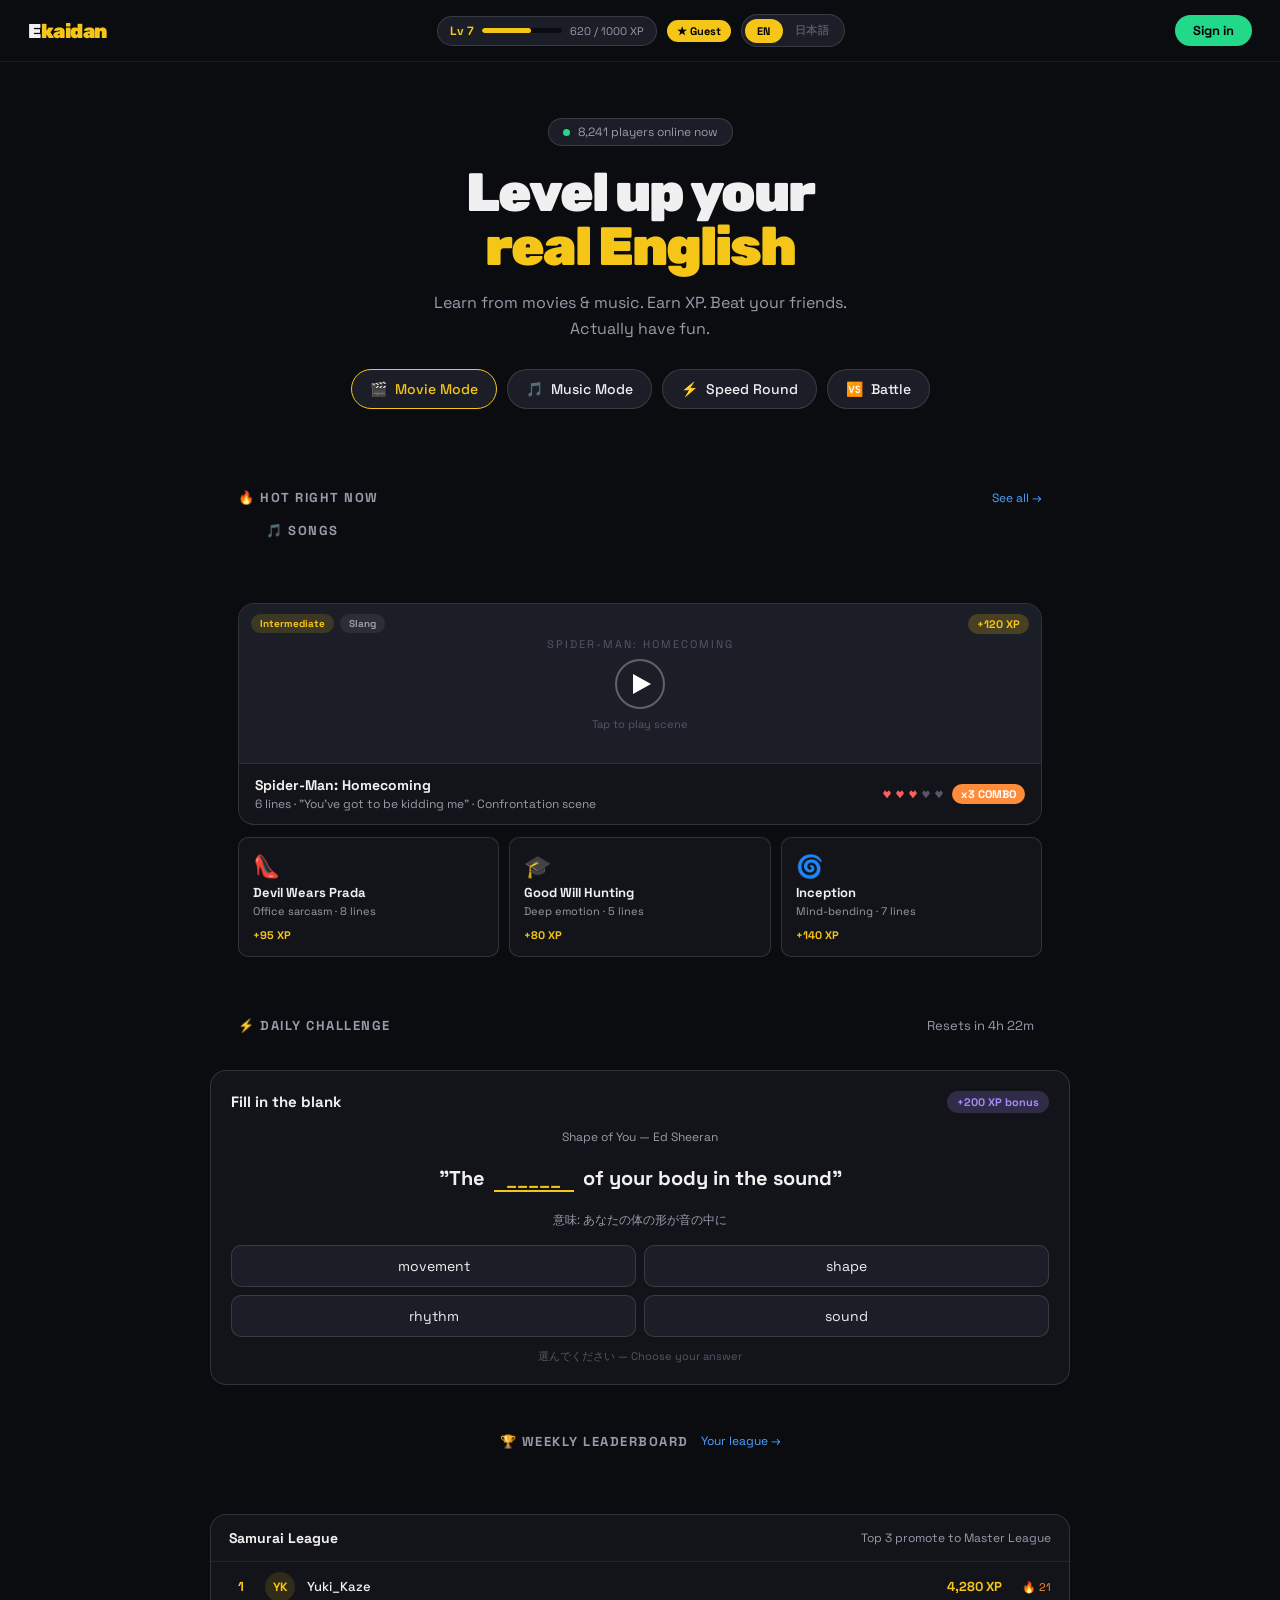
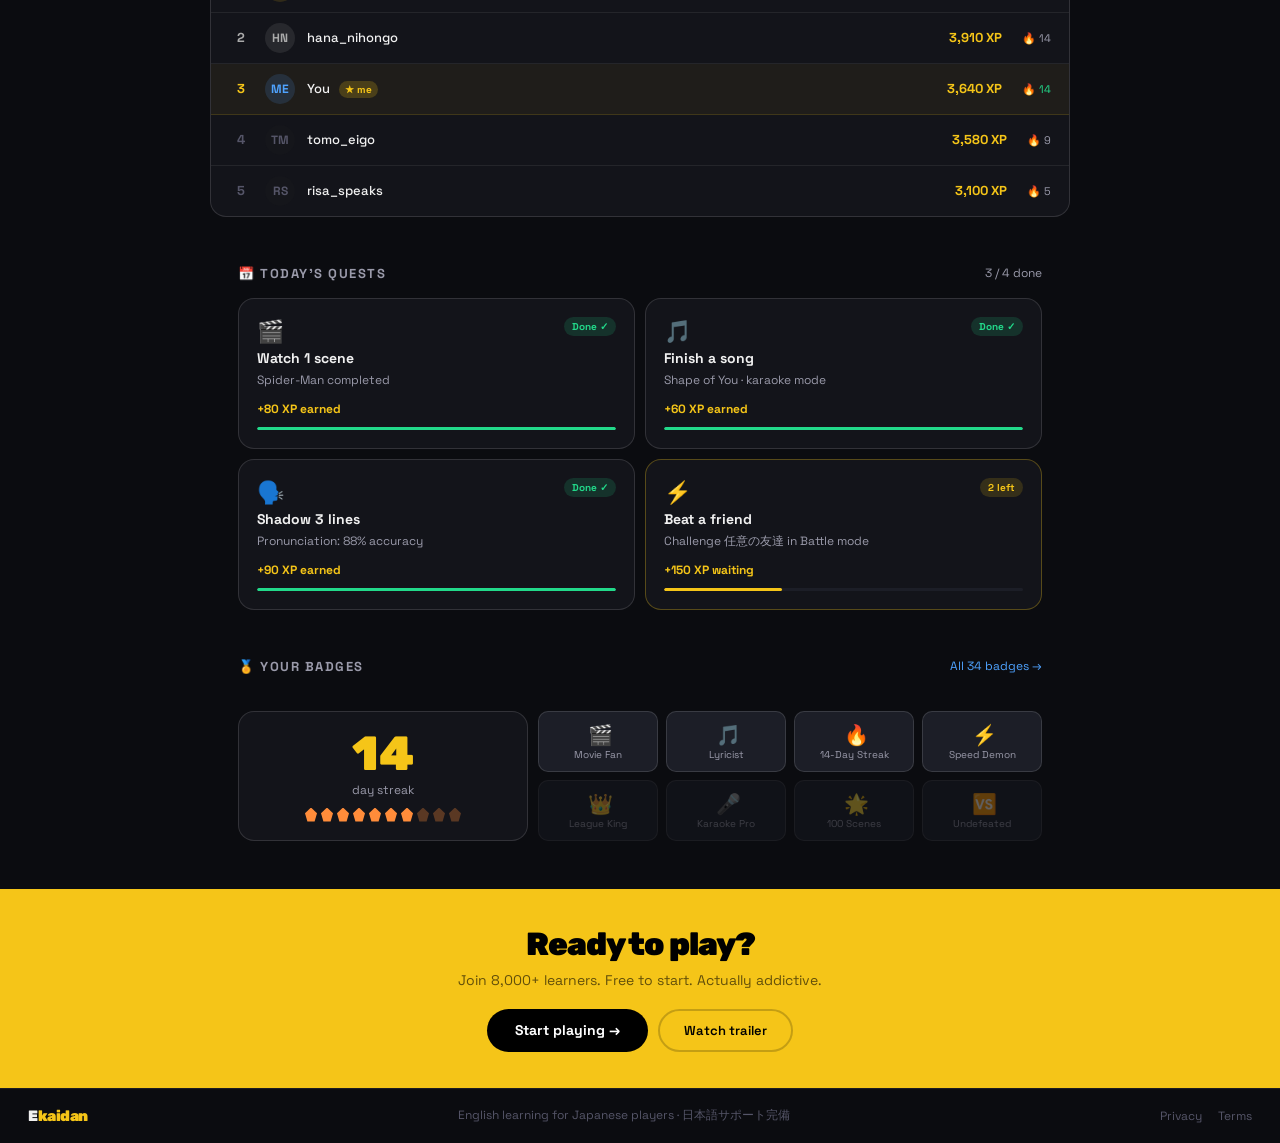
<file: index.html>
<!DOCTYPE html>
<html lang="en" data-lang="en">

<head>
  <meta property="og:title" content="Ekaidan - Learn English from Movies & Music">
  <meta property="og:description" content="Master real English using movie scenes and songs.">
  <meta charset="UTF-8">
  <meta name="viewport" content="width=device-width, initial-scale=1.0">
  <meta name="description" content="Ekaidan - gamified English learning from movies and music">
  <title>Ekaidan - Level up your real English</title>
  <link rel="stylesheet" href="style.css">
  <style>
    /* ── LANGUAGE TOGGLE ── */
    .lang-toggle-wrap {
      display: flex;
      align-items: center;
      background: var(--bg3);
      border: 0.5px solid var(--border2);
      border-radius: 100px;
      padding: 3px;
    }

    .lang-opt {
      font-size: 11px;
      font-weight: 700;
      padding: 5px 12px;
      border-radius: 100px;
      cursor: pointer;
      transition: all 0.18s;
      color: var(--txt3);
      letter-spacing: 0.5px;
      user-select: none;
    }

    .lang-opt.active {
      background: var(--yellow);
      color: #000;
    }

    [data-lang="en"] .t-jp {
      display: none !important;
    }

    [data-lang="jp"] .t-en {
      display: none !important;
    }

    [data-lang="jp"] .t-jp {
      display: inline !important;
    }

    /* ── STUDY MODAL ── */
    #study-modal {
      display: none;
      position: fixed;
      inset: 0;
      background: rgba(0, 0, 0, 0.85);
      z-index: 1000;
      overflow-y: auto;
      padding: 20px;
    }

    #study-modal.open {
      display: flex;
      align-items: flex-start;
      justify-content: center;
    }

    .study-box {
      background: var(--bg2);
      border: 0.5px solid var(--border2);
      border-radius: 16px;
      width: 100%;
      max-width: 580px;
      margin: 40px auto;
      overflow: hidden;
    }

    .study-header {
      background: var(--bg3);
      padding: 16px 20px;
      display: flex;
      align-items: center;
      justify-content: space-between;
      border-bottom: 0.5px solid var(--border);
    }

    .study-title {
      font-size: 16px;
      font-weight: 700;
    }

    .study-artist {
      font-size: 12px;
      color: var(--txt2);
      margin-top: 2px;
    }

    .study-close {
      background: none;
      border: none;
      color: var(--txt2);
      font-size: 22px;
      cursor: pointer;
      line-height: 1;
    }

    .study-close:hover {
      color: var(--txt);
    }

    .study-video {
      position: relative;
      padding-top: 56.25%;
      background: #000;
    }

    .study-video iframe {
      position: absolute;
      inset: 0;
      width: 100%;
      height: 100%;
      border: none;
    }

    .study-body {
      padding: 20px;
      display: flex;
      flex-direction: column;
      gap: 16px;
    }

    .study-section-label {
      font-size: 10px;
      font-weight: 700;
      letter-spacing: 1.5px;
      text-transform: uppercase;
      color: var(--txt3);
      margin-bottom: 8px;
    }

    .lyrics-block {
      background: var(--bg3);
      border: 0.5px solid var(--border);
      border-radius: 10px;
      padding: 14px 16px;
      font-size: 14px;
      line-height: 2;
      color: var(--txt);
    }

    .lyrics-block .lyric-line {
      display: block;
      padding: 2px 0;
      border-bottom: 0.5px solid var(--border);
      cursor: pointer;
      transition: color 0.15s;
    }

    .lyrics-block .lyric-line:last-child {
      border-bottom: none;
    }

    .lyrics-block .lyric-line:hover {
      color: var(--yellow);
    }

    .vocab-block {
      background: var(--bg3);
      border: 0.5px solid var(--border);
      border-radius: 10px;
      padding: 14px 16px;
      font-size: 13px;
      color: var(--txt2);
      line-height: 1.8;
      white-space: pre-line;
    }

    .quiz-block {
      background: var(--bg3);
      border: 0.5px solid var(--border2);
      border-radius: 10px;
      padding: 16px;
    }

    .quiz-question {
      font-size: 16px;
      font-weight: 700;
      text-align: center;
      margin-bottom: 16px;
      line-height: 1.6;
    }

    .quiz-blank {
      display: inline-block;
      border-bottom: 2px solid var(--yellow);
      min-width: 70px;
      text-align: center;
      color: var(--yellow);
      font-weight: 700;
      padding: 0 4px;
      margin: 0 4px;
    }

    .quiz-options {
      display: grid;
      grid-template-columns: 1fr 1fr;
      gap: 8px;
      margin-bottom: 12px;
    }

    .quiz-opt {
      background: var(--bg2);
      border: 0.5px solid var(--border2);
      padding: 10px 14px;
      border-radius: 8px;
      font-size: 14px;
      cursor: pointer;
      text-align: center;
      transition: all 0.15s;
      color: var(--txt);
    }

    .quiz-opt:hover {
      border-color: var(--blue);
      color: var(--blue);
    }

    .quiz-opt.correct {
      border-color: var(--green);
      background: rgba(34, 217, 138, 0.1);
      color: var(--green);
    }

    .quiz-opt.wrong {
      border-color: var(--red);
      background: rgba(255, 92, 92, 0.1);
      color: var(--red);
    }

    .quiz-hint {
      font-size: 12px;
      text-align: center;
      color: var(--txt3);
      min-height: 18px;
    }

    .xp-earn {
      background: rgba(245, 197, 24, 0.1);
      border: 0.5px solid rgba(245, 197, 24, 0.3);
      border-radius: 8px;
      padding: 10px 14px;
      font-size: 13px;
      color: var(--yellow);
      font-weight: 700;
      text-align: center;
      display: none;
    }

    .xp-earn.show {
      display: block;
    }

    /* ── PLAYER ── */
    #scene-player {
      display: none;
      position: fixed;
      inset: 0;
      background: rgba(0, 0, 0, 0.92);
      z-index: 999;
      align-items: center;
      justify-content: center;
    }

    #scene-player.open {
      display: flex;
    }

    .scene-player-box {
      background: #111;
      border-radius: 12px;
      padding: 20px;
      width: 100%;
      max-width: 620px;
      margin: 20px;
    }

    .scene-player-box h2 {
      font-size: 16px;
      margin-bottom: 14px;
      color: var(--txt);
    }

    .scene-player-box iframe {
      width: 100%;
      height: 300px;
      border: none;
      border-radius: 8px;
    }

    .scene-player-box button {
      margin-top: 12px;
      background: var(--bg3);
      border: 0.5px solid var(--border2);
      color: var(--txt2);
      padding: 8px 18px;
      border-radius: 8px;
      cursor: pointer;
      font-size: 13px;
    }

    /* ── SONGS MODAL ── */
    #songs-modal {
      display: none;
      position: fixed;
      inset: 0;
      background: rgba(0, 0, 0, 0.88);
      z-index: 1100;
      padding: 20px;
      overflow-y: auto;
      backdrop-filter: blur(6px);
      -webkit-backdrop-filter: blur(6px);
    }

    #songs-modal.open {
      display: flex;
      align-items: flex-start;
      justify-content: center;
    }

    .songs-modal-box {
      background: var(--bg2);
      border: 0.5px solid var(--border2);
      border-radius: 20px;
      width: 100%;
      max-width: 860px;
      margin: 40px auto;
      overflow: hidden;
      animation: modalSlideUp 0.25s cubic-bezier(0.16, 1, 0.3, 1);
    }

    @keyframes modalSlideUp {
      from {
        opacity: 0;
        transform: translateY(24px) scale(0.98);
      }

      to {
        opacity: 1;
        transform: translateY(0) scale(1);
      }
    }

    .songs-modal-header {
      background: var(--bg3);
      padding: 18px 24px;
      display: flex;
      align-items: center;
      justify-content: space-between;
      border-bottom: 0.5px solid var(--border);
      position: sticky;
      top: 0;
      z-index: 10;
    }

    .songs-modal-header-left {
      display: flex;
      align-items: center;
      gap: 12px;
    }

    .songs-modal-title {
      font-size: 18px;
      font-weight: 700;
    }

    .songs-modal-count {
      font-size: 12px;
      font-weight: 600;
      color: var(--txt3);
      background: var(--bg2);
      border: 0.5px solid var(--border);
      border-radius: 100px;
      padding: 3px 10px;
    }

    .songs-modal-close {
      background: var(--bg2);
      border: 0.5px solid var(--border2);
      color: var(--txt2);
      width: 34px;
      height: 34px;
      border-radius: 50%;
      font-size: 16px;
      cursor: pointer;
      display: flex;
      align-items: center;
      justify-content: center;
      transition: all 0.15s;
      flex-shrink: 0;
    }

    .songs-modal-close:hover {
      color: var(--txt);
      background: var(--bg3);
      border-color: var(--border2);
    }

    .songs-modal-grid {
      display: grid;
      grid-template-columns: repeat(auto-fill, minmax(250px, 1fr));
      gap: 10px;
      padding: 20px 24px 28px;
    }

    .songs-modal-card {
      background: var(--bg3);
      border: 0.5px solid var(--border);
      border-radius: 12px;
      padding: 14px 16px;
      cursor: pointer;
      transition: border-color 0.18s, background 0.18s, transform 0.18s;
      display: flex;
      align-items: center;
      gap: 14px;
      position: relative;
      overflow: hidden;
    }

    .songs-modal-card:hover {
      border-color: rgba(245, 197, 24, 0.5);
      background: rgba(245, 197, 24, 0.04);
      transform: translateY(-2px);
    }

    .songs-modal-card .smc-icon {
      font-size: 24px;
      width: 46px;
      height: 46px;
      background: var(--bg2);
      border-radius: 10px;
      display: flex;
      align-items: center;
      justify-content: center;
      flex-shrink: 0;
      border: 0.5px solid var(--border);
    }

    .songs-modal-card .smc-info {
      flex: 1;
      min-width: 0;
    }

    .songs-modal-card .smc-title {
      font-size: 14px;
      font-weight: 700;
      white-space: nowrap;
      overflow: hidden;
      text-overflow: ellipsis;
      color: var(--txt);
    }

    .songs-modal-card .smc-artist {
      font-size: 12px;
      color: var(--txt3);
      margin-top: 2px;
      white-space: nowrap;
      overflow: hidden;
      text-overflow: ellipsis;
    }

    .songs-modal-card .smc-xp {
      font-size: 11px;
      font-weight: 700;
      color: var(--yellow);
      background: rgba(245, 197, 24, 0.1);
      border-radius: 6px;
      padding: 2px 8px;
      margin-top: 6px;
      display: inline-block;
    }

    .songs-modal-card .smc-play {
      width: 34px;
      height: 34px;
      border-radius: 50%;
      background: var(--yellow);
      display: flex;
      align-items: center;
      justify-content: center;
      flex-shrink: 0;
      color: #000;
      font-size: 12px;
      opacity: 0;
      transform: scale(0.8);
      transition: opacity 0.18s, transform 0.18s;
    }

    .songs-modal-card:hover .smc-play {
      opacity: 1;
      transform: scale(1);
    }

    /* ── SEE MORE BUTTON ── */
    .songs-see-more {
      display: flex;
      align-items: center;
      justify-content: center;
      margin-top: 12px;
    }

    .see-more-btn {
      background: var(--bg3);
      border: 0.5px solid var(--border2);
      color: var(--txt2);
      padding: 9px 22px;
      border-radius: 100px;
      font-size: 13px;
      font-weight: 600;
      cursor: pointer;
      transition: all 0.18s;
      font-family: inherit;
      display: flex;
      align-items: center;
      gap: 6px;
    }

    .see-more-btn:hover {
      border-color: var(--yellow);
      color: var(--yellow);
      background: rgba(245, 197, 24, 0.06);
    }

    .see-more-btn .btn-count {
      background: rgba(245, 197, 24, 0.15);
      color: var(--yellow);
      border-radius: 100px;
      padding: 1px 8px;
      font-size: 11px;
    }
  </style>
</head>

<body>

  <!-- ── NAV ── -->
  <nav>
    <div class="logo">E<span>kaidan</span></div>
    <div style="display:flex;align-items:center;gap:10px">
      <div class="xp-bar-mini">
        <div class="xp-label">Lv 7</div>
        <div class="xp-track">
          <div class="xp-fill" id="xpfill"></div>
        </div>
        <div style="font-size:11px;color:var(--txt2)" id="xpnum">620 / 1000 XP</div>
      </div>
      <div class="level-badge">★ Samurai</div>
      <div class="lang-toggle-wrap" id="lang-toggle">
        <div class="lang-opt active" data-l="en">EN</div>
        <div class="lang-opt" data-l="jp">日本語</div>
      </div>
    </div>
    <button class="nav-btn">
      <span class="t-en">Play now</span>
      <span class="t-jp">遊ぶ</span>
    </button>
  </nav>

  <!-- ── HERO ── -->
  <div class="hero">
    <div class="hero-eyebrow">
      <div class="pulse"></div>
      <span class="t-en">8,241 players online now</span>
      <span class="t-jp">今8,241人がプレイ中</span>
    </div>
    <h1>
      <span class="t-en">Level up your<br><span class="hl">real English</span></span>
      <span class="t-jp">本物の英語で<br><span class="hl">レベルアップ</span></span>
    </h1>
    <p>
      <span class="t-en">Learn from movies & music. Earn XP. Beat your friends. Actually have fun.</span>
      <span class="t-jp">映画と音楽で英語を学ぼう。XPを稼いで、友達に勝とう。本当に楽しい。</span>
    </p>
    <div class="modes-row">
      <div class="mode-btn active" id="m1">🎬 <span class="t-en">Movie Mode</span><span class="t-jp">映画モード</span></div>
      <div class="mode-btn" id="m2">🎵 <span class="t-en">Music Mode</span><span class="t-jp">音楽モード</span></div>
      <div class="mode-btn" id="m3">⚡ <span class="t-en">Speed Round</span><span class="t-jp">スピードラウンド</span></div>
      <div class="mode-btn" id="m4">🆚 <span class="t-en">Battle</span><span class="t-jp">バトル</span></div>
    </div>
  </div>

  <!-- ── HOT RIGHT NOW ── -->
  <div class="section">
    <div class="sec-head">
      <div class="sec-title">
        🔥 <span class="t-en">Hot right now</span><span class="t-jp">今人気</span>
      </div>
      <div class="sec-link">
        <span class="t-en">See all →</span><span class="t-jp">すべて見る →</span>
      </div>
    </div>

    <!-- ── SONGS ── -->
    <div class="section">
      <div class="sec-head">
        <div class="sec-title">🎵 <span class="t-en">Songs</span><span class="t-jp">楽曲</span></div>
      </div>
      <div class="songs-container" id="songs-grid" style="display:grid;grid-template-columns:repeat(3,1fr);gap:10px">
      </div>
      <!-- See more button injected here by JS -->
    </div>

    <div class="scene-card-big">
      <div class="scene-screen">
        <div class="screen-inner">
          <div class="movie-title">Spider-Man: Homecoming</div>
          <div class="play-circle">
            <div class="play-tri"></div>
          </div>
          <div style="font-size:11px;color:var(--txt3);margin-top:8px">
            <span class="t-en">Tap to play scene</span>
            <span class="t-jp">タップして再生</span>
          </div>
        </div>
        <div class="scene-tags">
          <span class="tag diff-med">
            <span class="t-en">Intermediate</span><span class="t-jp">中級</span>
          </span>
          <span class="tag genre">Slang</span>
        </div>
        <div class="xp-tag">+120 XP</div>
      </div>
      <div class="scene-bottom">
        <div class="scene-info">
          <div class="title">Spider-Man: Homecoming</div>
          <div class="sub">
            <span class="t-en">6 lines · "You've got to be kidding me" · Confrontation scene</span>
            <span class="t-jp">6行 · スラング · 対立シーン</span>
          </div>
        </div>
        <div class="scene-meta">
          <div class="hearts">
            <div class="heart"></div>
            <div class="heart"></div>
            <div class="heart"></div>
            <div class="heart" style="background:var(--txt3)"></div>
            <div class="heart" style="background:var(--txt3)"></div>
          </div>
          <div class="combo-badge">x3 COMBO</div>
        </div>
      </div>
    </div>

    <div class="cards-3">
      <div class="mini-card">
        <div class="mc-icon">👠</div>
        <div class="mc-title">Devil Wears Prada</div>
        <div class="mc-sub"><span class="t-en">Office sarcasm · 8 lines</span><span class="t-jp">オフィス皮肉 · 8行</span>
        </div>
        <div class="mc-xp">+95 XP</div>
      </div>
      <div class="mini-card">
        <div class="mc-icon">🎓</div>
        <div class="mc-title">Good Will Hunting</div>
        <div class="mc-sub"><span class="t-en">Deep emotion · 5 lines</span><span class="t-jp">感情表現 · 5行</span></div>
        <div class="mc-xp">+80 XP</div>
      </div>
      <div class="mini-card">
        <div class="mc-icon">🌀</div>
        <div class="mc-title">Inception</div>
        <div class="mc-sub"><span class="t-en">Mind-bending · 7 lines</span><span class="t-jp">難解 · 7行</span></div>
        <div class="mc-xp">+140 XP</div>
      </div>
    </div>
  </div>

  <!-- ── PUBLISHED SCENES ── -->
  <div id="dynamic-scenes-section" style="max-width:860px;margin:0 auto;padding:0 28px 48px;display:none">
    <div class="sec-head">
      <div class="sec-title">🎬 <span class="t-en">Published Scenes</span><span class="t-jp">公開シーン</span></div>
    </div>
    <div class="cards-3" id="dynamic-scenes-grid"></div>
  </div>

  <!-- ── DAILY CHALLENGE ── -->
  <div style="max-width:860px;margin:0 auto;padding:0 28px 20px">
    <div class="sec-head">
      <div class="sec-title">⚡ <span class="t-en">Daily challenge</span><span class="t-jp">デイリーチャレンジ</span></div>
      <div class="ch-timer">
        <span class="t-en">Resets in 4h 22m</span>
        <span class="t-jp">4時間22分後にリセット</span>
        <div class="timer-track">
          <div class="timer-fill" id="tfill" style="width:82%"></div>
        </div>
      </div>
    </div>
  </div>
  <div class="challenge-section">
    <div class="ch-head">
      <div class="ch-title">
        <span class="t-en">Fill in the blank</span>
        <span class="t-jp">空欄を埋めよう</span>
      </div>
      <div class="ch-badge">+200 XP bonus</div>
    </div>
    <div style="font-size:12px;color:var(--txt2);margin-bottom:4px;text-align:center">Shape of You — Ed Sheeran</div>
    <div class="ch-question">
      "The <div class="blank" id="blank1">_____</div> of your body in the sound"
    </div>
    <div style="font-size:12px;color:var(--txt2);text-align:center;margin-bottom:16px">
      <span class="t-en">意味: あなたの体の形が音の中に</span>
      <span class="t-jp">Meaning: The shape of your body in the sound</span>
    </div>
    <div class="ch-options">
      <div class="ch-opt" onclick="answer(this,'wrong')">movement</div>
      <div class="ch-opt" onclick="answer(this,'correct')">shape</div>
      <div class="ch-opt" onclick="answer(this,'wrong')">rhythm</div>
      <div class="ch-opt" onclick="answer(this,'wrong')">sound</div>
    </div>
    <div style="font-size:11px;color:var(--txt3);text-align:center;margin-top:12px" id="hint">
      <span class="t-en">選んでください — Choose your answer</span>
      <span class="t-jp">答えを選んでください</span>
    </div>
  </div>

  <!-- ── LEADERBOARD ── -->
  <div class="section">
    <div class="sec-head" style="justify-content:center;gap:12px;flex-wrap:wrap;text-align:center;">
      <div class="sec-title">🏆 <span class="t-en">Weekly leaderboard</span><span class="t-jp">週間ランキング</span></div>
      <div class="sec-link">
        <span class="t-en">Your league →</span><span class="t-jp">あなたのリーグ →</span>
      </div>
    </div>
  </div>
  <div class="leaderboard">
    <div class="lb-head">
      <div class="lb-title"><span class="t-en">Samurai League</span><span class="t-jp">侍リーグ</span></div>
      <div class="lb-sub"><span class="t-en">Top 3 promote to Master League</span><span
          class="t-jp">上位3人がマスターリーグへ</span></div>
    </div>
    <div class="lb-row">
      <div class="lb-rank gold">1</div>
      <div class="lb-avatar" style="background:#f5c51822;color:var(--yellow)">YK</div>
      <div class="lb-name">Yuki_Kaze</div>
      <div class="lb-score">4,280 XP</div>
      <div class="lb-streak" style="color:var(--orange)">🔥 21</div>
    </div>
    <div class="lb-row">
      <div class="lb-rank silver">2</div>
      <div class="lb-avatar" style="background:#aaa2;color:#aaa">HN</div>
      <div class="lb-name">hana_nihongo</div>
      <div class="lb-score">3,910 XP</div>
      <div class="lb-streak">🔥 14</div>
    </div>
    <div class="lb-row me">
      <div class="lb-rank" style="color:var(--yellow)">3</div>
      <div class="lb-avatar" style="background:rgba(79,163,255,0.15);color:var(--blue)">ME</div>
      <div class="lb-name">
        <span class="t-en">You</span><span class="t-jp">あなた</span>
        <span class="lb-you">★ me</span>
      </div>
      <div class="lb-score">3,640 XP</div>
      <div class="lb-streak" style="color:var(--green)">🔥 14</div>
    </div>
    <div class="lb-row">
      <div class="lb-rank">4</div>
      <div class="lb-avatar" style="background:#2222;color:var(--txt3)">TM</div>
      <div class="lb-name">tomo_eigo</div>
      <div class="lb-score">3,580 XP</div>
      <div class="lb-streak">🔥 9</div>
    </div>
    <div class="lb-row">
      <div class="lb-rank">5</div>
      <div class="lb-avatar" style="background:#2222;color:var(--txt3)">RS</div>
      <div class="lb-name">risa_speaks</div>
      <div class="lb-score">3,100 XP</div>
      <div class="lb-streak">🔥 5</div>
    </div>
  </div>

  <!-- ── DAILY QUESTS ── -->
  <div style="max-width:860px;margin:24px auto 0;padding:0 28px">
    <div class="sec-head">
      <div class="sec-title">📅 <span class="t-en">Today's quests</span><span class="t-jp">今日のクエスト</span></div>
      <div style="font-size:12px;color:var(--txt2)">3 / 4 <span class="t-en">done</span><span class="t-jp">完了</span>
      </div>
    </div>
  </div>
  <div class="daily-row">
    <div class="daily-card">
      <div class="dc-top">
        <div class="dc-icon">🎬</div>
        <div class="dc-done"><span class="t-en">Done ✓</span><span class="t-jp">完了 ✓</span></div>
      </div>
      <div class="dc-title"><span class="t-en">Watch 1 scene</span><span class="t-jp">シーンを1つ見る</span></div>
      <div class="dc-sub"><span class="t-en">Spider-Man completed</span><span class="t-jp">スパイダーマン完了</span></div>
      <div class="dc-xp">+80 XP <span class="t-en">earned</span><span class="t-jp">獲得</span></div>
      <div class="dc-progress">
        <div class="dc-fill" style="width:100%"></div>
      </div>
    </div>
    <div class="daily-card">
      <div class="dc-top">
        <div class="dc-icon">🎵</div>
        <div class="dc-done"><span class="t-en">Done ✓</span><span class="t-jp">完了 ✓</span></div>
      </div>
      <div class="dc-title"><span class="t-en">Finish a song</span><span class="t-jp">曲を1曲完了</span></div>
      <div class="dc-sub"><span class="t-en">Shape of You · karaoke mode</span><span class="t-jp">Shape of You ·
          カラオケモード</span></div>
      <div class="dc-xp">+60 XP <span class="t-en">earned</span><span class="t-jp">獲得</span></div>
      <div class="dc-progress">
        <div class="dc-fill" style="width:100%"></div>
      </div>
    </div>
    <div class="daily-card">
      <div class="dc-top">
        <div class="dc-icon">🗣️</div>
        <div class="dc-done"><span class="t-en">Done ✓</span><span class="t-jp">完了 ✓</span></div>
      </div>
      <div class="dc-title"><span class="t-en">Shadow 3 lines</span><span class="t-jp">3行シャドーイング</span></div>
      <div class="dc-sub"><span class="t-en">Pronunciation: 88% accuracy</span><span class="t-jp">発音精度: 88%</span></div>
      <div class="dc-xp">+90 XP <span class="t-en">earned</span><span class="t-jp">獲得</span></div>
      <div class="dc-progress">
        <div class="dc-fill" style="width:100%"></div>
      </div>
    </div>
    <div class="daily-card" style="border-color:rgba(245,197,24,0.3)">
      <div class="dc-top">
        <div class="dc-icon">⚡</div>
        <div class="dc-pending"><span class="t-en">2 left</span><span class="t-jp">あと2つ</span></div>
      </div>
      <div class="dc-title"><span class="t-en">Beat a friend</span><span class="t-jp">友達に勝つ</span></div>
      <div class="dc-sub"><span class="t-en">Challenge 任意の友達 in Battle mode</span><span class="t-jp">バトルモードで友達に挑戦</span>
      </div>
      <div class="dc-xp">+150 XP <span class="t-en">waiting</span><span class="t-jp">待機中</span></div>
      <div class="dc-progress">
        <div class="dc-fill" style="width:33%;background:var(--yellow)"></div>
      </div>
    </div>
  </div>

  <!-- ── BADGES ── -->
  <div style="max-width:860px;margin:0 auto;padding:0 28px 20px">
    <div class="sec-head">
      <div class="sec-title">🏅 <span class="t-en">Your badges</span><span class="t-jp">あなたのバッジ</span></div>
      <div class="sec-link"><span class="t-en">All 34 badges →</span><span class="t-jp">全34バッジ →</span></div>
    </div>
  </div>
  <div class="streak-row">
    <div class="streak-big">
      <div class="streak-num" id="streaknum">14</div>
      <div class="streak-sub"><span class="t-en">day streak</span><span class="t-jp">日連続</span></div>
      <div class="flame-row">
        <div class="flame lit"></div>
        <div class="flame lit"></div>
        <div class="flame lit"></div>
        <div class="flame lit"></div>
        <div class="flame lit"></div>
        <div class="flame lit"></div>
        <div class="flame lit"></div>
        <div class="flame"></div>
        <div class="flame"></div>
        <div class="flame"></div>
      </div>
    </div>
    <div class="badges-grid">
      <div class="badge-item">
        <div class="badge-icon">🎬</div>
        <div class="badge-name"><span class="t-en">Movie Fan</span><span class="t-jp">映画ファン</span></div>
      </div>
      <div class="badge-item">
        <div class="badge-icon">🎵</div>
        <div class="badge-name"><span class="t-en">Lyricist</span><span class="t-jp">作詞家</span></div>
      </div>
      <div class="badge-item">
        <div class="badge-icon">🔥</div>
        <div class="badge-name"><span class="t-en">14-Day Streak</span><span class="t-jp">14日連続</span></div>
      </div>
      <div class="badge-item">
        <div class="badge-icon">⚡</div>
        <div class="badge-name"><span class="t-en">Speed Demon</span><span class="t-jp">スピード悪魔</span></div>
      </div>
      <div class="badge-item locked">
        <div class="badge-icon">👑</div>
        <div class="badge-name"><span class="t-en">League King</span><span class="t-jp">リーグ王</span></div>
      </div>
      <div class="badge-item locked">
        <div class="badge-icon">🎤</div>
        <div class="badge-name"><span class="t-en">Karaoke Pro</span><span class="t-jp">カラオケ名人</span></div>
      </div>
      <div class="badge-item locked">
        <div class="badge-icon">🌟</div>
        <div class="badge-name"><span class="t-en">100 Scenes</span><span class="t-jp">100シーン</span></div>
      </div>
      <div class="badge-item locked">
        <div class="badge-icon">🆚</div>
        <div class="badge-name"><span class="t-en">Undefeated</span><span class="t-jp">無敵</span></div>
      </div>
    </div>
  </div>

  <!-- ── CTA ── -->
  <div class="cta-band">
    <h2><span class="t-en">Ready to play?</span><span class="t-jp">さあ、始めよう！</span></h2>
    <p>
      <span class="t-en">Join 8,000+ learners. Free to start. Actually addictive.</span>
      <span class="t-jp">8,000人以上が参加中。無料スタート。本当にハマる。</span>
    </p>
    <div class="cta-row">
      <button class="cta-dark"><span class="t-en">Start playing →</span><span class="t-jp">プレイ開始 →</span></button>
      <button class="cta-ghost"><span class="t-en">Watch trailer</span><span class="t-jp">予告編を見る</span></button>
    </div>
  </div>

  <!-- ── FOOTER ── -->
  <footer>
    <div class="logo" style="font-size:15px">E<span>kaidan</span></div>
    <div>
      <span class="t-en">English learning for Japanese players · 日本語サポート完備</span>
      <span class="t-jp">日本人向け英語学習 · English support available</span>
    </div>
    <div style="display:flex;gap:16px">
      <span style="cursor:pointer"><span class="t-en">Privacy</span><span class="t-jp">プライバシー</span></span>
      <span style="cursor:pointer"><span class="t-en">Terms</span><span class="t-jp">利用規約</span></span>
    </div>
  </footer>

  <!-- ── STUDY MODAL ── -->
  <div id="study-modal">
    <div class="study-box">
      <div class="study-header">
        <div>
          <div class="study-title" id="study-title">Song Title</div>
          <div class="study-artist" id="study-artist">Artist</div>
        </div>
        <button class="study-close" onclick="closeStudy()">✕</button>
      </div>
      <div class="study-video" id="study-video-wrap">
        <iframe id="study-iframe" allowfullscreen allow="autoplay"></iframe>
      </div>
      <div class="study-body">
        <div id="study-lyrics-section">
          <div class="study-section-label">📝 <span class="t-en">Lyrics</span><span class="t-jp">歌詞</span></div>
          <div class="lyrics-block" id="study-lyrics"></div>
        </div>
        <div id="study-vocab-section">
          <div class="study-section-label">📖 <span class="t-en">Key Vocabulary</span><span class="t-jp">重要単語</span>
          </div>
          <div class="vocab-block" id="study-vocab"></div>
        </div>
        <div class="quiz-block" id="study-quiz" style="display:none">
          <div class="study-section-label">🧠 <span class="t-en">Fill in the Blank</span><span
              class="t-jp">空欄を埋めよう</span></div>
          <div class="quiz-question" id="quiz-question"></div>
          <div class="quiz-options" id="quiz-options"></div>
          <div class="quiz-hint" id="quiz-hint">
            <span class="t-en">Choose your answer</span><span class="t-jp">答えを選んでください</span>
          </div>
        </div>
        <div class="xp-earn" id="xp-earn-banner"></div>
      </div>
    </div>
  </div>

  <!-- ── SCENE PLAYER ── -->
  <div id="scene-player">
    <div class="scene-player-box">
      <h2 id="scene-player-title"></h2>
      <iframe id="scene-player-iframe" allowfullscreen></iframe>
      <button onclick="closeScenePlayer()">✕ <span class="t-en">Close</span><span class="t-jp">閉じる</span></button>
    </div>
  </div>

  <!-- ── SONGS MODAL ── -->
  <div id="songs-modal">
    <div class="songs-modal-box">
      <div class="songs-modal-header">
        <div class="songs-modal-header-left">
          <div class="songs-modal-title">🎵 <span class="t-en">All Songs</span><span class="t-jp">全楽曲</span></div>
          <div class="songs-modal-count" id="songs-modal-count">0</div>
        </div>
        <button class="songs-modal-close" onclick="closeSongsModal()">✕</button>
      </div>
      <div class="songs-modal-grid" id="songs-modal-grid"></div>
    </div>
  </div>

  <!-- ── LEADERBOARD MODAL ── -->
  <div id="leaderboard-modal"
    style="display:none;position:fixed;inset:0;background:rgba(0,0,0,0.9);z-index:1000;padding:20px;overflow-y:auto">
    <div
      style="background:var(--bg2);border:0.5px solid var(--border2);border-radius:16px;width:100%;max-width:500px;margin:40px auto;padding:20px">
      <div style="display:flex;align-items:center;justify-content:space-between;margin-bottom:20px">
        <h2 style="font-size:18px">🏆 <span class="t-en">Full Leaderboard</span><span class="t-jp">全ランキング</span></h2>
        <button onclick="closeLeaderboardModal()"
          style="background:none;border:none;color:var(--txt2);font-size:22px;cursor:pointer">✕</button>
      </div>
      <div id="full-leaderboard-content"></div>
    </div>
  </div>

  <!-- ── BADGES MODAL ── -->
  <div id="badges-modal"
    style="display:none;position:fixed;inset:0;background:rgba(0,0,0,0.9);z-index:1000;padding:20px;overflow-y:auto">
    <div
      style="background:var(--bg2);border:0.5px solid var(--border2);border-radius:16px;width:100%;max-width:600px;margin:40px auto;padding:20px">
      <div style="display:flex;align-items:center;justify-content:space-between;margin-bottom:20px">
        <h2 style="font-size:18px">🏅 <span class="t-en">All Badges</span><span class="t-jp">全バッジ</span></h2>
        <button onclick="closeBadgesModal()"
          style="background:none;border:none;color:var(--txt2);font-size:22px;cursor:pointer">✕</button>
      </div>
      <div id="all-badges-content"
        style="display:grid;grid-template-columns:repeat(auto-fill,minmax(120px,1fr));gap:12px"></div>
    </div>
  </div>

  <script>
    /* ── LANGUAGE TOGGLE ── */
    const htmlEl = document.documentElement;
    document.querySelectorAll('.lang-opt').forEach(opt => {
      opt.addEventListener('click', function () {
        document.querySelectorAll('.lang-opt').forEach(o => o.classList.remove('active'));
        this.classList.add('active');
        htmlEl.setAttribute('data-lang', this.dataset.l);
        localStorage.setItem('ekaidan_lang', this.dataset.l);
      });
    });
    const savedLang = localStorage.getItem('ekaidan_lang');
    if (savedLang) {
      htmlEl.setAttribute('data-lang', savedLang);
      document.querySelectorAll('.lang-opt').forEach(o => {
        o.classList.toggle('active', o.dataset.l === savedLang);
      });
    }

    /* ── Mode buttons ── */
    document.querySelectorAll('.mode-btn').forEach(btn => {
      btn.addEventListener('click', function () {
        document.querySelectorAll('.mode-btn').forEach(b => b.classList.remove('active'));
        this.classList.add('active');
      });
    });

    /* ── Daily challenge answer ── */
    function answer(el, result) {
      if (document.querySelector('.ch-opt.correct') || document.querySelector('.ch-opt.wrong')) return;
      el.classList.add(result);
      const hint = document.getElementById('hint');
      const blank = document.getElementById('blank1');
      const lang = htmlEl.getAttribute('data-lang');
      if (result === 'correct') {
        blank.textContent = 'shape';
        hint.textContent = lang === 'jp'
          ? '✓ 正解！ "shape" = 形 · +200 XP！'
          : '✓ 正解！ "shape" = 形 · +200 XP!';
        hint.style.color = 'var(--green)';
        let cur = 62;
        const iv = setInterval(() => {
          cur = Math.min(cur + 2, 82);
          document.getElementById('xpfill').style.width = cur + '%';
          document.getElementById('xpnum').textContent = Math.round(cur * 10) + ' / 1000 XP';
          if (cur >= 82) clearInterval(iv);
        }, 30);
      } else {
        hint.textContent = lang === 'jp'
          ? '✗ 不正解。正解は "shape" — 「形」'
          : '✗ 不正解。 "shape" が正解 — "形"という意味。';
        hint.style.color = 'var(--red)';
        document.querySelectorAll('.ch-opt').forEach(o => {
          if (o.textContent.trim() === 'shape') o.classList.add('correct');
        });
      }
    }

    /* ── Streak pulse ── */
    setInterval(() => {
      const el = document.getElementById('streaknum');
      el.style.transform = 'scale(1.08)';
      setTimeout(() => el.style.transform = 'scale(1)', 300);
    }, 4000);

    /* ── Daily challenge timer ── */
    let timerW = 82;
    setInterval(() => {
      timerW = Math.max(timerW - 0.02, 0);
      const tf = document.getElementById('tfill');
      if (tf) tf.style.width = timerW.toFixed(1) + '%';
    }, 100);

    /* ── Scene player ── */
    function openScenePlayer(title, youtubeId) {
      document.getElementById('scene-player-title').textContent = title;
      document.getElementById('scene-player-iframe').src = `https://www.youtube.com/embed/${youtubeId}?autoplay=1`;
      document.getElementById('scene-player').classList.add('open');
    }
    function closeScenePlayer() {
      document.getElementById('scene-player-iframe').src = '';
      document.getElementById('scene-player').classList.remove('open');
    }

    /* ── Study modal ── */
    function openStudy(song) {
      document.getElementById('study-title').textContent = song.title;
      document.getElementById('study-artist').textContent = song.artist || '';
      const iframe = document.getElementById('study-iframe');
      if (song.youtube_id) {
        iframe.src = `https://www.youtube.com/embed/${song.youtube_id}?autoplay=1`;
        document.getElementById('study-video-wrap').style.display = '';
      } else {
        iframe.src = '';
        document.getElementById('study-video-wrap').style.display = 'none';
      }
      const lyrics = song.lyrics || [];
      const lyricsSection = document.getElementById('study-lyrics-section');
      if (lyrics.length) {
        document.getElementById('study-lyrics').innerHTML = lyrics.map(l => `<span class="lyric-line">${l}</span>`).join('');
        lyricsSection.style.display = '';
      } else { lyricsSection.style.display = 'none'; }
      const vocabSection = document.getElementById('study-vocab-section');
      if (song.vocab && song.vocab.trim()) {
        document.getElementById('study-vocab').textContent = song.vocab;
        vocabSection.style.display = '';
      } else { vocabSection.style.display = 'none'; }
      buildQuiz(lyrics);
      document.getElementById('xp-earn-banner').classList.remove('show');
      document.getElementById('study-modal').classList.add('open');
    }

    function buildQuiz(lyrics) {
      const quizEl = document.getElementById('study-quiz');
      const line = lyrics.find(l => l.split(' ').length >= 4);
      if (!line) { quizEl.style.display = 'none'; return; }
      const words = line.split(' ');
      const answerIdx = words.slice(1).findIndex(w => w.length > 3) + 1;
      if (answerIdx <= 0) { quizEl.style.display = 'none'; return; }
      const ans = words[answerIdx].replace(/[^a-zA-Z']/g, '');
      if (!ans) { quizEl.style.display = 'none'; return; }
      document.getElementById('quiz-question').innerHTML = '"' + words.map((w, i) =>
        i === answerIdx ? `<span class="quiz-blank" id="quiz-blank">_____</span>` : w
      ).join(' ') + '"';
      const opts = shuffle([ans, ...generateDistractors(ans)]);
      const optionsEl = document.getElementById('quiz-options');
      optionsEl.innerHTML = '';
      opts.forEach(opt => {
        const btn = document.createElement('div');
        btn.className = 'quiz-opt';
        btn.textContent = opt;
        btn.onclick = () => handleQuizAnswer(btn, opt, ans, optionsEl);
        optionsEl.appendChild(btn);
      });
      quizEl.style.display = '';
    }

    function handleQuizAnswer(btn, chosen, correct, optionsEl) {
      if (optionsEl.querySelector('.correct') || optionsEl.querySelector('.wrong')) return;
      const lang = htmlEl.getAttribute('data-lang');
      const hint = document.getElementById('quiz-hint');
      const blank = document.getElementById('quiz-blank');
      const banner = document.getElementById('xp-earn-banner');
      if (chosen === correct) {
        btn.classList.add('correct');
        if (blank) blank.textContent = correct;
        hint.textContent = lang === 'jp' ? '✓ 正解！' : '✓ 正解！ Correct!';
        hint.style.color = 'var(--green)';
        banner.textContent = '🎉 +XP earned! Great work!';
        banner.classList.add('show');
      } else {
        btn.classList.add('wrong');
        hint.textContent = lang === 'jp' ? `✗ 不正解。正解は "${correct}"` : `✗ 不正解。 The answer was "${correct}"`;
        hint.style.color = 'var(--red)';
        optionsEl.querySelectorAll('.quiz-opt').forEach(o => { if (o.textContent === correct) o.classList.add('correct'); });
      }
    }

    function generateDistractors(word) {
      const pool = ['the', 'and', 'you', 'love', 'know', 'feel', 'time', 'make', 'come', 'going', 'never', 'always', 'every', 'heart', 'night'];
      return shuffle(pool.filter(w => w !== word.toLowerCase())).slice(0, 3);
    }
    function shuffle(arr) { return [...arr].sort(() => Math.random() - 0.5); }

    function closeStudy() {
      document.getElementById('study-iframe').src = '';
      document.getElementById('study-modal').classList.remove('open');
    }

    /* ── Songs modal ── */
    function openSongsModal() {
      document.getElementById('songs-modal').classList.add('open');
      document.body.style.overflow = 'hidden';
    }
    function closeSongsModal() {
      document.getElementById('songs-modal').classList.remove('open');
      document.body.style.overflow = '';
    }

    /* ── Leaderboard modal ── */
    async function openLeaderboardModal() {
      const modal = document.getElementById('leaderboard-modal');
      const content = document.getElementById('full-leaderboard-content');
      content.innerHTML = 'Loading…';
      modal.style.display = 'flex';
      try {
        const players = await DB.getLeaderboard(50);
        content.innerHTML = '';
        const currentUser = AUTH.currentProfile();
        players.forEach((p, i) => {
          const isMe = currentUser && p.username === currentUser.username;
          const row = document.createElement('div');
          row.style.cssText = 'display:flex;align-items:center;gap:12px;padding:10px;border-bottom:0.5px solid var(--border);' + (isMe ? 'background:rgba(245,197,24,0.1)' : '');
          row.innerHTML = `<div style="width:30px;text-align:center;font-weight:700;color:${i < 3 ? 'var(--yellow)' : i < 10 ? 'var(--blue)' : 'var(--txt2)'}">${i + 1}</div><div style="width:40px;height:40px;border-radius:50%;background:var(--bg3);display:flex;align-items:center;justify-content:center;font-size:12px;color:var(--txt3)">${p.username.slice(0, 2).toUpperCase()}</div><div style="flex:1"><div style="font-weight:700">${p.username}${isMe ? ' <span style="color:var(--yellow)">★ you</span>' : ''}</div><div style="font-size:12px;color:var(--txt2)">Lv ${p.level || 1}</div></div><div style="text-align:right"><div style="font-weight:700">${(p.xp || 0).toLocaleString()} XP</div><div style="font-size:12px;color:var(--txt2)">🔥 ${p.streak || 0}</div></div>`;
          content.appendChild(row);
        });
      } catch (e) { content.innerHTML = 'Error loading leaderboard.'; }
    }
    function closeLeaderboardModal() { document.getElementById('leaderboard-modal').style.display = 'none'; }

    /* ── Badges modal ── */
    function openBadgesModal() {
      const modal = document.getElementById('badges-modal');
      const content = document.getElementById('all-badges-content');
      const lang = htmlEl.getAttribute('data-lang');
      content.innerHTML = '';
      const allBadges = [
        { icon: '🎬', en: 'Movie Fan', jp: '映画ファン', desc: 'Watch 10 movie scenes' },
        { icon: '🎵', en: 'Lyricist', jp: '作詞家', desc: 'Complete 20 songs' },
        { icon: '🔥', en: '14-Day Streak', jp: '14日連続', desc: 'Maintain a 14-day streak' },
        { icon: '⚡', en: 'Speed Demon', jp: 'スピード悪魔', desc: 'Complete 50 speed rounds' },
        { icon: '👑', en: 'League King', jp: 'リーグ王', desc: 'Reach Master League' },
        { icon: '🎤', en: 'Karaoke Pro', jp: 'カラオケ名人', desc: 'Sing 100 songs' },
        { icon: '🌟', en: '100 Scenes', jp: '100シーン', desc: 'Watch 100 scenes' },
        { icon: '🆚', en: 'Undefeated', jp: '無敵', desc: 'Win 20 battles' },
        { icon: '📚', en: 'Vocab Master', jp: '語彙マスター', desc: 'Learn 500 words' },
        { icon: '🎯', en: 'Perfect Score', jp: '満点', desc: 'Get 100% on a quiz' },
        { icon: '🌍', en: 'Global Citizen', jp: '国際人', desc: 'Complete 10 country challenges' },
        { icon: '⏰', en: 'Early Bird', jp: '早起き鳥', desc: 'Complete daily challenge before 8 AM' },
        { icon: '🏃', en: 'Marathon Runner', jp: 'マラソン選手', desc: 'Play 7 days straight' },
        { icon: '🤝', en: 'Team Player', jp: 'チームプレイヤー', desc: 'Invite 5 friends' },
        { icon: '💎', en: 'Diamond', jp: 'ダイヤモンド', desc: 'Earn 10,000 XP' },
        { icon: '🚀', en: 'Rocket', jp: 'ロケット', desc: 'Level up 10 times' },
        { icon: '🦄', en: 'Unicorn', jp: 'ユニコーン', desc: 'Rare achievement' },
        { icon: '🏆', en: 'Champion', jp: 'チャンピオン', desc: 'Win weekly leaderboard' },
        { icon: '🎨', en: 'Artist', jp: 'アーティスト', desc: 'Create custom content' },
        { icon: '🔮', en: 'Fortune Teller', jp: '占い師', desc: 'Predict 10 quiz answers correctly' },
      ];
      allBadges.forEach(badge => {
        const item = document.createElement('div');
        item.style.cssText = 'background:var(--bg3);border:0.5px solid var(--border2);border-radius:10px;padding:12px;text-align:center;cursor:pointer;transition:transform 0.15s';
        item.innerHTML = `<div style="font-size:24px;margin-bottom:6px">${badge.icon}</div><div style="font-size:12px;font-weight:700;margin-bottom:4px">${lang === 'jp' ? badge.jp : badge.en}</div><div style="font-size:10px;color:var(--txt2)">${badge.desc}</div>`;
        item.onmouseover = () => item.style.transform = 'scale(1.05)';
        item.onmouseout = () => item.style.transform = 'scale(1)';
        item.onclick = () => alert(`${lang === 'jp' ? badge.jp : badge.en}: ${badge.desc}`);
        content.appendChild(item);
      });
      modal.style.display = 'flex';
    }
    function closeBadgesModal() { document.getElementById('badges-modal').style.display = 'none'; }

    /* ── Backdrop close ── */
    document.getElementById('study-modal').addEventListener('click', function (e) { if (e.target === this) closeStudy(); });
    document.getElementById('scene-player').addEventListener('click', function (e) { if (e.target === this) closeScenePlayer(); });
    document.getElementById('leaderboard-modal').addEventListener('click', function (e) { if (e.target === this) closeLeaderboardModal(); });
    document.getElementById('badges-modal').addEventListener('click', function (e) { if (e.target === this) closeBadgesModal(); });
    document.getElementById('songs-modal').addEventListener('click', function (e) { if (e.target === this) closeSongsModal(); });

    /* ── Daily quest cards ── */
    document.querySelectorAll('.daily-card').forEach(card => {
      card.addEventListener('click', () => {
        const title = card.querySelector('.dc-title')?.textContent?.trim() || '';
        alert(title + '\n\nKeep playing to complete quests!');
      });
    });
  </script>

  <script src="site_js_final.js"></script>
  <script src="main_integrated_final.js"></script>

</body>

</html>
</file>
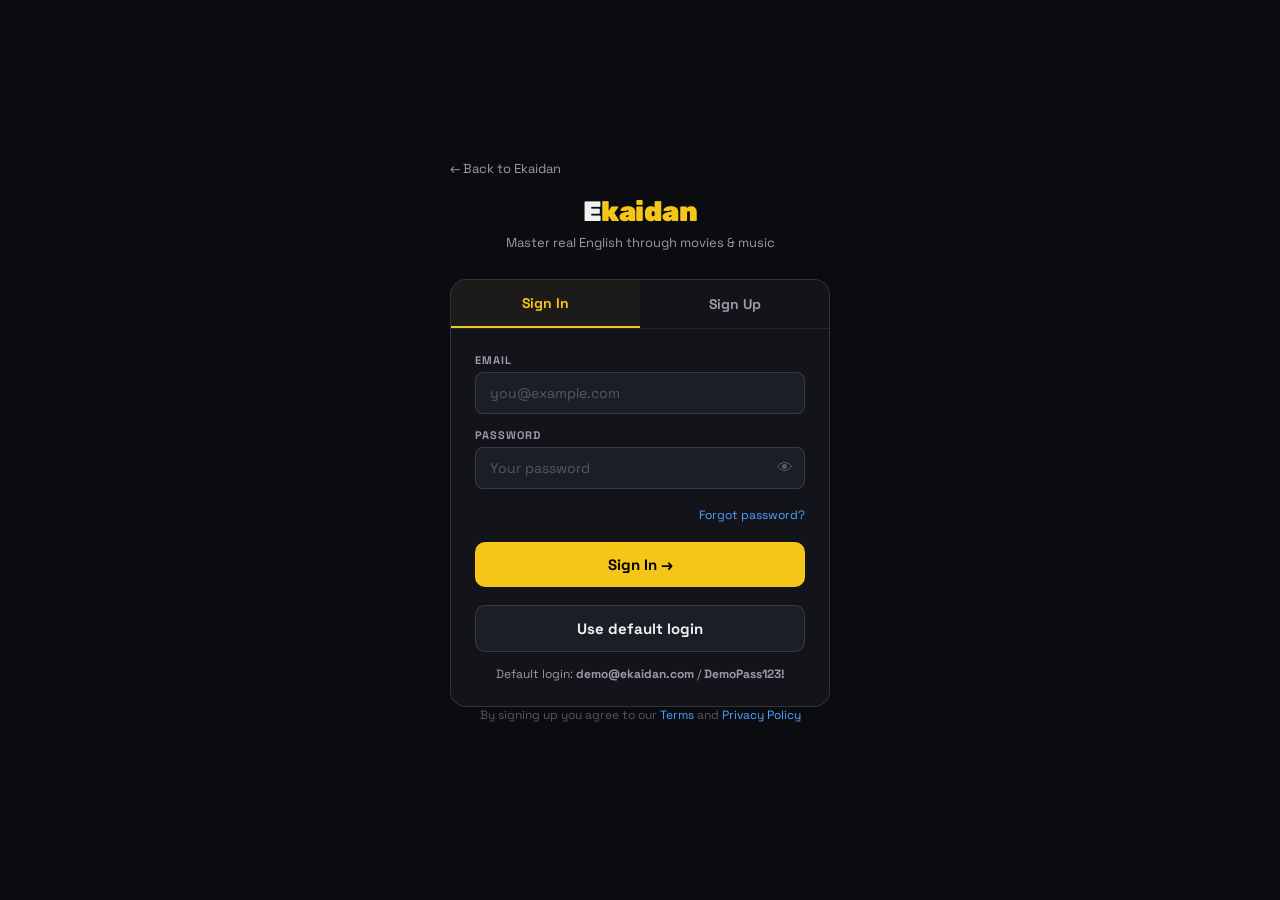
<file: auth_page.html>
<!DOCTYPE html>
<html lang="en">

<head>
  <meta charset="UTF-8">
  <meta name="viewport" content="width=device-width, initial-scale=1.0">
  <title>Ekaidan — Sign In</title>
  <link rel="stylesheet" href="style.css">
  <style>
    body {
      display: flex;
      align-items: center;
      justify-content: center;
      min-height: 100vh;
      background: var(--bg);
    }

    .auth-wrap {
      width: 100%;
      max-width: 420px;
      padding: 20px;
    }

    .auth-logo {
      text-align: center;
      margin-bottom: 28px;
    }

    .auth-logo .logo {
      font-size: 28px;
      font-weight: 900;
    }

    .auth-logo p {
      font-size: 13px;
      color: var(--txt2);
      margin-top: 6px;
    }

    .auth-box {
      background: var(--bg2);
      border: 0.5px solid var(--border2);
      border-radius: 16px;
      overflow: hidden;
    }

    .auth-tabs {
      display: flex;
      border-bottom: 0.5px solid var(--border);
    }

    .auth-tab {
      flex: 1;
      padding: 14px;
      text-align: center;
      font-size: 14px;
      font-weight: 700;
      cursor: pointer;
      color: var(--txt2);
      transition: all 0.15s;
      background: none;
      border: none;
      font-family: 'Space Grotesk', sans-serif;
    }

    .auth-tab.active {
      color: var(--yellow);
      border-bottom: 2px solid var(--yellow);
      background: rgba(245, 197, 24, 0.04);
    }

    .auth-form {
      padding: 24px;
      display: flex;
      flex-direction: column;
      gap: 14px;
    }

    .auth-field {
      display: flex;
      flex-direction: column;
      gap: 5px;
    }

    .auth-field label {
      font-size: 11px;
      color: var(--txt2);
      font-weight: 700;
      letter-spacing: 1px;
      text-transform: uppercase;
    }

    .auth-field input {
      background: var(--bg3);
      border: 0.5px solid var(--border2);
      border-radius: 8px;
      padding: 11px 14px;
      font-size: 14px;
      color: var(--txt);
      font-family: 'Space Grotesk', sans-serif;
      outline: none;
      transition: border-color 0.2s;
      width: 100%;
    }

    .auth-field input:focus {
      border-color: var(--yellow);
    }

    .auth-field input::placeholder {
      color: var(--txt3);
    }

    .auth-hint {
      font-size: 11px;
      color: var(--txt3);
    }

    .auth-btn {
      background: var(--yellow);
      color: #000;
      border: none;
      border-radius: 10px;
      padding: 13px;
      font-size: 15px;
      font-weight: 700;
      cursor: pointer;
      font-family: 'Space Grotesk', sans-serif;
      transition: all 0.15s;
      margin-top: 4px;
    }

    .auth-btn:hover {
      opacity: 0.9;
      transform: translateY(-1px);
    }

    .auth-btn:disabled {
      opacity: 0.5;
      cursor: not-allowed;
      transform: none;
    }

    .auth-error {
      background: rgba(255, 92, 92, 0.1);
      border: 0.5px solid rgba(255, 92, 92, 0.3);
      border-radius: 8px;
      padding: 10px 14px;
      font-size: 13px;
      color: var(--red);
      display: none;
    }

    .auth-error.show {
      display: block;
    }

    .auth-success {
      background: rgba(34, 217, 138, 0.1);
      border: 0.5px solid rgba(34, 217, 138, 0.3);
      border-radius: 8px;
      padding: 10px 14px;
      font-size: 13px;
      color: var(--green);
      display: none;
      text-align: center;
    }

    .auth-success.show {
      display: block;
    }

    .auth-footer {
      text-align: center;
      padding: 0 24px 20px;
      font-size: 12px;
      color: var(--txt3);
    }

    .auth-footer a {
      color: var(--blue);
      cursor: pointer;
      text-decoration: none;
    }

    .password-wrap {
      position: relative;
    }

    .password-wrap input {
      padding-right: 42px;
    }

    .pw-toggle {
      position: absolute;
      right: 12px;
      top: 50%;
      transform: translateY(-50%);
      background: none;
      border: none;
      color: var(--txt3);
      cursor: pointer;
      font-size: 16px;
      padding: 0;
      line-height: 1;
    }

    .pw-toggle:hover {
      color: var(--txt2);
    }

    .username-check {
      font-size: 11px;
      margin-top: 3px;
      min-height: 14px;
    }

    .username-check.ok {
      color: var(--green);
    }

    .username-check.taken {
      color: var(--red);
    }

    .strength-bar {
      height: 3px;
      border-radius: 2px;
      margin-top: 5px;
      background: var(--bg3);
      overflow: hidden;
    }

    .strength-fill {
      height: 100%;
      border-radius: 2px;
      transition: all 0.3s;
    }

    .back-link {
      display: inline-flex;
      align-items: center;
      gap: 6px;
      font-size: 13px;
      color: var(--txt2);
      cursor: pointer;
      margin-bottom: 18px;
      text-decoration: none;
    }

    .back-link:hover {
      color: var(--txt);
    }

    .resend-box {
      background: rgba(245, 197, 24, 0.07);
      border: 0.5px solid rgba(245, 197, 24, 0.3);
      border-radius: 10px;
      padding: 14px 16px;
      display: none;
      flex-direction: column;
      gap: 10px;
    }

    .resend-box.show {
      display: flex;
    }

    .resend-box p {
      font-size: 13px;
      color: var(--txt2);
      margin: 0;
    }

    .resend-btn {
      background: var(--bg3);
      color: var(--txt);
      border: 0.5px solid var(--border2);
      border-radius: 8px;
      padding: 9px 14px;
      font-size: 13px;
      font-weight: 700;
      cursor: pointer;
      font-family: 'Space Grotesk', sans-serif;
      transition: all 0.15s;
    }

    .resend-btn:hover {
      border-color: var(--yellow);
      color: var(--yellow);
    }

    .resend-btn:disabled {
      opacity: 0.5;
      cursor: not-allowed;
    }
  </style>
</head>

<body>
  <div class="auth-wrap">
    <a class="back-link" href="index.html">← Back to Ekaidan</a>

    <div class="auth-logo">
      <div class="logo">E<span>kaidan</span></div>
      <p>Master real English through movies &amp; music</p>
    </div>

    <div class="auth-box">
      <div class="auth-tabs">
        <button class="auth-tab active" id="tab-signin" onclick="switchTab('signin')">Sign In</button>
        <button class="auth-tab" id="tab-signup" onclick="switchTab('signup')">Sign Up</button>
      </div>

      <!-- SIGN IN -->
      <div id="form-signin" class="auth-form">
        <div class="auth-error" id="signin-error"></div>
        <div class="auth-field">
          <label>Email</label>
          <input type="email" id="signin-email" placeholder="you@example.com" autocomplete="email">
        </div>
        <div class="auth-field">
          <label>Password</label>
          <div class="password-wrap">
            <input type="password" id="signin-password" placeholder="Your password" autocomplete="current-password">
            <button class="pw-toggle" onclick="togglePw('signin-password', this)" type="button">👁</button>
          </div>
        </div>
        <div style="text-align:right">
          <a href="#" onclick="showReset()" style="font-size:12px;color:var(--blue);text-decoration:none">Forgot
            password?</a>
        </div>
        <button class="auth-btn" id="signin-btn" onclick="doSignIn()">Sign In →</button>
        <button class="auth-btn"
          style="margin-top:4px;background:var(--bg3);color:var(--txt);border:1px solid var(--border2);"
          onclick="fillDemoCredentials()">Use default login</button>
        <div style="font-size:12px;color:var(--txt2);text-align:center">
          Default login: <strong>demo@ekaidan.com</strong> / <strong>DemoPass123!</strong>
        </div>
        <div class="auth-success" id="signin-success"></div>
        <div class="resend-box" id="signin-resend-box">
          <p>📧 Your email isn't confirmed yet. Check your inbox (and spam folder), or resend below.</p>
          <button class="resend-btn" id="signin-resend-btn" onclick="doResendConfirmation('signin')">Resend confirmation
            email</button>
        </div>
      </div>

      <!-- SIGN UP -->
      <div id="form-signup" class="auth-form" style="display:none">
        <div class="auth-error" id="signup-error"></div>
        <div class="auth-field">
          <label>Username <span style="color:var(--txt3);font-weight:400">(shown on leaderboard)</span></label>
          <input type="text" id="signup-username" placeholder="e.g. Yuki_Kaze" maxlength="20"
            oninput="checkUsername(this.value)" autocomplete="username">
          <div class="username-check" id="username-check"></div>
        </div>
        <div class="auth-field">
          <label>Email</label>
          <input type="email" id="signup-email" placeholder="you@example.com" autocomplete="email">
        </div>
        <div class="auth-field">
          <label>Password</label>
          <div class="password-wrap">
            <input type="password" id="signup-password" placeholder="Min 8 characters"
              oninput="checkStrength(this.value)" autocomplete="new-password">
            <button class="pw-toggle" onclick="togglePw('signup-password', this)" type="button">👁</button>
          </div>
          <div class="strength-bar">
            <div class="strength-fill" id="strength-fill"></div>
          </div>
          <div class="auth-hint" id="strength-label"></div>
        </div>
        <button class="auth-btn" id="signup-btn" onclick="doSignUp()">Create Account →</button>
        <div class="auth-success" id="signup-success"></div>
        <div class="resend-box" id="signup-resend-box">
          <p>📧 Didn't get the email? Check your spam folder, or click below to resend.</p>
          <button class="resend-btn" id="signup-resend-btn" onclick="doResendConfirmation('signup')">Resend confirmation
            email</button>
        </div>
      </div>

      <!-- PASSWORD RESET -->
      <div id="form-reset" class="auth-form" style="display:none">
        <div style="font-size:14px;color:var(--txt2);text-align:center;margin-bottom:4px">
          Enter your email to reset your password.
        </div>
        <div class="auth-error" id="reset-error"></div>
        <div class="auth-field">
          <label>Email</label>
          <input type="email" id="reset-email" placeholder="you@example.com">
        </div>
        <button class="auth-btn" onclick="doReset()">Send Reset Link →</button>
        <div class="auth-success" id="reset-success"></div>
        <div style="text-align:center">
          <a href="#" onclick="switchTab('signin')" style="font-size:12px;color:var(--txt2)">← Back to sign in</a>
        </div>
      </div>
    </div>

    <div class="auth-footer">
      By signing up you agree to our <a href="#">Terms</a> and <a href="#">Privacy Policy</a>
    </div>
  </div>

  <script src="site_js_final.js"></script>
  <script>
    const EMAIL_REDIRECT_URL = 'http://127.0.0.1:5500/auth_page.html';

    function switchTab(tab) {
      ['signin', 'signup'].forEach(t => {
        document.getElementById(`tab-${t}`).classList.toggle('active', t === tab);
        document.getElementById(`form-${t}`).style.display = t === tab ? 'flex' : 'none';
      });
      document.getElementById('form-reset').style.display = 'none';
      clearErrors();
    }

    function showReset() {
      ['signin', 'signup'].forEach(t => {
        document.getElementById(`tab-${t}`).classList.remove('active');
        document.getElementById(`form-${t}`).style.display = 'none';
      });
      document.getElementById('form-reset').style.display = 'flex';
    }

    function clearErrors() {
      document.querySelectorAll('.auth-error, .auth-success').forEach(el => {
        el.classList.remove('show'); el.textContent = '';
      });
      document.querySelectorAll('.resend-box').forEach(el => el.classList.remove('show'));
    }

    function fillDemoCredentials() {
      document.getElementById('signin-email').value = 'demo@ekaidan.com';
      document.getElementById('signin-password').value = 'DemoPass123!';
      clearErrors();
    }

    function togglePw(id, btn) {
      const inp = document.getElementById(id);
      const show = inp.type === 'password';
      inp.type = show ? 'text' : 'password';
      btn.textContent = show ? '🙈' : '👁';
    }

    function checkStrength(pw) {
      const fill = document.getElementById('strength-fill');
      const label = document.getElementById('strength-label');
      let score = 0;
      if (pw.length >= 8) score++;
      if (/[A-Z]/.test(pw)) score++;
      if (/[0-9]/.test(pw)) score++;
      if (/[^A-Za-z0-9]/.test(pw)) score++;
      const colors = ['#ff5c5c', '#ff8c3a', '#f5c518', '#22d98a'];
      const labels = ['Too short', 'Weak', 'Good', 'Strong 💪'];
      fill.style.width = score ? (score * 25) + '%' : '0';
      fill.style.background = colors[score - 1] || 'transparent';
      label.textContent = pw.length ? labels[score - 1] || '' : '';
      label.style.color = colors[score - 1] || 'var(--txt3)';
    }

    let usernameTimer;
    async function checkUsername(val) {
      const el = document.getElementById('username-check');
      clearTimeout(usernameTimer);
      val = val.trim();
      if (!val) { el.textContent = ''; return; }
      if (!/^[a-zA-Z0-9_]{3,20}$/.test(val)) {
        el.textContent = 'Letters, numbers and _ only, 3–20 chars';
        el.className = 'username-check taken';
        return;
      }
      el.textContent = 'Checking…';
      el.className = 'username-check';
      usernameTimer = setTimeout(async () => {
        try {
          const rows = await DB.getUserByUsername(val);
          if (rows && rows.length > 0) {
            el.textContent = '✗ Username taken';
            el.className = 'username-check taken';
          } else {
            el.textContent = '✓ Available!';
            el.className = 'username-check ok';
          }
        } catch { el.textContent = ''; }
      }, 500);
    }

    async function doSignIn() {
      const email = document.getElementById('signin-email').value.trim();
      const pw = document.getElementById('signin-password').value;
      const errEl = document.getElementById('signin-error');
      const sucEl = document.getElementById('signin-success');
      const btn = document.getElementById('signin-btn');
      const resendBox = document.getElementById('signin-resend-box');

      errEl.classList.remove('show');
      sucEl.classList.remove('show');
      resendBox.classList.remove('show');
      if (!email || !pw) { showErr(errEl, 'Please fill in all fields.'); return; }

      btn.disabled = true;
      btn.textContent = 'Signing in…';
      try {
        const data = await AUTH.signIn(email, pw);
        if (data.error) {
          const msg = data.error.message || '';
          if (msg.toLowerCase().includes('not confirmed') ||
            msg.toLowerCase().includes('email_not_confirmed') ||
            msg.toLowerCase().includes('confirm your email')) {
            showErr(errEl, 'Please confirm your email before signing in.');
            resendBox.classList.add('show');
            return;
          }
          showErr(errEl, friendlyError(msg));
          return;
        }

        // Raw REST API returns tokens at top level
        const session = { access_token: data.access_token, refresh_token: data.refresh_token };
        const user = data.user || data;

        sessionStorage.setItem('ekaidan_session', JSON.stringify(session));
        sessionStorage.setItem('ekaidan_user', JSON.stringify(user));

        const profile = await DB.getProfile(user.id);
        if (profile) sessionStorage.setItem('ekaidan_profile', JSON.stringify(profile));

        const redirect = sessionStorage.getItem('auth_redirect') || 'index.html';
        sessionStorage.removeItem('auth_redirect');
        window.location.href = redirect;

      } catch (e) {
        console.error('Sign in error:', e);
        showErr(errEl, 'Something went wrong. Try again.');
      } finally {
        btn.disabled = false;
        btn.textContent = 'Sign In →';
      }
    }

    async function doSignUp() {
      const username = document.getElementById('signup-username').value.trim();
      const email = document.getElementById('signup-email').value.trim();
      const pw = document.getElementById('signup-password').value;
      const errEl = document.getElementById('signup-error');
      const sucEl = document.getElementById('signup-success');
      const btn = document.getElementById('signup-btn');
      const checkEl = document.getElementById('username-check');
      const resendBox = document.getElementById('signup-resend-box');

      errEl.classList.remove('show');
      sucEl.classList.remove('show');
      resendBox.classList.remove('show');

      if (!username || !email || !pw) { showErr(errEl, 'Please fill in all fields.'); return; }
      if (!/^[a-zA-Z0-9_]{3,20}$/.test(username)) { showErr(errEl, 'Invalid username format.'); return; }
      if (pw.length < 8) { showErr(errEl, 'Password must be at least 8 characters.'); return; }
      if (checkEl.classList.contains('taken')) { showErr(errEl, 'Please choose a different username.'); return; }

      btn.disabled = true;
      btn.textContent = 'Creating account…';
      try {
        const data = await AUTH.signUp(email, pw, { emailRedirectTo: EMAIL_REDIRECT_URL });

        if (data.error) { showErr(errEl, friendlyError(data.error.message)); return; }

        // FIX: handle both response shapes from raw REST API
        const userId = data.user?.id || data.id;
        console.log('Signup response:', JSON.stringify(data));
        console.log('Extracted userId:', userId);

        if (userId) {
          try {
            await DB.upsertProfile({ id: userId, username, xp: 0, level: 1, streak: 0 });
            console.log('✅ Profile saved!');
          } catch (profileErr) {
            console.error('❌ Profile save error:', profileErr.message);
          }
        } else {
          console.warn('⚠️ No userId in response. Full response:', data);
        }

        sucEl.textContent = '🎉 Account created! Check your email to confirm, then sign in.';
        sucEl.classList.add('show');
        resendBox.classList.add('show');

      } catch (e) {
        console.error('Signup error:', e);
        showErr(errEl, 'Something went wrong. Try again.');
      } finally {
        btn.disabled = false;
        btn.textContent = 'Create Account →';
      }
    }

    async function doResendConfirmation(context) {
      const emailId = context === 'signup' ? 'signup-email' : 'signin-email';
      const btnId = context === 'signup' ? 'signup-resend-btn' : 'signin-resend-btn';
      const email = document.getElementById(emailId)?.value.trim();
      const btn = document.getElementById(btnId);

      if (!email) { alert('Please enter your email address first.'); return; }

      btn.disabled = true;
      btn.textContent = 'Sending…';
      try {
        const r = await AUTH.resendConfirmation(email, EMAIL_REDIRECT_URL);
        if (r.error) {
          alert('Could not resend: ' + r.error.message);
          btn.disabled = false;
          btn.textContent = 'Resend confirmation email';
        } else {
          btn.textContent = '✓ Sent! Check your inbox & spam';
          btn.style.color = 'var(--green)';
          setTimeout(() => {
            btn.textContent = 'Resend confirmation email';
            btn.style.color = '';
            btn.disabled = false;
          }, 30000);
        }
      } catch (e) {
        alert('Could not resend. Try again later.');
        btn.disabled = false;
        btn.textContent = 'Resend confirmation email';
      }
    }

    async function doReset() {
      const email = document.getElementById('reset-email').value.trim();
      const errEl = document.getElementById('reset-error');
      const sucEl = document.getElementById('reset-success');
      if (!email) { showErr(errEl, 'Please enter your email.'); return; }
      try {
        await AUTH.resetPassword(email);
        sucEl.textContent = '✓ Reset link sent! Check your inbox.';
        sucEl.classList.add('show');
        errEl.classList.remove('show');
      } catch (e) {
        showErr(errEl, 'Could not send reset link. Check your email.');
      }
    }

    function showErr(el, msg) { el.textContent = msg; el.classList.add('show'); }

    function friendlyError(msg) {
      if (!msg) return 'Something went wrong. Try again.';
      const m = msg.toLowerCase();
      if (m.includes('invalid login') || m.includes('invalid_credentials'))
        return 'Incorrect email or password.';
      if (m.includes('already registered'))
        return 'This email is already registered. Try signing in instead.';
      if (m.includes('not confirmed') || m.includes('email_not_confirmed'))
        return 'Email not confirmed. Check inbox/spam, or use the resend button.';
      if (m.includes('email_address_invalid') || m.includes('invalid email'))
        return 'Please enter a valid email address.';
      if (m.includes('over_email_send_rate_limit') || m.includes('rate limit'))
        return 'Too many emails sent. Please wait a few minutes and try again.';
      if (m.includes('weak_password'))
        return 'Password is too weak. Use at least 8 characters with letters and numbers.';
      return msg;
    }

    (async function handleConfirmationRedirect() {
      const hash = window.location.hash;
      if (!hash.includes('access_token')) return;
      const p = new URLSearchParams(hash.replace('#', '?'));
      const accessToken = p.get('access_token');
      const refreshToken = p.get('refresh_token');
      const type = p.get('type');
      if (!accessToken) return;
      try {
        const session = { access_token: accessToken, refresh_token: refreshToken };
        sessionStorage.setItem('ekaidan_session', JSON.stringify(session));
        if (type === 'recovery') {
          const newPw = prompt('Enter your new password (min 8 characters):');
          if (newPw && newPw.length >= 8) {
            const r = await fetch(`${SUPABASE_URL}/auth/v1/user`, {
              method: 'PUT',
              headers: { apikey: SUPABASE_ANON, Authorization: `Bearer ${accessToken}`, 'Content-Type': 'application/json' },
              body: JSON.stringify({ password: newPw })
            });
            if (!r.ok) alert('Could not update password. Try again.');
            else { alert('Password updated!'); window.location.href = 'index.html'; }
          }
          return;
        }
        const r = await fetch(`${SUPABASE_URL}/auth/v1/user`, {
          headers: { apikey: SUPABASE_ANON, Authorization: `Bearer ${accessToken}` }
        });
        const user = await r.json();
        if (user?.id) {
          sessionStorage.setItem('ekaidan_user', JSON.stringify(user));
          const profile = await DB.getProfile(user.id);
          if (profile) sessionStorage.setItem('ekaidan_profile', JSON.stringify(profile));
        }
        history.replaceState(null, '', location.pathname + location.search);
        window.location.href = sessionStorage.getItem('auth_redirect') || 'index.html';
      } catch (e) {
        console.warn('Confirmation redirect handling failed:', e);
      }
    })();

    const params = new URLSearchParams(location.search);
    if (params.get('tab') === 'signup') switchTab('signup');

    if (AUTH.currentUser()) {
      window.location.href = sessionStorage.getItem('auth_redirect') || 'index.html';
    }
  </script>
</body>

</html>
</file>
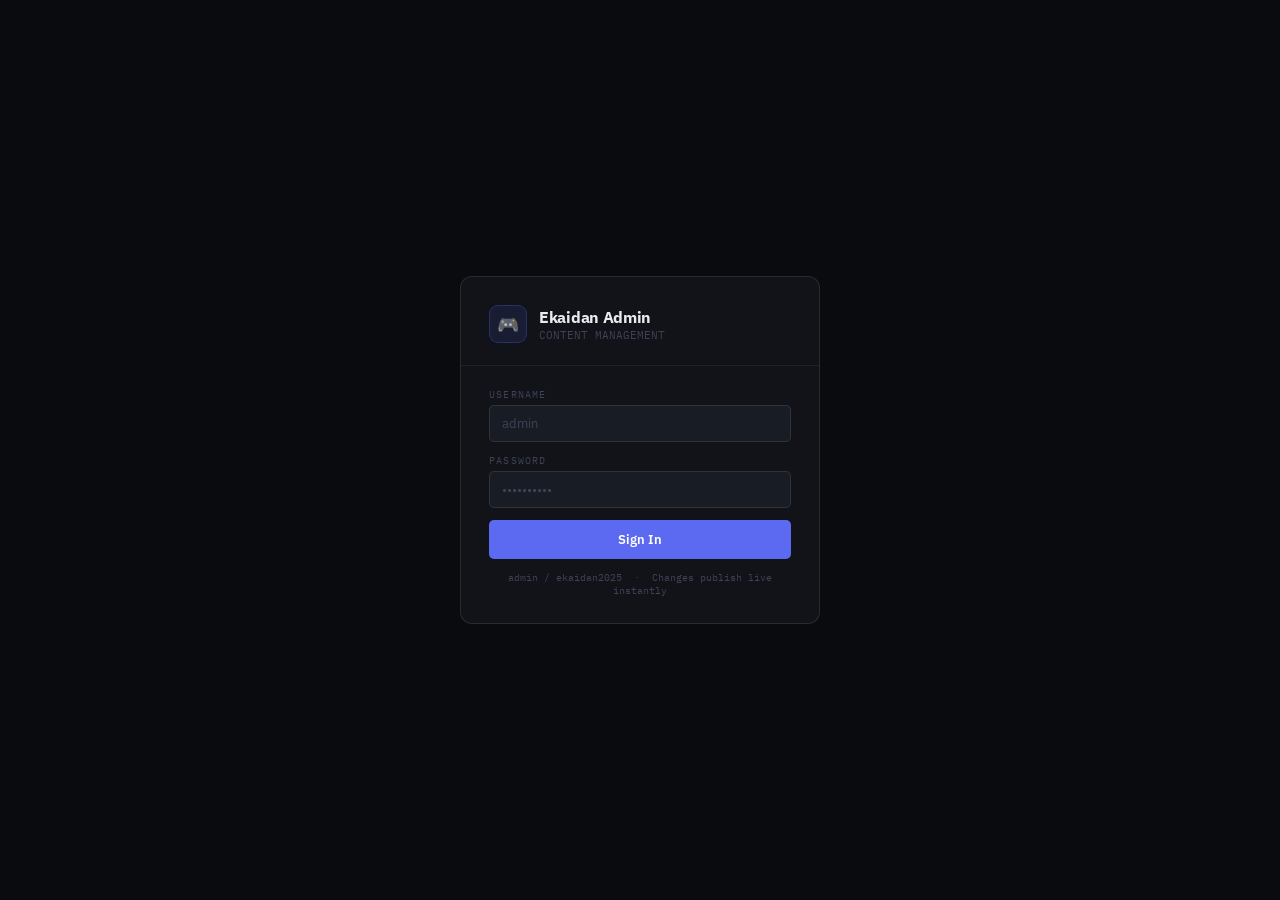
<file: ekaidan-admin.html>
<!DOCTYPE html>
<html lang="en">

<head>
  <meta charset="UTF-8">
  <meta name="viewport" content="width=device-width, initial-scale=1.0">
  <title>Ekaidan Admin</title>
  <link rel="preconnect" href="https://fonts.googleapis.com">
  <link
    href="https://fonts.googleapis.com/css2?family=IBM+Plex+Mono:wght@400;500;600&family=IBM+Plex+Sans:wght@300;400;500;600;700&display=swap"
    rel="stylesheet">
  <style>
    * {
      box-sizing: border-box;
      margin: 0;
      padding: 0
    }

    :root {
      --bg: #0a0b0e;
      --bg2: #111318;
      --bg3: #181c24;
      --bg4: #1e2330;
      --line: #ffffff0f;
      --line2: #ffffff1a;
      --line3: #ffffff2a;
      --txt: #e8eaf2;
      --txt2: #7a7f96;
      --txt3: #3e4258;
      --acc: #5b6af0;
      --acc2: #8490f5;
      --accg: rgba(91, 106, 240, .12);
      --accb: rgba(91, 106, 240, .25);
      --grn: #22c97a;
      --grng: rgba(34, 201, 122, .1);
      --grnb: rgba(34, 201, 122, .25);
      --amb: #e8933a;
      --ambg: rgba(232, 147, 58, .1);
      --ambb: rgba(232, 147, 58, .25);
      --red: #e05252;
      --redg: rgba(224, 82, 82, .1);
      --redb: rgba(224, 82, 82, .25);
      --blu: #4a9eff;
      --blug: rgba(74, 158, 255, .1);
      --blub: rgba(74, 158, 255, .25);
      --sw: 212px;
      --r: 8px;
      --r2: 5px;
      --font: 'IBM Plex Sans', sans-serif;
      --mono: 'IBM Plex Mono', monospace;
    }

    html,
    body {
      height: 100%;
      overflow: hidden;
      background: var(--bg)
    }

    body {
      font-family: var(--font);
      color: var(--txt);
      font-size: 13px
    }

    ::-webkit-scrollbar {
      width: 3px;
      height: 3px
    }

    ::-webkit-scrollbar-track {
      background: transparent
    }

    ::-webkit-scrollbar-thumb {
      background: var(--bg4);
      border-radius: 3px
    }

    /* ── LOGIN ─────────────────────────── */
    #login {
      position: fixed;
      inset: 0;
      z-index: 9999;
      display: flex;
      align-items: center;
      justify-content: center;
      background: var(--bg);
    }

    .ln-box {
      width: 360px;
      background: var(--bg2);
      border: 1px solid var(--line2);
      border-radius: 12px;
      overflow: hidden;
    }

    .ln-top {
      padding: 28px 28px 22px;
      border-bottom: 1px solid var(--line);
      display: flex;
      align-items: center;
      gap: 12px;
    }

    .ln-mark {
      width: 38px;
      height: 38px;
      border-radius: 9px;
      background: var(--accg);
      border: 1px solid var(--accb);
      display: flex;
      align-items: center;
      justify-content: center;
      font-size: 18px;
    }

    .ln-name {
      font-size: 16px;
      font-weight: 700;
      letter-spacing: -.3px
    }

    .ln-sub {
      font-size: 11px;
      color: var(--txt3);
      font-family: var(--mono);
      margin-top: 1px
    }

    .ln-body {
      padding: 22px 28px 26px;
      display: flex;
      flex-direction: column;
      gap: 12px
    }

    .ln-lbl {
      font-size: 10px;
      color: var(--txt3);
      font-family: var(--mono);
      letter-spacing: 1.2px;
      text-transform: uppercase;
      display: block;
      margin-bottom: 4px
    }

    .ln-inp {
      width: 100%;
      padding: 9px 12px;
      background: var(--bg3);
      border: 1px solid var(--line2);
      border-radius: var(--r2);
      font-size: 13px;
      color: var(--txt);
      font-family: var(--font);
      outline: none;
      transition: border-color .18s;
    }

    .ln-inp:focus {
      border-color: var(--accb)
    }

    .ln-inp::placeholder {
      color: var(--txt3)
    }

    .ln-err {
      font-size: 11px;
      color: var(--red);
      font-family: var(--mono);
      padding: 7px 11px;
      background: var(--redg);
      border: 1px solid var(--redb);
      border-radius: var(--r2);
      display: none;
    }

    .ln-err.show {
      display: block
    }

    .ln-btn {
      width: 100%;
      padding: 11px;
      background: var(--acc);
      border: none;
      border-radius: var(--r2);
      font-size: 13px;
      font-weight: 600;
      color: #fff;
      font-family: var(--font);
      cursor: pointer;
      transition: opacity .15s;
      letter-spacing: .1px;
    }

    .ln-btn:hover {
      opacity: .88
    }

    .ln-hint {
      font-size: 10px;
      color: var(--txt3);
      font-family: var(--mono);
      text-align: center
    }

    /* ── APP SHELL ─────────────────────── */
    #app {
      display: none;
      height: 100vh;
      overflow: hidden
    }

    .shell {
      display: grid;
      grid-template-columns: var(--sw) 1fr;
      height: 100vh
    }

    /* ── SIDEBAR ───────────────────────── */
    .sb {
      background: var(--bg2);
      border-right: 1px solid var(--line);
      display: flex;
      flex-direction: column;
      height: 100vh;
      overflow-y: auto;
    }

    .sb-logo {
      padding: 16px 14px 14px;
      display: flex;
      align-items: center;
      gap: 9px;
      border-bottom: 1px solid var(--line);
      flex-shrink: 0;
    }

    .sb-mark {
      width: 28px;
      height: 28px;
      border-radius: 7px;
      background: var(--accg);
      border: 1px solid var(--accb);
      display: flex;
      align-items: center;
      justify-content: center;
      font-size: 13px;
    }

    .sb-title {
      font-size: 13px;
      font-weight: 700
    }

    .sb-role {
      font-size: 9px;
      color: var(--txt3);
      font-family: var(--mono);
      letter-spacing: 1.5px;
      margin-top: 1px
    }

    .sb-sec {
      padding: 14px 14px 4px;
      font-size: 9px;
      color: var(--txt3);
      font-family: var(--mono);
      letter-spacing: 2px;
      text-transform: uppercase;
    }

    .sb-nav {
      display: flex;
      align-items: center;
      gap: 8px;
      padding: 7px 10px;
      margin: 1px 6px;
      border-radius: var(--r2);
      cursor: pointer;
      color: var(--txt2);
      font-size: 12px;
      font-weight: 500;
      transition: all .12s;
      border: 1px solid transparent;
      position: relative;
    }

    .sb-nav:hover {
      background: var(--bg3);
      color: var(--txt)
    }

    .sb-nav.on {
      background: var(--accg);
      color: var(--acc2);
      border-color: var(--accb)
    }

    .sb-nav svg {
      width: 14px;
      height: 14px;
      flex-shrink: 0;
      opacity: .7
    }

    .sb-nav.on svg {
      opacity: 1
    }

    .sb-badge {
      margin-left: auto;
      background: var(--redg);
      color: var(--red);
      border: 1px solid var(--redb);
      font-size: 9px;
      font-weight: 700;
      padding: 1px 6px;
      border-radius: 20px;
      font-family: var(--mono);
    }

    .sb-foot {
      margin-top: auto;
      border-top: 1px solid var(--line);
      padding: 8px 6px
    }

    .sb-user {
      display: flex;
      align-items: center;
      gap: 8px;
      padding: 9px 10px;
      border-radius: var(--r2);
      cursor: pointer;
    }

    .sb-av {
      width: 28px;
      height: 28px;
      border-radius: 50%;
      background: var(--acc);
      display: flex;
      align-items: center;
      justify-content: center;
      font-size: 10px;
      font-weight: 700;
      color: #fff;
      flex-shrink: 0;
      font-family: var(--mono);
    }

    .sb-uname {
      font-size: 12px;
      font-weight: 600
    }

    .sb-urole {
      font-size: 9px;
      color: var(--txt3);
      font-family: var(--mono)
    }

    .sb-out {
      display: flex;
      align-items: center;
      gap: 7px;
      padding: 7px 10px;
      border-radius: var(--r2);
      cursor: pointer;
      color: var(--txt3);
      font-size: 12px;
      transition: all .12s;
    }

    .sb-out:hover {
      background: var(--redg);
      color: var(--red)
    }

    .sb-out svg {
      width: 13px;
      height: 13px
    }

    /* ── MAIN ──────────────────────────── */
    .main {
      display: flex;
      flex-direction: column;
      height: 100vh;
      overflow: hidden;
      min-width: 0
    }

    .topbar {
      background: var(--bg2);
      border-bottom: 1px solid var(--line);
      padding: 0 20px;
      height: 52px;
      display: flex;
      align-items: center;
      justify-content: space-between;
      flex-shrink: 0;
      gap: 12px;
    }

    .tb-left {
      display: flex;
      flex-direction: column;
      gap: 1px
    }

    .tb-crumb {
      font-size: 9px;
      color: var(--txt3);
      font-family: var(--mono);
      letter-spacing: 1.2px
    }

    .tb-title {
      font-size: 15px;
      font-weight: 700;
      letter-spacing: -.3px
    }

    .tb-right {
      display: flex;
      align-items: center;
      gap: 6px
    }

    .sch-wrap {
      position: relative
    }

    .sch-wrap svg {
      position: absolute;
      left: 9px;
      top: 50%;
      transform: translateY(-50%);
      width: 13px;
      height: 13px;
      color: var(--txt3);
      pointer-events: none
    }

    .sch-wrap input {
      background: var(--bg3);
      border: 1px solid var(--line);
      border-radius: var(--r2);
      padding: 6px 10px 6px 29px;
      font-size: 12px;
      color: var(--txt);
      font-family: var(--font);
      width: 180px;
      outline: none;
      transition: all .18s;
    }

    .sch-wrap input:focus {
      border-color: var(--accb);
      width: 210px;
      background: var(--bg4)
    }

    .sch-wrap input::placeholder {
      color: var(--txt3)
    }

    .tb-btn {
      display: flex;
      align-items: center;
      gap: 5px;
      padding: 6px 12px;
      border-radius: var(--r2);
      background: var(--acc);
      border: none;
      color: #fff;
      font-size: 12px;
      font-weight: 600;
      font-family: var(--font);
      cursor: pointer;
      transition: opacity .15s;
      white-space: nowrap;
    }

    .tb-btn:hover {
      opacity: .88
    }

    .tb-btn svg {
      width: 13px;
      height: 13px
    }

    .iBtn {
      width: 30px;
      height: 30px;
      border-radius: var(--r2);
      background: var(--bg3);
      border: 1px solid var(--line);
      display: flex;
      align-items: center;
      justify-content: center;
      cursor: pointer;
      color: var(--txt2);
      transition: all .12s;
      position: relative;
    }

    .iBtn:hover {
      border-color: var(--line2);
      color: var(--txt)
    }

    .iBtn svg {
      width: 14px;
      height: 14px
    }

    .notif-dot {
      position: absolute;
      top: 5px;
      right: 5px;
      width: 6px;
      height: 6px;
      background: var(--red);
      border-radius: 50%;
      border: 1.5px solid var(--bg2)
    }

    /* ── CONTENT AREA ──────────────────── */
    .content {
      flex: 1;
      overflow-y: auto;
      padding: 18px;
      display: flex;
      flex-direction: column;
      gap: 14px
    }

    .pane {
      animation: fu .2s ease forwards
    }

    @keyframes fu {
      from {
        opacity: 0;
        transform: translateY(6px)
      }

      to {
        opacity: 1;
        transform: translateY(0)
      }
    }

    /* ── STATUS BANNER ─────────────────── */
    .db-banner {
      display: flex;
      align-items: center;
      gap: 10px;
      padding: 10px 14px;
      background: var(--ambg);
      border: 1px solid var(--ambb);
      border-radius: var(--r);
      font-size: 12px;
      color: var(--amb);
    }

    .db-banner svg {
      width: 14px;
      height: 14px;
      flex-shrink: 0
    }

    .db-banner a {
      color: var(--acc2);
      cursor: pointer;
      text-decoration: underline
    }

    .db-banner.ok {
      background: var(--grng);
      border-color: var(--grnb);
      color: var(--grn)
    }

    /* ── METRICS ───────────────────────── */
    .metrics {
      display: grid;
      grid-template-columns: repeat(4, 1fr);
      gap: 10px
    }

    .metric {
      background: var(--bg2);
      border: 1px solid var(--line);
      border-radius: var(--r);
      padding: 16px 18px;
      cursor: default;
      transition: border-color .15s;
    }

    .metric:hover {
      border-color: var(--line2)
    }

    .m-ico {
      width: 32px;
      height: 32px;
      border-radius: 7px;
      display: flex;
      align-items: center;
      justify-content: center;
      margin-bottom: 10px;
    }

    .m-ico svg {
      width: 16px;
      height: 16px
    }

    .m-ico.v {
      background: var(--accg);
      color: var(--acc2)
    }

    .m-ico.g {
      background: var(--grng);
      color: var(--grn)
    }

    .m-ico.a {
      background: var(--ambg);
      color: var(--amb)
    }

    .m-ico.r {
      background: var(--redg);
      color: var(--red)
    }

    .m-val {
      font-size: 26px;
      font-weight: 700;
      letter-spacing: -.5px;
      line-height: 1
    }

    .m-val.danger {
      color: var(--red)
    }

    .m-lbl {
      font-size: 11px;
      color: var(--txt2);
      margin-top: 3px
    }

    .m-dt {
      font-size: 10px;
      margin-top: 7px;
      font-family: var(--mono);
      color: var(--txt3)
    }

    .m-dt.up {
      color: var(--grn)
    }

    .m-dt.dn {
      color: var(--red)
    }

    /* ── PANELS ────────────────────────── */
    .panels {
      display: grid;
      grid-template-columns: 1fr 1fr;
      gap: 12px
    }

    .panel-full {
      grid-column: 1/-1
    }

    .panel {
      background: var(--bg2);
      border: 1px solid var(--line);
      border-radius: var(--r);
      overflow: hidden
    }

    .ph {
      padding: 12px 16px;
      border-bottom: 1px solid var(--line);
      display: flex;
      align-items: center;
      justify-content: space-between;
    }

    .ph-t {
      font-size: 12px;
      font-weight: 700;
      display: flex;
      align-items: center;
      gap: 7px
    }

    .ph-t svg {
      width: 13px;
      height: 13px;
      color: var(--txt3)
    }

    .ph-a {
      font-size: 10px;
      color: var(--acc2);
      cursor: pointer;
      display: flex;
      align-items: center;
      gap: 4px;
      font-family: var(--mono);
      padding: 4px 9px;
      border-radius: var(--r2);
      border: 1px solid var(--accb);
      background: var(--accg);
      transition: all .12s;
      font-weight: 600;
    }

    .ph-a:hover {
      background: var(--acc);
      color: #fff;
      border-color: var(--acc)
    }

    .ph-a svg {
      width: 11px;
      height: 11px
    }

    /* ── CHART BARS ────────────────────── */
    .chart {
      padding: 14px 16px;
      display: flex;
      flex-direction: column;
      gap: 9px
    }

    .crow {
      display: flex;
      align-items: center;
      gap: 9px;
      font-size: 11px
    }

    .clbl {
      width: 90px;
      color: var(--txt2);
      white-space: nowrap;
      overflow: hidden;
      text-overflow: ellipsis;
      flex-shrink: 0;
      font-family: var(--mono);
      font-size: 10px
    }

    .ctrack {
      flex: 1;
      height: 5px;
      background: var(--bg4);
      border-radius: 3px;
      overflow: hidden
    }

    .cfill {
      height: 100%;
      border-radius: 3px;
      background: linear-gradient(90deg, var(--acc), var(--acc2));
      transition: width .7s
    }

    .cfill.g {
      background: linear-gradient(90deg, var(--grn), #4fe8a0)
    }

    .cval {
      font-size: 10px;
      color: var(--txt2);
      min-width: 36px;
      text-align: right;
      flex-shrink: 0;
      font-family: var(--mono)
    }

    /* ── TABLE ─────────────────────────── */
    .tbl-wrap {
      overflow-x: auto
    }

    table {
      width: 100%;
      border-collapse: collapse;
      font-size: 12px
    }

    th {
      font-size: 9px;
      color: var(--txt3);
      font-weight: 600;
      text-align: left;
      padding: 8px 14px;
      border-bottom: 1px solid var(--line);
      text-transform: uppercase;
      letter-spacing: 1.2px;
      font-family: var(--mono);
      white-space: nowrap;
    }

    td {
      padding: 10px 14px;
      border-bottom: 1px solid var(--line);
      color: var(--txt);
      vertical-align: middle
    }

    tr:last-child td {
      border-bottom: none
    }

    tbody tr {
      transition: background .1s
    }

    tbody tr:hover td {
      background: var(--bg3)
    }

    .tp {
      font-weight: 600
    }

    .ts {
      color: var(--txt2);
      font-family: var(--mono);
      font-size: 11px
    }

    /* ── PILLS ─────────────────────────── */
    .pill {
      display: inline-flex;
      align-items: center;
      gap: 3px;
      font-size: 10px;
      font-weight: 700;
      padding: 2px 8px;
      border-radius: 20px;
      font-family: var(--mono);
      white-space: nowrap;
    }

    .pill svg {
      width: 9px;
      height: 9px
    }

    .pill-g {
      background: var(--grng);
      color: var(--grn);
      border: 1px solid var(--grnb)
    }

    .pill-a {
      background: var(--ambg);
      color: var(--amb);
      border: 1px solid var(--ambb)
    }

    .pill-r {
      background: var(--redg);
      color: var(--red);
      border: 1px solid var(--redb)
    }

    .pill-b {
      background: var(--blug);
      color: var(--blu);
      border: 1px solid var(--blub)
    }

    .pill-v {
      background: var(--accg);
      color: var(--acc2);
      border: 1px solid var(--accb)
    }

    /* ── ROW ACTIONS ───────────────────── */
    .ra {
      display: flex;
      align-items: center;
      gap: 3px
    }

    .ra-btn {
      background: none;
      border: 1px solid transparent;
      cursor: pointer;
      color: var(--txt3);
      padding: 4px;
      border-radius: var(--r2);
      display: flex;
      align-items: center;
      transition: all .12s;
    }

    .ra-btn svg {
      width: 13px;
      height: 13px
    }

    .ra-btn:hover {
      background: var(--bg3);
      border-color: var(--line);
      color: var(--txt)
    }

    .ra-btn.del:hover {
      background: var(--redg);
      border-color: var(--redb);
      color: var(--red)
    }

    .ra-btn.tog:hover {
      background: var(--grng);
      border-color: var(--grnb);
      color: var(--grn)
    }

    /* ── FILTER BAR ─────────────────────── */
    .flt {
      background: var(--bg3);
      border: 1px solid var(--line2);
      border-radius: var(--r2);
      padding: 5px 9px;
      font-size: 11px;
      color: var(--txt2);
      font-family: var(--mono);
      outline: none;
      cursor: pointer;
      transition: border-color .15s;
      appearance: none
    }

    .flt:focus {
      border-color: var(--accb)
    }

    /* ── FORMS ─────────────────────────── */
    .form-section {
      padding: 16px
    }

    .form-grid {
      display: grid;
      grid-template-columns: 1fr 1fr;
      gap: 10px
    }

    .fg {
      display: flex;
      flex-direction: column;
      flex: 1
    }

    .fl {
      font-size: 9px;
      color: var(--txt3);
      font-family: var(--mono);
      letter-spacing: 1.2px;
      text-transform: uppercase;
      margin-bottom: 4px;
      display: block
    }

    .fg input,
    .fg select,
    .fg textarea {
      background: var(--bg3);
      border: 1px solid var(--line2);
      border-radius: var(--r2);
      padding: 8px 10px;
      font-size: 12px;
      color: var(--txt);
      font-family: var(--font);
      outline: none;
      transition: border-color .15s, background .15s;
    }

    .fg input:focus,
    .fg select:focus,
    .fg textarea:focus {
      border-color: var(--accb);
      background: var(--bg4)
    }

    .fg textarea {
      resize: vertical;
      min-height: 64px
    }

    .fg select {
      appearance: none;
      cursor: pointer
    }

    .fg input::placeholder,
    .fg textarea::placeholder {
      color: var(--txt3)
    }

    .frow {
      display: flex;
      gap: 10px
    }

    /* ── BUTTONS ───────────────────────── */
    .btn {
      display: inline-flex;
      align-items: center;
      gap: 5px;
      padding: 7px 13px;
      border-radius: var(--r2);
      font-size: 12px;
      font-weight: 600;
      cursor: pointer;
      transition: all .12s;
      border: 1px solid var(--line2);
      background: var(--bg3);
      color: var(--txt2);
      font-family: var(--font);
    }

    .btn:hover {
      border-color: var(--line3);
      color: var(--txt);
      background: var(--bg4)
    }

    .btn svg {
      width: 13px;
      height: 13px
    }

    .btn-sm {
      padding: 4px 10px;
      font-size: 11px
    }

    .btn-p {
      background: var(--acc);
      border-color: transparent;
      color: #fff
    }

    .btn-p:hover {
      opacity: .88;
      background: var(--acc);
      color: #fff;
      border-color: transparent
    }

    .btn-g {
      background: var(--grng);
      border-color: var(--grnb);
      color: var(--grn)
    }

    .btn-g:hover {
      background: var(--grn);
      border-color: var(--grn);
      color: #07080c
    }

    .btn-r {
      background: var(--redg);
      border-color: var(--redb);
      color: var(--red)
    }

    .btn-r:hover {
      background: var(--red);
      border-color: var(--red);
      color: #fff
    }

    .fsub {
      display: flex;
      justify-content: flex-end;
      gap: 7px;
      padding-top: 6px
    }

    /* ── USER LIST ─────────────────────── */
    .ulist {
      display: flex;
      flex-direction: column
    }

    .urow {
      display: flex;
      align-items: center;
      gap: 10px;
      padding: 10px 16px;
      border-bottom: 1px solid var(--line);
      transition: background .1s;
    }

    .urow:last-child {
      border-bottom: none
    }

    .urow:hover {
      background: var(--bg3)
    }

    .uav {
      width: 28px;
      height: 28px;
      border-radius: 50%;
      background: var(--accg);
      border: 1px solid var(--accb);
      color: var(--acc2);
      display: flex;
      align-items: center;
      justify-content: center;
      font-size: 9px;
      font-weight: 700;
      flex-shrink: 0;
      font-family: var(--mono);
    }

    .uav.alt {
      background: var(--bg4);
      border-color: var(--line);
      color: var(--txt2)
    }

    .uname {
      flex: 1;
      font-size: 12px;
      font-weight: 600
    }

    .uxp {
      font-size: 11px;
      color: var(--txt2);
      font-family: var(--mono);
      min-width: 55px;
      text-align: right
    }

    /* ── FLAGS ─────────────────────────── */
    .flist {
      display: flex;
      flex-direction: column
    }

    .fitem {
      display: flex;
      align-items: flex-start;
      gap: 10px;
      padding: 12px 16px;
      border-bottom: 1px solid var(--line);
      transition: background .1s;
    }

    .fitem:last-child {
      border-bottom: none
    }

    .fitem:hover {
      background: var(--bg3)
    }

    .fico {
      width: 30px;
      height: 30px;
      border-radius: var(--r2);
      background: var(--redg);
      border: 1px solid var(--redb);
      color: var(--red);
      display: flex;
      align-items: center;
      justify-content: center;
      flex-shrink: 0;
      margin-top: 1px;
    }

    .fico svg {
      width: 14px;
      height: 14px
    }

    .fbody {
      flex: 1;
      min-width: 0
    }

    .fttl {
      font-size: 12px;
      font-weight: 600;
      margin-bottom: 2px;
      white-space: nowrap;
      overflow: hidden;
      text-overflow: ellipsis
    }

    .fmeta {
      font-size: 10px;
      color: var(--txt3);
      font-family: var(--mono)
    }

    .fbtns {
      display: flex;
      gap: 5px;
      flex-shrink: 0;
      align-items: center
    }

    .fbtn {
      border: 1px solid;
      font-size: 10px;
      font-weight: 700;
      font-family: var(--mono);
      padding: 4px 10px;
      border-radius: var(--r2);
      cursor: pointer;
      display: flex;
      align-items: center;
      gap: 3px;
      transition: all .12s;
      background: transparent;
    }

    .fbtn svg {
      width: 10px;
      height: 10px
    }

    .fb-ok {
      color: var(--grn);
      border-color: var(--grnb);
      background: var(--grng)
    }

    .fb-ok:hover {
      background: var(--grn);
      color: #07080c;
      border-color: var(--grn)
    }

    .fb-dis {
      color: var(--red);
      border-color: var(--redb);
      background: var(--redg)
    }

    .fb-dis:hover {
      background: var(--red);
      color: #fff;
      border-color: var(--red)
    }

    /* ── TOAST ─────────────────────────── */
    #toast {
      position: fixed;
      bottom: 20px;
      right: 20px;
      z-index: 9999;
      background: var(--bg2);
      border: 1px solid var(--grnb);
      border-radius: var(--r);
      padding: 10px 16px;
      display: none;
      align-items: center;
      gap: 8px;
      font-size: 12px;
      color: var(--grn);
      font-weight: 600;
      box-shadow: 0 8px 24px rgba(0, 0, 0, .5);
      animation: ts .25s ease;
      max-width: 320px;
    }

    @keyframes ts {
      from {
        opacity: 0;
        transform: translateY(8px)
      }

      to {
        opacity: 1;
        transform: translateY(0)
      }
    }

    #toast svg {
      width: 15px;
      height: 15px;
      flex-shrink: 0
    }

    #toast.err {
      border-color: var(--redb);
      color: var(--red)
    }

    /* ── MODAL ─────────────────────────── */
    .ov {
      display: none;
      position: fixed;
      inset: 0;
      background: rgba(0, 0, 0, .6);
      backdrop-filter: blur(4px);
      z-index: 500;
      align-items: center;
      justify-content: center;
    }

    .ov.open {
      display: flex
    }

    .modal {
      background: var(--bg2);
      border: 1px solid var(--line2);
      border-radius: 12px;
      width: 440px;
      max-width: 92vw;
      overflow: hidden;
      animation: mi .18s ease;
    }

    @keyframes mi {
      from {
        opacity: 0;
        transform: scale(.96)
      }

      to {
        opacity: 1;
        transform: scale(1)
      }
    }

    .mh {
      padding: 16px 18px;
      border-bottom: 1px solid var(--line);
      display: flex;
      align-items: center;
      justify-content: space-between
    }

    .mh-t {
      font-size: 14px;
      font-weight: 700
    }

    .mx {
      width: 26px;
      height: 26px;
      border-radius: var(--r2);
      border: 1px solid var(--line);
      background: var(--bg3);
      color: var(--txt2);
      cursor: pointer;
      display: flex;
      align-items: center;
      justify-content: center;
      font-size: 14px;
      transition: all .12s;
    }

    .mx:hover {
      border-color: var(--line2);
      color: var(--txt)
    }

    .mb {
      padding: 18px;
      display: flex;
      flex-direction: column;
      gap: 12px
    }

    .mf {
      padding: 12px 18px;
      border-top: 1px solid var(--line);
      display: flex;
      justify-content: flex-end;
      gap: 7px
    }

    /* ── PAGE FOOTER ────────────────────── */
    .pfoot {
      padding: 10px 14px;
      border-top: 1px solid var(--line);
      display: flex;
      align-items: center;
      justify-content: space-between;
    }

    .pfoot-lbl {
      font-size: 10px;
      color: var(--txt3);
      font-family: var(--mono)
    }

    .pag {
      display: flex;
      gap: 5px
    }

    /* ── LIVE BADGE ─────────────────────── */
    .live-dot {
      display: inline-flex;
      align-items: center;
      gap: 5px;
      font-size: 10px;
      color: var(--grn);
      font-family: var(--mono);
      font-weight: 700;
    }

    .live-dot::before {
      content: '';
      width: 6px;
      height: 6px;
      border-radius: 50%;
      background: var(--grn);
      animation: pulse 2s infinite;
    }

    @keyframes pulse {

      0%,
      100% {
        opacity: 1
      }

      50% {
        opacity: .4
      }
    }
  </style>
</head>

<body>

  <!-- ══ LOGIN ══ -->
  <div id="login">
    <div class="ln-box">
      <div class="ln-top">
        <div class="ln-mark">🎮</div>
        <div>
          <div class="ln-name">Ekaidan Admin</div>
          <div class="ln-sub">CONTENT MANAGEMENT</div>
        </div>
      </div>
      <div class="ln-body">
        <div>
          <label class="ln-lbl" for="u-inp">Username</label>
          <input class="ln-inp" type="text" id="u-inp" placeholder="admin" autocomplete="username">
        </div>
        <div>
          <label class="ln-lbl" for="p-inp">Password</label>
          <input class="ln-inp" type="password" id="p-inp" placeholder="••••••••••" autocomplete="current-password">
        </div>
        <div class="ln-err" id="ln-err">Incorrect username or password.</div>
        <button class="ln-btn" onclick="doLogin()">Sign In</button>
        <div class="ln-hint">admin / ekaidan2025 &nbsp;·&nbsp; Changes publish live instantly</div>
      </div>
    </div>
  </div>

  <!-- ══ TOAST ══ -->
  <div id="toast">
    <svg xmlns="http://www.w3.org/2000/svg" viewBox="0 0 24 24" fill="none" stroke="currentColor" stroke-width="2.5">
      <polyline points="20 6 9 17 4 12" />
    </svg>
    <span id="toast-msg">Done.</span>
  </div>

  <!-- ══ EDIT MODAL ══ -->
  <div class="ov" id="edit-modal">
    <div class="modal">
      <div class="mh">
        <div class="mh-t" id="modal-title">Edit</div><button class="mx" onclick="closeModal()">✕</button>
      </div>
      <div class="mb" id="modal-body"></div>
      <div class="mf">
        <button class="btn" onclick="closeModal()">Cancel</button>
        <button class="btn btn-p" onclick="saveModal()">Save Changes</button>
      </div>
    </div>
  </div>

  <!-- ══ APP SHELL ══ -->
  <div id="app">
    <div class="shell">

      <!-- SIDEBAR -->
      <nav class="sb">
        <div class="sb-logo">
          <div class="sb-mark">🎮</div>
          <div>
            <div class="sb-title">Ekaidan</div>
            <div class="sb-role">ADMIN</div>
          </div>
        </div>

        <div class="sb-sec">Overview</div>
        <div class="sb-nav on" data-pane="overview">
          <svg xmlns="http://www.w3.org/2000/svg" viewBox="0 0 24 24" fill="none" stroke="currentColor"
            stroke-width="2">
            <rect x="3" y="3" width="7" height="7" />
            <rect x="14" y="3" width="7" height="7" />
            <rect x="14" y="14" width="7" height="7" />
            <rect x="3" y="14" width="7" height="7" />
          </svg>
          Dashboard
        </div>

        <div class="sb-sec">Content</div>
        <div class="sb-nav" data-pane="scenes">
          <svg xmlns="http://www.w3.org/2000/svg" viewBox="0 0 24 24" fill="none" stroke="currentColor"
            stroke-width="2">
            <polygon points="23 7 16 12 23 17 23 7" />
            <rect x="1" y="5" width="15" height="14" rx="2" />
          </svg>
          Movie Scenes
        </div>
        <div class="sb-nav" data-pane="songs">
          <svg xmlns="http://www.w3.org/2000/svg" viewBox="0 0 24 24" fill="none" stroke="currentColor"
            stroke-width="2">
            <path d="M9 18V5l12-2v13" />
            <circle cx="6" cy="18" r="3" />
            <circle cx="18" cy="16" r="3" />
          </svg>
          Songs
        </div>
        <div class="sb-nav" data-pane="challenges">
          <svg xmlns="http://www.w3.org/2000/svg" viewBox="0 0 24 24" fill="none" stroke="currentColor"
            stroke-width="2">
            <circle cx="12" cy="12" r="10" />
            <path d="M9.09 9a3 3 0 0 1 5.83 1c0 2-3 3-3 3" />
            <line x1="12" y1="17" x2="12.01" y2="17" />
          </svg>
          Challenges
        </div>
        <div class="sb-nav" data-pane="add">
          <svg xmlns="http://www.w3.org/2000/svg" viewBox="0 0 24 24" fill="none" stroke="currentColor"
            stroke-width="2">
            <circle cx="12" cy="12" r="10" />
            <line x1="12" y1="8" x2="12" y2="16" />
            <line x1="8" y1="12" x2="16" y2="12" />
          </svg>
          Add Content
        </div>

        <div class="sb-sec">Players</div>
        <div class="sb-nav" data-pane="users">
          <svg xmlns="http://www.w3.org/2000/svg" viewBox="0 0 24 24" fill="none" stroke="currentColor"
            stroke-width="2">
            <path d="M17 21v-2a4 4 0 0 0-4-4H5a4 4 0 0 0-4 4v2" />
            <circle cx="9" cy="7" r="4" />
            <path d="M23 21v-2a4 4 0 0 0-3-3.87" />
            <path d="M16 3.13a4 4 0 0 1 0 7.75" />
          </svg>
          Users & XP
        </div>
        <div class="sb-nav" data-pane="flags">
          <svg xmlns="http://www.w3.org/2000/svg" viewBox="0 0 24 24" fill="none" stroke="currentColor"
            stroke-width="2">
            <path d="M4 15s1-1 4-1 5 2 8 2 4-1 4-1V3s-1 1-4 1-5-2-8-2-4 1-4 1z" />
            <line x1="4" y1="22" x2="4" y2="15" />
          </svg>
          Moderation
          <span class="sb-badge" id="flag-badge">5</span>
        </div>

        <div class="sb-foot">
          <div class="sb-user">
            <div class="sb-av">AD</div>
            <div>
              <div class="sb-uname">Admin</div>
              <div class="sb-urole">SUPERADMIN</div>
            </div>
          </div>
          <div class="sb-out" onclick="doLogout()">
            <svg xmlns="http://www.w3.org/2000/svg" viewBox="0 0 24 24" fill="none" stroke="currentColor"
              stroke-width="2">
              <path d="M9 21H5a2 2 0 0 1-2-2V5a2 2 0 0 1 2-2h4" />
              <polyline points="16 17 21 12 16 7" />
              <line x1="21" y1="12" x2="9" y2="12" />
            </svg>
            Sign out
          </div>
        </div>
      </nav>

      <!-- MAIN -->
      <div class="main">
        <div class="topbar">
          <div class="tb-left">
            <div class="tb-crumb">EKAIDAN / <span id="page-crumb">OVERVIEW</span></div>
            <div class="tb-title" id="page-title">Dashboard</div>
          </div>
          <div class="tb-right">
            <div class="sch-wrap">
              <svg xmlns="http://www.w3.org/2000/svg" viewBox="0 0 24 24" fill="none" stroke="currentColor"
                stroke-width="2">
                <circle cx="11" cy="11" r="8" />
                <line x1="21" y1="21" x2="16.65" y2="16.65" />
              </svg>
              <input type="text" id="global-search" placeholder="Search…">
            </div>
            <div class="iBtn" title="Notifications">
              <svg xmlns="http://www.w3.org/2000/svg" viewBox="0 0 24 24" fill="none" stroke="currentColor"
                stroke-width="2">
                <path d="M18 8A6 6 0 0 0 6 8c0 7-3 9-3 9h18s-3-2-3-9" />
                <path d="M13.73 21a2 2 0 0 1-3.46 0" />
              </svg>
              <div class="notif-dot"></div>
            </div>
            <button class="tb-btn" onclick="showPane('add')">
              <svg xmlns="http://www.w3.org/2000/svg" viewBox="0 0 24 24" fill="none" stroke="currentColor"
                stroke-width="2">
                <line x1="12" y1="5" x2="12" y2="19" />
                <line x1="5" y1="12" x2="19" y2="12" />
              </svg>
              New Content
            </button>
          </div>
        </div>

        <div class="content">

          <!-- ══ DASHBOARD ══ -->
          <div id="pane-overview" class="pane">
            <div id="db-banner"></div>
            <div class="metrics">
              <div class="metric">
                <div class="m-ico v"><svg xmlns="http://www.w3.org/2000/svg" viewBox="0 0 24 24" fill="none"
                    stroke="currentColor" stroke-width="2">
                    <path d="M17 21v-2a4 4 0 0 0-4-4H5a4 4 0 0 0-4 4v2" />
                    <circle cx="9" cy="7" r="4" />
                    <path d="M23 21v-2a4 4 0 0 0-3-3.87" />
                    <path d="M16 3.13a4 4 0 0 1 0 7.75" />
                  </svg></div>
                <div class="m-val" id="m-users">—</div>
                <div class="m-lbl">Total Users</div>
                <div class="m-dt up" id="m-users-dt">Loading…</div>
              </div>
              <div class="metric">
                <div class="m-ico g"><svg xmlns="http://www.w3.org/2000/svg" viewBox="0 0 24 24" fill="none"
                    stroke="currentColor" stroke-width="2">
                    <polygon points="23 7 16 12 23 17 23 7" />
                    <rect x="1" y="5" width="15" height="14" rx="2" />
                  </svg></div>
                <div class="m-val" id="m-scenes">—</div>
                <div class="m-lbl">Scenes Published</div>
                <div class="m-dt up" id="m-scenes-dt">Loading…</div>
              </div>
              <div class="metric">
                <div class="m-ico a"><svg xmlns="http://www.w3.org/2000/svg" viewBox="0 0 24 24" fill="none"
                    stroke="currentColor" stroke-width="2">
                    <path d="M9 18V5l12-2v13" />
                    <circle cx="6" cy="18" r="3" />
                    <circle cx="18" cy="16" r="3" />
                  </svg></div>
                <div class="m-val" id="m-songs">—</div>
                <div class="m-lbl">Songs Published</div>
                <div class="m-dt up" id="m-songs-dt">Loading…</div>
              </div>
              <div class="metric">
                <div class="m-ico r"><svg xmlns="http://www.w3.org/2000/svg" viewBox="0 0 24 24" fill="none"
                    stroke="currentColor" stroke-width="2">
                    <path d="M4 15s1-1 4-1 5 2 8 2 4-1 4-1V3s-1 1-4 1-5-2-8-2-4 1-4 1z" />
                    <line x1="4" y1="22" x2="4" y2="15" />
                  </svg></div>
                <div class="m-val danger" id="m-flags">5</div>
                <div class="m-lbl">Pending Flags</div>
                <div class="m-dt dn">Needs review</div>
              </div>
            </div>

            <div class="panels">
              <div class="panel">
                <div class="ph">
                  <div class="ph-t">
                    <svg xmlns="http://www.w3.org/2000/svg" viewBox="0 0 24 24" fill="none" stroke="currentColor"
                      stroke-width="2">
                      <polyline points="22 12 18 12 15 21 9 3 6 12 2 12" />
                    </svg>
                    Daily Active Players
                  </div>
                </div>
                <div class="chart">
                  <div class="crow"><span class="clbl">Mon</span>
                    <div class="ctrack">
                      <div class="cfill" style="width:58%"></div>
                    </div><span class="cval">1,840</span>
                  </div>
                  <div class="crow"><span class="clbl">Tue</span>
                    <div class="ctrack">
                      <div class="cfill" style="width:72%"></div>
                    </div><span class="cval">2,290</span>
                  </div>
                  <div class="crow"><span class="clbl">Wed</span>
                    <div class="ctrack">
                      <div class="cfill" style="width:65%"></div>
                    </div><span class="cval">2,060</span>
                  </div>
                  <div class="crow"><span class="clbl">Thu</span>
                    <div class="ctrack">
                      <div class="cfill" style="width:80%"></div>
                    </div><span class="cval">2,540</span>
                  </div>
                  <div class="crow"><span class="clbl">Fri</span>
                    <div class="ctrack">
                      <div class="cfill" style="width:91%"></div>
                    </div><span class="cval">2,890</span>
                  </div>
                  <div class="crow"><span class="clbl">Sat</span>
                    <div class="ctrack">
                      <div class="cfill" style="width:100%"></div>
                    </div><span class="cval">3,170</span>
                  </div>
                  <div class="crow"><span class="clbl">Sun</span>
                    <div class="ctrack">
                      <div class="cfill" style="width:88%"></div>
                    </div><span class="cval">2,790</span>
                  </div>
                </div>
              </div>
              <div class="panel">
                <div class="ph">
                  <div class="ph-t">
                    <svg xmlns="http://www.w3.org/2000/svg" viewBox="0 0 24 24" fill="none" stroke="currentColor"
                      stroke-width="2">
                      <polygon
                        points="12 2 15.09 8.26 22 9.27 17 14.14 18.18 21.02 12 17.77 5.82 21.02 7 14.14 2 9.27 8.91 8.26 12 2" />
                    </svg>
                    Top Content This Week
                  </div>
                  <div class="ph-a" onclick="showPane('scenes')">See all →</div>
                </div>
                <div class="chart">
                  <div class="crow"><span class="clbl">Spider-Man</span>
                    <div class="ctrack">
                      <div class="cfill g" style="width:100%"></div>
                    </div><span class="cval">4.2k</span>
                  </div>
                  <div class="crow"><span class="clbl">Shape of You</span>
                    <div class="ctrack">
                      <div class="cfill g" style="width:83%"></div>
                    </div><span class="cval">3.5k</span>
                  </div>
                  <div class="crow"><span class="clbl">Devil Wears P.</span>
                    <div class="ctrack">
                      <div class="cfill g" style="width:71%"></div>
                    </div><span class="cval">2.9k</span>
                  </div>
                  <div class="crow"><span class="clbl">Let It Be</span>
                    <div class="ctrack">
                      <div class="cfill g" style="width:60%"></div>
                    </div><span class="cval">2.5k</span>
                  </div>
                  <div class="crow"><span class="clbl">Inception</span>
                    <div class="ctrack">
                      <div class="cfill g" style="width:48%"></div>
                    </div><span class="cval">2.0k</span>
                  </div>
                </div>
              </div>
            </div>

            <div class="panels">
              <div class="panel">
                <div class="ph">
                  <div class="ph-t">
                    <svg xmlns="http://www.w3.org/2000/svg" viewBox="0 0 24 24" fill="none" stroke="currentColor"
                      stroke-width="2">
                      <path d="M6 9H4.5a2.5 2.5 0 0 1 0-5H6" />
                      <path d="M18 9h1.5a2.5 2.5 0 0 0 0-5H18" />
                      <path d="M4 22h16" />
                      <path d="M10 14.66V17c0 .55-.47.98-.97 1.21C7.85 18.75 7 20.24 7 22" />
                      <path d="M14 14.66V17c0 .55.47.98.97 1.21C16.15 18.75 17 20.24 17 22" />
                      <path d="M18 2H6v7a6 6 0 0 0 12 0V2z" />
                    </svg>
                    Top Players
                  </div>
                  <div class="ph-a" onclick="showPane('users')">Manage →</div>
                </div>
                <div class="ulist" id="dash-users">
                  <div style="padding:16px;text-align:center;color:var(--txt3);font-family:var(--mono);font-size:11px">
                    Loading…</div>
                </div>
              </div>
              <div class="panel">
                <div class="ph">
                  <div class="ph-t">
                    <svg xmlns="http://www.w3.org/2000/svg" viewBox="0 0 24 24" fill="none" stroke="currentColor"
                      stroke-width="2">
                      <path d="M4 15s1-1 4-1 5 2 8 2 4-1 4-1V3s-1 1-4 1-5-2-8-2-4 1-4 1z" />
                      <line x1="4" y1="22" x2="4" y2="15" />
                    </svg>
                    Recent Flags
                  </div>
                  <div class="ph-a" onclick="showPane('flags')">Review →</div>
                </div>
                <div class="flist" id="dash-flags"></div>
              </div>
            </div>
          </div>

          <!-- ══ SCENES ══ -->
          <div id="pane-scenes" class="pane" style="display:none">
            <div class="panel panel-full">
              <div class="ph">
                <div class="ph-t">
                  <svg xmlns="http://www.w3.org/2000/svg" viewBox="0 0 24 24" fill="none" stroke="currentColor"
                    stroke-width="2">
                    <polygon points="23 7 16 12 23 17 23 7" />
                    <rect x="1" y="5" width="15" height="14" rx="2" />
                  </svg>
                  Movie Scenes
                  <span class="live-dot" id="scenes-live-badge" style="margin-left:4px"></span>
                </div>
                <div style="display:flex;gap:7px;align-items:center">
                  <select class="flt" id="scene-filter" onchange="filterScenes()">
                    <option value="">All levels</option>
                    <option>Beginner</option>
                    <option>Intermediate</option>
                    <option>Advanced</option>
                  </select>
                  <select class="flt" id="scene-status" onchange="filterScenes()">
                    <option value="">All status</option>
                    <option>Live</option>
                    <option>Draft</option>
                  </select>
                  <button class="btn btn-p btn-sm" onclick="showPane('add')">+ Add Scene</button>
                </div>
              </div>
              <div class="tbl-wrap">
                <table>
                  <thead>
                    <tr>
                      <th style="width:30%">Scene</th>
                      <th style="width:18%">Movie</th>
                      <th style="width:13%">Difficulty</th>
                      <th style="width:8%">XP</th>
                      <th style="width:12%">Status</th>
                      <th style="width:19%">Actions</th>
                    </tr>
                  </thead>
                  <tbody id="scenes-tbody"></tbody>
                </table>
              </div>
              <div class="pfoot">
                <span class="pfoot-lbl">Showing <span id="scenes-count">0</span> scenes</span>
              </div>
            </div>
          </div>

          <!-- ══ SONGS ══ -->
          <div id="pane-songs" class="pane" style="display:none">
            <div class="panel panel-full">
              <div class="ph">
                <div class="ph-t">
                  <svg xmlns="http://www.w3.org/2000/svg" viewBox="0 0 24 24" fill="none" stroke="currentColor"
                    stroke-width="2">
                    <path d="M9 18V5l12-2v13" />
                    <circle cx="6" cy="18" r="3" />
                    <circle cx="18" cy="16" r="3" />
                  </svg>
                  Songs
                  <span class="live-dot" id="songs-live-badge" style="margin-left:4px"></span>
                </div>
                <div style="display:flex;gap:7px;align-items:center">
                  <select class="flt" id="song-filter" onchange="filterSongs()">
                    <option value="">All levels</option>
                    <option>Beginner</option>
                    <option>Intermediate</option>
                    <option>Advanced</option>
                  </select>
                  <select class="flt" id="song-status-filter" onchange="filterSongs()">
                    <option value="">All status</option>
                    <option>Live</option>
                    <option>Draft</option>
                  </select>
                  <button class="btn btn-p btn-sm" onclick="showPane('add')">+ Add Song</button>
                </div>
              </div>
              <div class="tbl-wrap">
                <table>
                  <thead>
                    <tr>
                      <th style="width:28%">Song</th>
                      <th style="width:20%">Artist</th>
                      <th style="width:13%">Level</th>
                      <th style="width:8%">XP</th>
                      <th style="width:12%">Status</th>
                      <th style="width:19%">Actions</th>
                    </tr>
                  </thead>
                  <tbody id="songs-tbody"></tbody>
                </table>
              </div>
              <div class="pfoot">
                <span class="pfoot-lbl">Showing <span id="songs-count">0</span> songs</span>
              </div>
            </div>
          </div>

          <!-- ══ CHALLENGES ══ -->
          <div id="pane-challenges" class="pane" style="display:none">
            <div class="panel panel-full">
              <div class="ph">
                <div class="ph-t">
                  <svg xmlns="http://www.w3.org/2000/svg" viewBox="0 0 24 24" fill="none" stroke="currentColor"
                    stroke-width="2">
                    <circle cx="12" cy="12" r="10" />
                    <path d="M9.09 9a3 3 0 0 1 5.83 1c0 2-3 3-3 3" />
                    <line x1="12" y1="17" x2="12.01" y2="17" />
                  </svg>
                  Daily Challenges
                  <span class="live-dot" style="margin-left:4px"></span>
                </div>
                <button class="btn btn-p btn-sm" onclick="showPane('add')">+ Add Challenge</button>
              </div>
              <div class="tbl-wrap">
                <table>
                  <thead>
                    <tr>
                      <th style="width:30%">Source</th>
                      <th style="width:15%">Type</th>
                      <th style="width:25%">Answer</th>
                      <th style="width:15%">Status</th>
                      <th style="width:15%">Actions</th>
                    </tr>
                  </thead>
                  <tbody id="challenges-tbody"></tbody>
                </table>
              </div>
              <div class="pfoot">
                <span class="pfoot-lbl">Showing <span id="challenges-count">0</span> challenges</span>
              </div>
            </div>
          </div>

          <!-- ══ ADD CONTENT ══ -->
          <div id="pane-add" class="pane" style="display:none">
            <div class="panels" style="grid-template-columns:1fr 1fr 1fr">

              <!-- Add Scene -->
              <div class="panel">
                <div class="ph">
                  <div class="ph-t">
                    <svg xmlns="http://www.w3.org/2000/svg" viewBox="0 0 24 24" fill="none" stroke="currentColor"
                      stroke-width="2">
                      <polygon points="23 7 16 12 23 17 23 7" />
                      <rect x="1" y="5" width="15" height="14" rx="2" />
                    </svg>
                    Add Movie Scene
                  </div>
                </div>
                <div class="form-section" style="display:flex;flex-direction:column;gap:10px">
                  <div class="fg"><label class="fl">Movie Title</label><input type="text" placeholder="e.g. Spider-Man"
                      id="add-scene-movie"></div>
                  <div class="frow">
                    <div class="fg"><label class="fl">Difficulty</label><select id="add-scene-diff">
                        <option>Beginner</option>
                        <option>Intermediate</option>
                        <option>Advanced</option>
                      </select></div>
                    <div class="fg"><label class="fl">XP Reward</label><input type="number" placeholder="100"
                        id="add-scene-xp"></div>
                  </div>
                  <div class="fg"><label class="fl">English Line</label><textarea id="add-scene-line" placeholder='"You'
                      ve got to be kidding me."'></textarea></div>
                  <div class="fg"><label class="fl">Japanese Translation</label><textarea id="add-scene-jp"
                      placeholder="ありえない / 嘘でしょ"></textarea></div>
                  <div class="fg"><label class="fl">Explanation (JP)</label><textarea id="add-scene-exp"
                      placeholder="なぜネイティブはこう言うのか..."></textarea></div>
                  <div class="fg"><label class="fl">YouTube URL</label><input type="text"
                      placeholder="https://youtube.com/embed/..." id="add-scene-url"></div>
                  <div class="fsub">
                    <button class="btn" onclick="publishContent('scene',true)">Save Draft</button>
                    <button class="btn btn-g" onclick="publishContent('scene',false)">
                      <svg xmlns="http://www.w3.org/2000/svg" viewBox="0 0 24 24" fill="none" stroke="currentColor"
                        stroke-width="2">
                        <line x1="22" y1="2" x2="11" y2="13" />
                        <polygon points="22 2 15 22 11 13 2 9 22 2" />
                      </svg>
                      Publish Live
                    </button>
                  </div>
                </div>
              </div>

              <!-- Add Song -->
              <div class="panel">
                <div class="ph">
                  <div class="ph-t">
                    <svg xmlns="http://www.w3.org/2000/svg" viewBox="0 0 24 24" fill="none" stroke="currentColor"
                      stroke-width="2">
                      <path d="M9 18V5l12-2v13" />
                      <circle cx="6" cy="18" r="3" />
                      <circle cx="18" cy="16" r="3" />
                    </svg>
                    Add Song
                  </div>
                </div>
                <div class="form-section" style="display:flex;flex-direction:column;gap:10px">
                  <div class="fg"><label class="fl">Song Title</label><input type="text" placeholder="e.g. Let It Be"
                      id="add-song-title"></div>
                  <div class="fg"><label class="fl">Artist</label><input type="text" placeholder="e.g. The Beatles"
                      id="add-song-artist"></div>
                  <div class="frow">
                    <div class="fg"><label class="fl">Difficulty</label><select id="add-song-diff">
                        <option>Beginner</option>
                        <option>Intermediate</option>
                        <option>Advanced</option>
                      </select></div>
                    <div class="fg"><label class="fl">XP Reward</label><input type="number" placeholder="60"
                        id="add-song-xp"></div>
                  </div>
                  <div class="fg"><label class="fl">Lyrics (one per line)</label><textarea style="min-height:72px"
                      id="add-song-lyrics" placeholder="When I find myself in times of trouble..."></textarea></div>
                  <div class="fg"><label class="fl">Key Vocab / Slang</label><textarea id="add-song-vocab"
                      placeholder="let it be → そのままにしておく"></textarea></div>
                  <div class="fg"><label class="fl">YouTube / Spotify Link</label><input type="text"
                      placeholder="https://youtube.com/watch?v=..." id="add-song-url"></div>
                  <div class="fsub">
                    <button class="btn" onclick="publishContent('song',true)">Save Draft</button>
                    <button class="btn btn-g" onclick="publishContent('song',false)">
                      <svg xmlns="http://www.w3.org/2000/svg" viewBox="0 0 24 24" fill="none" stroke="currentColor"
                        stroke-width="2">
                        <line x1="22" y1="2" x2="11" y2="13" />
                        <polygon points="22 2 15 22 11 13 2 9 22 2" />
                      </svg>
                      Publish Live
                    </button>
                  </div>
                </div>
              </div>

              <!-- Add Challenge -->
              <div class="panel">
                <div class="ph">
                  <div class="ph-t">
                    <svg xmlns="http://www.w3.org/2000/svg" viewBox="0 0 24 24" fill="none" stroke="currentColor"
                      stroke-width="2">
                      <circle cx="12" cy="12" r="10" />
                      <path d="M9.09 9a3 3 0 0 1 5.83 1c0 2-3 3-3 3" />
                      <line x1="12" y1="17" x2="12.01" y2="17" />
                    </svg>
                    Add Challenge
                  </div>
                </div>
                <div class="form-section" style="display:flex;flex-direction:column;gap:10px">
                  <div class="fg"><label class="fl">Challenge Type</label><select id="add-ch-type">
                      <option value="lyrics">Song Lyrics</option>
                      <option value="conversation">Native Conversation</option>
                      <option value="scene">Movie Scene</option>
                    </select></div>
                  <div class="fg"><label class="fl">Source</label><input type="text"
                      placeholder="Shape of You — Ed Sheeran" id="add-ch-source"></div>
                  <div class="fg"><label class="fl">Sentence with blank</label><textarea id="add-ch-sentence"
                      placeholder="The _____ of your body in the sound"></textarea></div>
                  <div class="fg"><label class="fl">Correct Answer</label><input type="text" placeholder="shape"
                      id="add-ch-answer"></div>
                  <div class="fg"><label class="fl">Distractors (comma-separated)</label><input type="text"
                      placeholder="movement,rhythm,sound" id="add-ch-distractors"></div>
                  <div class="fg"><label class="fl">Japanese Translation</label><textarea id="add-ch-translation"
                      placeholder="意味: あなたの体の形が音の中に"></textarea></div>
                  <div class="fg"><label class="fl">Explanation</label><textarea id="add-ch-explanation"
                      placeholder="shape = 形"></textarea></div>
                  <div class="fsub">
                    <button class="btn" onclick="publishContent('challenge',true)">Save Draft</button>
                    <button class="btn btn-g" onclick="publishContent('challenge',false)">
                      <svg xmlns="http://www.w3.org/2000/svg" viewBox="0 0 24 24" fill="none" stroke="currentColor"
                        stroke-width="2">
                        <line x1="22" y1="2" x2="11" y2="13" />
                        <polygon points="22 2 15 22 11 13 2 9 22 2" />
                      </svg>
                      Publish Live
                    </button>
                  </div>
                </div>
              </div>

            </div>
          </div>

          <!-- ══ USERS ══ -->
          <div id="pane-users" class="pane" style="display:none">
            <div class="panel panel-full">
              <div class="ph">
                <div class="ph-t">
                  <svg xmlns="http://www.w3.org/2000/svg" viewBox="0 0 24 24" fill="none" stroke="currentColor"
                    stroke-width="2">
                    <path d="M6 9H4.5a2.5 2.5 0 0 1 0-5H6" />
                    <path d="M18 9h1.5a2.5 2.5 0 0 0 0-5H18" />
                    <path d="M4 22h16" />
                    <path d="M10 14.66V17c0 .55-.47.98-.97 1.21C7.85 18.75 7 20.24 7 22" />
                    <path d="M14 14.66V17c0 .55.47.98.97 1.21C16.15 18.75 17 20.24 17 22" />
                    <path d="M18 2H6v7a6 6 0 0 0 12 0V2z" />
                  </svg>
                  Players by XP
                </div>
                <div class="ph-a" onclick="renderUsers()">↻ Refresh</div>
              </div>
              <div class="ulist" id="users-list">
                <div style="padding:16px;text-align:center;color:var(--txt3);font-family:var(--mono);font-size:11px">
                  Loading…</div>
              </div>
            </div>
          </div>

          <!-- ══ MODERATION ══ -->
          <div id="pane-flags" class="pane" style="display:none">
            <div class="panel panel-full">
              <div class="ph">
                <div class="ph-t">
                  <svg xmlns="http://www.w3.org/2000/svg" viewBox="0 0 24 24" fill="none" stroke="currentColor"
                    stroke-width="2">
                    <path d="M4 15s1-1 4-1 5 2 8 2 4-1 4-1V3s-1 1-4 1-5-2-8-2-4 1-4 1z" />
                    <line x1="4" y1="22" x2="4" y2="15" />
                  </svg>
                  Flagged Content
                  <span class="sb-badge" id="flag-count" style="position:static;margin-left:6px">5</span>
                </div>
                <div class="ph-a" onclick="resolveAll()">
                  <svg xmlns="http://www.w3.org/2000/svg" viewBox="0 0 24 24" fill="none" stroke="currentColor"
                    stroke-width="2">
                    <polyline points="20 6 9 17 4 12" />
                  </svg>
                  Resolve All
                </div>
              </div>
              <div class="flist" id="flag-list">
                <div class="fitem">
                  <div class="fico"><svg xmlns="http://www.w3.org/2000/svg" viewBox="0 0 24 24" fill="none"
                      stroke="currentColor" stroke-width="2">
                      <path
                        d="M10.29 3.86L1.82 18a2 2 0 0 0 1.71 3h16.94a2 2 0 0 0 1.71-3L13.71 3.86a2 2 0 0 0-3.42 0z" />
                      <line x1="12" y1="9" x2="12" y2="13" />
                      <line x1="12" y1="17" x2="12.01" y2="17" />
                    </svg></div>
                  <div class="fbody">
                    <div class="fttl">Wrong translation — Shape of You, line 3</div>
                    <div class="fmeta">hana_nihongo · 2 hours ago</div>
                  </div>
                  <div class="fbtns"><button class="fbtn fb-ok" onclick="resolveFlag(this)"><svg
                        xmlns="http://www.w3.org/2000/svg" viewBox="0 0 24 24" fill="none" stroke="currentColor"
                        stroke-width="2.5">
                        <polyline points="20 6 9 17 4 12" />
                      </svg>Fix</button><button class="fbtn fb-dis" onclick="resolveFlag(this)"><svg
                        xmlns="http://www.w3.org/2000/svg" viewBox="0 0 24 24" fill="none" stroke="currentColor"
                        stroke-width="2.5">
                        <line x1="18" y1="6" x2="6" y2="18" />
                        <line x1="6" y1="6" x2="18" y2="18" />
                      </svg>Dismiss</button></div>
                </div>
                <div class="fitem">
                  <div class="fico"><svg xmlns="http://www.w3.org/2000/svg" viewBox="0 0 24 24" fill="none"
                      stroke="currentColor" stroke-width="2">
                      <path
                        d="M10.29 3.86L1.82 18a2 2 0 0 0 1.71 3h16.94a2 2 0 0 0 1.71-3L13.71 3.86a2 2 0 0 0-3.42 0z" />
                      <line x1="12" y1="9" x2="12" y2="13" />
                      <line x1="12" y1="17" x2="12.01" y2="17" />
                    </svg></div>
                  <div class="fbody">
                    <div class="fttl">Audio sync — Spider-Man scene, line 4</div>
                    <div class="fmeta">tomo_eigo · 5 hours ago</div>
                  </div>
                  <div class="fbtns"><button class="fbtn fb-ok" onclick="resolveFlag(this)"><svg
                        xmlns="http://www.w3.org/2000/svg" viewBox="0 0 24 24" fill="none" stroke="currentColor"
                        stroke-width="2.5">
                        <polyline points="20 6 9 17 4 12" />
                      </svg>Fix</button><button class="fbtn fb-dis" onclick="resolveFlag(this)"><svg
                        xmlns="http://www.w3.org/2000/svg" viewBox="0 0 24 24" fill="none" stroke="currentColor"
                        stroke-width="2.5">
                        <line x1="18" y1="6" x2="6" y2="18" />
                        <line x1="6" y1="6" x2="18" y2="18" />
                      </svg>Dismiss</button></div>
                </div>
                <div class="fitem">
                  <div class="fico"><svg xmlns="http://www.w3.org/2000/svg" viewBox="0 0 24 24" fill="none"
                      stroke="currentColor" stroke-width="2">
                      <path
                        d="M10.29 3.86L1.82 18a2 2 0 0 0 1.71 3h16.94a2 2 0 0 0 1.71-3L13.71 3.86a2 2 0 0 0-3.42 0z" />
                      <line x1="12" y1="9" x2="12" y2="13" />
                      <line x1="12" y1="17" x2="12.01" y2="17" />
                    </svg></div>
                  <div class="fbody">
                    <div class="fttl">Pronunciation missing — Let It Be, line 7</div>
                    <div class="fmeta">akira_kun · 1 day ago</div>
                  </div>
                  <div class="fbtns"><button class="fbtn fb-ok" onclick="resolveFlag(this)"><svg
                        xmlns="http://www.w3.org/2000/svg" viewBox="0 0 24 24" fill="none" stroke="currentColor"
                        stroke-width="2.5">
                        <polyline points="20 6 9 17 4 12" />
                      </svg>Fix</button><button class="fbtn fb-dis" onclick="resolveFlag(this)"><svg
                        xmlns="http://www.w3.org/2000/svg" viewBox="0 0 24 24" fill="none" stroke="currentColor"
                        stroke-width="2.5">
                        <line x1="18" y1="6" x2="6" y2="18" />
                        <line x1="6" y1="6" x2="18" y2="18" />
                      </svg>Dismiss</button></div>
                </div>
                <div class="fitem">
                  <div class="fico"><svg xmlns="http://www.w3.org/2000/svg" viewBox="0 0 24 24" fill="none"
                      stroke="currentColor" stroke-width="2">
                      <path
                        d="M10.29 3.86L1.82 18a2 2 0 0 0 1.71 3h16.94a2 2 0 0 0 1.71-3L13.71 3.86a2 2 0 0 0-3.42 0z" />
                      <line x1="12" y1="9" x2="12" y2="13" />
                      <line x1="12" y1="17" x2="12.01" y2="17" />
                    </svg></div>
                  <div class="fbody">
                    <div class="fttl">Wrong slang breakdown — Inception, line 2</div>
                    <div class="fmeta">risa_speaks · 1 day ago</div>
                  </div>
                  <div class="fbtns"><button class="fbtn fb-ok" onclick="resolveFlag(this)"><svg
                        xmlns="http://www.w3.org/2000/svg" viewBox="0 0 24 24" fill="none" stroke="currentColor"
                        stroke-width="2.5">
                        <polyline points="20 6 9 17 4 12" />
                      </svg>Fix</button><button class="fbtn fb-dis" onclick="resolveFlag(this)"><svg
                        xmlns="http://www.w3.org/2000/svg" viewBox="0 0 24 24" fill="none" stroke="currentColor"
                        stroke-width="2.5">
                        <line x1="18" y1="6" x2="6" y2="18" />
                        <line x1="6" y1="6" x2="18" y2="18" />
                      </svg>Dismiss</button></div>
                </div>
                <div class="fitem">
                  <div class="fico"><svg xmlns="http://www.w3.org/2000/svg" viewBox="0 0 24 24" fill="none"
                      stroke="currentColor" stroke-width="2">
                      <path
                        d="M10.29 3.86L1.82 18a2 2 0 0 0 1.71 3h16.94a2 2 0 0 0 1.71-3L13.71 3.86a2 2 0 0 0-3.42 0z" />
                      <line x1="12" y1="9" x2="12" y2="13" />
                      <line x1="12" y1="17" x2="12.01" y2="17" />
                    </svg></div>
                  <div class="fbody">
                    <div class="fttl">Japanese explanation unclear — Good Will Hunting, line 1</div>
                    <div class="fmeta">Yuki_Kaze · 2 days ago</div>
                  </div>
                  <div class="fbtns"><button class="fbtn fb-ok" onclick="resolveFlag(this)"><svg
                        xmlns="http://www.w3.org/2000/svg" viewBox="0 0 24 24" fill="none" stroke="currentColor"
                        stroke-width="2.5">
                        <polyline points="20 6 9 17 4 12" />
                      </svg>Fix</button><button class="fbtn fb-dis" onclick="resolveFlag(this)"><svg
                        xmlns="http://www.w3.org/2000/svg" viewBox="0 0 24 24" fill="none" stroke="currentColor"
                        stroke-width="2.5">
                        <line x1="18" y1="6" x2="6" y2="18" />
                        <line x1="6" y1="6" x2="18" y2="18" />
                      </svg>Dismiss</button></div>
                </div>
              </div>
            </div>
          </div>

        </div><!-- .content -->
      </div><!-- .main -->
    </div><!-- .shell -->
  </div><!-- #app -->

  <script>
    /* ═══════════════════════════════════════════
       SUPABASE — same credentials as site_js_final.js
       Changes here are INSTANTLY live on index.html
    ═══════════════════════════════════════════ */
    const SB_URL = 'https://biycswigcsyrehqvgffk.supabase.co';
    const SB_ANON = 'eyJhbGciOiJIUzI1NiIsInR5cCI6IkpXVCJ9.eyJpc3MiOiJzdXBhYmFzZSIsInJlZiI6ImJpeWNzd2lnY3N5cmVocXZnZmZrIiwicm9sZSI6ImFub24iLCJpYXQiOjE3NzgxNDg2MzcsImV4cCI6MjA5MzcyNDYzN30.EDqEvza14bOJqNfmquIpqVeTAGVLLnyd7Jlim7xcM-4';

    async function sbReq(path, method = 'GET', body = null) {
      const r = await fetch(`${SB_URL}/rest/v1/${path}`, {
        method,
        headers: {
          'apikey': SB_ANON,
          'Authorization': `Bearer ${SB_ANON}`,
          'Content-Type': 'application/json',
          'Prefer': method === 'POST' ? 'return=representation' : 'return=representation'
        },
        body: body ? JSON.stringify(body) : undefined
      });
      const txt = await r.text();
      const json = txt ? JSON.parse(txt) : [];
      if (!r.ok) throw new Error((json?.message) || r.statusText);
      return json;
    }

    const DB = {
      getScenes: () => sbReq('scenes?order=created_at.desc'),
      insertScene: (d) => sbReq('scenes', 'POST', d),
      updateScene: (id, p) => sbReq(`scenes?id=eq.${id}`, 'PATCH', p),
      deleteScene: (id) => sbReq(`scenes?id=eq.${id}`, 'DELETE'),
      getSongs: () => sbReq('songs?order=created_at.desc'),
      insertSong: (d) => sbReq('songs', 'POST', d),
      updateSong: (id, p) => sbReq(`songs?id=eq.${id}`, 'PATCH', p),
      deleteSong: (id) => sbReq(`songs?id=eq.${id}`, 'DELETE'),
      getChallenges: () => sbReq('challenges?order=created_at.desc'),
      insertChallenge: (d) => sbReq('challenges', 'POST', d),
      updateChallenge: (id, p) => sbReq(`challenges?id=eq.${id}`, 'PATCH', p),
      deleteChallenge: (id) => sbReq(`challenges?id=eq.${id}`, 'DELETE'),
      getLeaderboard: (n = 10) => sbReq(`profiles?select=username,xp,level,streak&order=xp.desc&limit=${n}`),
      updateProfile: (id, p) => sbReq(`profiles?id=eq.${id}`, 'PATCH', p),
    };

    /* ═══════════════════════════════════════════
       AUTH  (admin/ekaidan2025)
    ═══════════════════════════════════════════ */
    const PW_HASH = '1613153cb535d338df72eb36ed527d15a25b9a63e7591ab56c3160f88364fabf';

    async function sha256(s) {
      const buf = await crypto.subtle.digest('SHA-256', new TextEncoder().encode(s));
      return Array.from(new Uint8Array(buf)).map(b => b.toString(16).padStart(2, '0')).join('');
    }

    async function doLogin() {
      const u = document.getElementById('u-inp').value.trim().toLowerCase();
      const p = document.getElementById('p-inp').value.trim();
      const err = document.getElementById('ln-err');
      err.classList.remove('show');
      if (!u || !p) { err.textContent = 'Both fields required.'; err.classList.add('show'); return; }
      const h = await sha256(p);
      if (u === 'admin' && h === PW_HASH) {
        sessionStorage.setItem('ek_auth', PW_HASH);
        document.getElementById('login').style.display = 'none';
        document.getElementById('app').style.display = 'block';
        initApp();
      } else {
        err.textContent = 'Incorrect username or password.';
        err.classList.add('show');
        document.getElementById('p-inp').value = '';
        document.getElementById('p-inp').focus();
      }
    }

    function doLogout() {
      sessionStorage.removeItem('ek_auth');
      location.reload();
    }

    document.getElementById('u-inp').addEventListener('keydown', e => { if (e.key === 'Enter') doLogin(); });
    document.getElementById('p-inp').addEventListener('keydown', e => { if (e.key === 'Enter') doLogin(); });

    if (sessionStorage.getItem('ek_auth') === PW_HASH) {
      document.getElementById('login').style.display = 'none';
      document.getElementById('app').style.display = 'block';
    }

    /* ═══════════════════════════════════════════
       HELPERS
    ═══════════════════════════════════════════ */
    function esc(s) { return String(s || '').replace(/&/g, '&amp;').replace(/</g, '&lt;').replace(/>/g, '&gt;').replace(/"/g, '&quot;'); }
    function gv(id) { return (document.getElementById(id)?.value || '').trim(); }
    function gval(id) { return document.getElementById(id)?.value || ''; }
    function gnum(id, d) { return Number(document.getElementById(id)?.value) || d; }
    function clearIds(ids) { ids.forEach(id => { const e = document.getElementById(id); if (e) e.value = ''; }); }

    function lvlPill(l) {
      const m = { Beginner: 'pill-b', Intermediate: 'pill-a', Advanced: 'pill-r' };
      return `<span class="pill ${m[l] || 'pill-v'}">${l || '—'}</span>`;
    }
    function stPill(s) {
      return s === 'Live'
        ? `<span class="pill pill-g"><svg xmlns="http://www.w3.org/2000/svg" viewBox="0 0 24 24" fill="none" stroke="currentColor" stroke-width="2.5" style="width:9px;height:9px"><polyline points="20 6 9 17 4 12"/></svg>Live</span>`
        : `<span class="pill pill-a"><svg xmlns="http://www.w3.org/2000/svg" viewBox="0 0 24 24" fill="none" stroke="currentColor" stroke-width="2" style="width:9px;height:9px"><circle cx="12" cy="12" r="10"/><polyline points="12 6 12 12 16 14"/></svg>Draft</span>`;
    }

    const EDIT_IC = `<svg xmlns="http://www.w3.org/2000/svg" viewBox="0 0 24 24" fill="none" stroke="currentColor" stroke-width="2"><path d="M11 4H4a2 2 0 0 0-2 2v14a2 2 0 0 0 2 2h14a2 2 0 0 0 2-2v-7"/><path d="M18.5 2.5a2.121 2.121 0 0 1 3 3L12 15l-4 1 1-4 9.5-9.5z"/></svg>`;
    const DEL_IC = `<svg xmlns="http://www.w3.org/2000/svg" viewBox="0 0 24 24" fill="none" stroke="currentColor" stroke-width="2"><polyline points="3 6 5 6 21 6"/><path d="M19 6l-1 14a2 2 0 0 1-2 2H8a2 2 0 0 1-2-2L5 6"/><path d="M10 11v6"/><path d="M14 11v6"/><path d="M9 6V4a1 1 0 0 1 1-1h4a1 1 0 0 1 1 1v2"/></svg>`;
    const TOG_IC = `<svg xmlns="http://www.w3.org/2000/svg" viewBox="0 0 24 24" fill="none" stroke="currentColor" stroke-width="2"><polyline points="17 1 21 5 17 9"/><path d="M3 11V9a4 4 0 0 1 4-4h14"/><polyline points="7 23 3 19 7 15"/><path d="M21 13v2a4 4 0 0 1-4 4H3"/></svg>`;

    /* ═══════════════════════════════════════════
       TOAST
    ═══════════════════════════════════════════ */
    let _tt;
    function toast(msg = 'Done.', err = false) {
      const t = document.getElementById('toast');
      document.getElementById('toast-msg').textContent = msg;
      t.className = err ? 'err' : '';
      t.style.display = 'flex';
      clearTimeout(_tt);
      _tt = setTimeout(() => t.style.display = 'none', 3600);
    }

    /* ═══════════════════════════════════════════
       DB BANNER
    ═══════════════════════════════════════════ */
    async function updateDbBanner() {
      const el = document.getElementById('db-banner');
      if (!el) return;
      try {
        await sbReq('scenes?limit=1');
        el.className = 'db-banner ok';
        el.innerHTML = `<svg xmlns="http://www.w3.org/2000/svg" viewBox="0 0 24 24" fill="none" stroke="currentColor" stroke-width="2"><polyline points="20 6 9 17 4 12"/></svg><span>Connected to Supabase — all changes publish live immediately to <strong>index.html</strong></span>`;
      } catch (e) {
        el.className = 'db-banner';
        el.innerHTML = `<svg xmlns="http://www.w3.org/2000/svg" viewBox="0 0 24 24" fill="none" stroke="currentColor" stroke-width="2"><path d="M10.29 3.86L1.82 18a2 2 0 0 0 1.71 3h16.94a2 2 0 0 0 1.71-3L13.71 3.86a2 2 0 0 0-3.42 0z"/><line x1="12" y1="9" x2="12" y2="13"/><line x1="12" y1="17" x2="12.01" y2="17"/></svg><span>Supabase connection error: ${esc(e.message)}</span>`;
      }
    }

    /* ═══════════════════════════════════════════
       RENDER SCENES
    ═══════════════════════════════════════════ */
    async function renderScenes() {
      const tb = document.getElementById('scenes-tbody');
      if (!tb) return;
      tb.innerHTML = `<tr><td colspan="6" style="text-align:center;color:var(--txt3);padding:20px;font-family:var(--mono)">Loading…</td></tr>`;
      try {
        const rows = await DB.getScenes();
        tb.innerHTML = '';
        if (!rows.length) { tb.innerHTML = `<tr><td colspan="6" style="text-align:center;color:var(--txt3);padding:20px;font-family:var(--mono)">No scenes yet — add one above.</td></tr>`; }
        rows.forEach(s => {
          const tr = document.createElement('tr');
          tr.dataset.level = s.level || 'Beginner';
          tr.dataset.status = s.status || 'Live';
          tr.dataset.id = s.id;
          tr.innerHTML = `
        <td class="tp">${esc(s.title || '—')}</td>
        <td class="ts">${esc(s.movie || '—')}</td>
        <td>${lvlPill(s.level)}</td>
        <td style="font-family:var(--mono)">${s.xp || 0}</td>
        <td>${stPill(s.status)}</td>
        <td><div class="ra">
          <button class="ra-btn" data-act="edit-scene" data-id="${s.id}" title="Edit">${EDIT_IC}</button>
          <button class="ra-btn del" data-act="del-scene" data-id="${s.id}" title="Delete">${DEL_IC}</button>
          <button class="ra-btn tog" data-act="tog-scene" data-id="${s.id}" data-status="${s.status}" title="Toggle status">${TOG_IC}</button>
        </div></td>`;
          tb.appendChild(tr);
        });
        const el = document.getElementById('scenes-count');
        if (el) el.textContent = rows.length;
        const badge = document.getElementById('m-scenes');
        if (badge) badge.textContent = rows.filter(r => r.status === 'Live').length;
        const dt = document.getElementById('m-scenes-dt');
        if (dt) dt.textContent = `${rows.length} total, ${rows.filter(r => r.status === 'Draft').length} draft`;
      } catch (e) {
        tb.innerHTML = `<tr><td colspan="6" style="color:var(--red);padding:14px;font-family:var(--mono)">⚠ ${esc(e.message)}</td></tr>`;
      }
    }

    /* ═══════════════════════════════════════════
       RENDER SONGS
    ═══════════════════════════════════════════ */
    async function renderSongs() {
      const tb = document.getElementById('songs-tbody');
      if (!tb) return;
      tb.innerHTML = `<tr><td colspan="6" style="text-align:center;color:var(--txt3);padding:20px;font-family:var(--mono)">Loading…</td></tr>`;
      try {
        const rows = await DB.getSongs();
        tb.innerHTML = '';
        if (!rows.length) { tb.innerHTML = `<tr><td colspan="6" style="text-align:center;color:var(--txt3);padding:20px;font-family:var(--mono)">No songs yet — add one above.</td></tr>`; }
        rows.forEach(s => {
          const lvl = s.difficulty || 'Beginner';
          const tr = document.createElement('tr');
          tr.dataset.level = lvl; tr.dataset.status = s.status || 'Live'; tr.dataset.id = s.id;
          tr.innerHTML = `
        <td class="tp">${esc(s.title || '—')}</td>
        <td class="ts">${esc(s.artist || '—')}</td>
        <td>${lvlPill(lvl)}</td>
        <td style="font-family:var(--mono)">${s.xp || 0}</td>
        <td>${stPill(s.status)}</td>
        <td><div class="ra">
          <button class="ra-btn" data-act="edit-song" data-id="${s.id}" title="Edit">${EDIT_IC}</button>
          <button class="ra-btn del" data-act="del-song" data-id="${s.id}" title="Delete">${DEL_IC}</button>
          <button class="ra-btn tog" data-act="tog-song" data-id="${s.id}" data-status="${s.status}" title="Toggle status">${TOG_IC}</button>
        </div></td>`;
          tb.appendChild(tr);
        });
        const el = document.getElementById('songs-count'); if (el) el.textContent = rows.length;
        const badge = document.getElementById('m-songs'); if (badge) badge.textContent = rows.filter(r => r.status === 'Live').length;
        const dt = document.getElementById('m-songs-dt'); if (dt) dt.textContent = `${rows.length} total, ${rows.filter(r => r.status === 'Draft').length} draft`;
      } catch (e) {
        tb.innerHTML = `<tr><td colspan="6" style="color:var(--red);padding:14px;font-family:var(--mono)">⚠ ${esc(e.message)}</td></tr>`;
      }
    }

    /* ═══════════════════════════════════════════
       RENDER CHALLENGES
    ═══════════════════════════════════════════ */
    async function renderChallenges() {
      const tb = document.getElementById('challenges-tbody');
      if (!tb) return;
      tb.innerHTML = `<tr><td colspan="5" style="text-align:center;color:var(--txt3);padding:20px;font-family:var(--mono)">Loading…</td></tr>`;
      try {
        const rows = await DB.getChallenges();
        tb.innerHTML = '';
        if (!rows.length) { tb.innerHTML = `<tr><td colspan="5" style="text-align:center;color:var(--txt3);padding:20px;font-family:var(--mono)">No challenges yet — add one above.</td></tr>`; }
        rows.forEach(c => {
          const typeMap = { lyrics: '🎵 Lyrics', conversation: '🗣️ Conversation', scene: '🎬 Scene' };
          const tr = document.createElement('tr');
          tr.dataset.id = c.id;
          tr.innerHTML = `
        <td class="tp">${esc(c.source || '—')}</td>
        <td class="ts">${typeMap[c.type] || c.type || '—'}</td>
        <td style="font-family:var(--mono);font-size:11px">${esc(c.answer || '—')}</td>
        <td>${stPill(c.status)}</td>
        <td><div class="ra">
          <button class="ra-btn del" data-act="del-ch" data-id="${c.id}" title="Delete">${DEL_IC}</button>
          <button class="ra-btn tog" data-act="tog-ch" data-id="${c.id}" data-status="${c.status}" title="Toggle status">${TOG_IC}</button>
        </div></td>`;
          tb.appendChild(tr);
        });
        const el = document.getElementById('challenges-count'); if (el) el.textContent = rows.length;
      } catch (e) {
        tb.innerHTML = `<tr><td colspan="5" style="color:var(--red);padding:14px;font-family:var(--mono)">⚠ ${esc(e.message)}</td></tr>`;
      }
    }

    /* ═══════════════════════════════════════════
       RENDER USERS
    ═══════════════════════════════════════════ */
    async function renderUsers() {
      const el = document.getElementById('users-list');
      if (!el) return;
      el.innerHTML = `<div style="padding:16px;text-align:center;color:var(--txt3);font-family:var(--mono);font-size:11px">Loading…</div>`;
      try {
        const players = await DB.getLeaderboard(20);
        const mU = document.getElementById('m-users');
        if (mU) mU.textContent = players.length;
        const mUdt = document.getElementById('m-users-dt');
        if (mUdt) mUdt.textContent = `${players.length} registered players`;
        if (!players.length) { el.innerHTML = `<div style="padding:16px;text-align:center;color:var(--txt3);font-family:var(--mono);font-size:11px">No players yet.</div>`; return; }
        el.innerHTML = '';
        players.forEach((p, i) => {
          const initials = (p.username || '?').slice(0, 2).toUpperCase();
          const row = document.createElement('div');
          row.className = 'urow';
          row.innerHTML = `
        <div style="font-size:10px;color:var(--txt3);font-family:var(--mono);min-width:18px;text-align:center">${i + 1}</div>
        <div class="uav${i > 0 ? ' alt' : ''}">${initials}</div>
        <div class="uname">${esc(p.username || '—')}</div>
        <span class="pill ${i === 0 ? 'pill-a' : 'pill-b'}" style="font-size:9px">Lv ${p.level || 1}</span>
        <div class="uxp" data-uid="${p.id || ''}" data-xp="${p.xp || 0}">${(p.xp || 0).toLocaleString()} XP</div>
        <button style="margin-left:6px;background:var(--ambg);border:1px solid var(--ambb);color:var(--amb);font-size:10px;font-weight:700;font-family:var(--mono);padding:3px 9px;border-radius:var(--r2);cursor:pointer" onclick="xpEdit(this)">Edit XP</button>`;
          el.appendChild(row);
        });
      } catch (e) {
        el.innerHTML = `<div style="padding:14px;color:var(--red);font-family:var(--mono);font-size:11px">⚠ ${esc(e.message)}</div>`;
      }
    }

    /* ═══════════════════════════════════════════
       RENDER DASHBOARD USERS + FLAGS
    ═══════════════════════════════════════════ */
    async function renderDashUsers() {
      const el = document.getElementById('dash-users');
      if (!el) return;
      try {
        const players = await DB.getLeaderboard(3);
        if (!players.length) { el.innerHTML = `<div style="padding:14px;text-align:center;color:var(--txt3);font-family:var(--mono);font-size:11px">No players yet.</div>`; return; }
        el.innerHTML = '';
        players.forEach((p, i) => {
          const initials = (p.username || '?').slice(0, 2).toUpperCase();
          const row = document.createElement('div');
          row.className = 'urow';
          row.innerHTML = `
        <div class="uav${i > 0 ? ' alt' : ''}">${initials}</div>
        <div class="uname">${esc(p.username || '—')}</div>
        <span class="pill ${i === 0 ? 'pill-a' : 'pill-b'}" style="font-size:9px">Lv ${p.level || 1}</span>
        <div class="uxp">${(p.xp || 0).toLocaleString()} XP</div>`;
          el.appendChild(row);
        });
      } catch (e) {
        el.innerHTML = `<div style="padding:14px;color:var(--txt3);font-family:var(--mono);font-size:11px">Players data unavailable.</div>`;
      }
    }

    function renderDashFlags() {
      const el = document.getElementById('dash-flags');
      if (!el) return;
      const flags = document.querySelectorAll('#flag-list .fitem');
      if (!flags.length) { el.innerHTML = `<div style="padding:14px;text-align:center;color:var(--grn);font-family:var(--mono);font-size:11px">✓ No pending flags</div>`; return; }
      el.innerHTML = '';
      Array.from(flags).slice(0, 3).forEach(f => {
        const clone = f.cloneNode(true);
        clone.querySelectorAll('.fbtns').forEach(b => b.remove());
        el.appendChild(clone);
      });
    }

    /* ═══════════════════════════════════════════
       TABLE ACTION DELEGATION
    ═══════════════════════════════════════════ */
    document.addEventListener('click', async e => {
      const btn = e.target.closest('[data-act]');
      if (!btn) return;
      const act = btn.dataset.act, id = btn.dataset.id;

      if (act === 'del-scene') { if (!confirm('Delete this scene?')) return; try { await DB.deleteScene(id); await renderScenes(); toast('Scene deleted.'); } catch (err) { toast(err.message, true); } }
      if (act === 'del-song') { if (!confirm('Delete this song?')) return; try { await DB.deleteSong(id); await renderSongs(); toast('Song deleted.'); } catch (err) { toast(err.message, true); } }
      if (act === 'del-ch') { if (!confirm('Delete this challenge?')) return; try { await DB.deleteChallenge(id); await renderChallenges(); toast('Challenge deleted.'); } catch (err) { toast(err.message, true); } }

      if (act === 'tog-scene') {
        const ns = btn.dataset.status === 'Live' ? 'Draft' : 'Live';
        try { await DB.updateScene(id, { status: ns }); await renderScenes(); toast(`Scene → ${ns} (live on site immediately)`); } catch (err) { toast(err.message, true); }
      }
      if (act === 'tog-song') {
        const ns = btn.dataset.status === 'Live' ? 'Draft' : 'Live';
        try { await DB.updateSong(id, { status: ns }); await renderSongs(); toast(`Song → ${ns} (live on site immediately)`); } catch (err) { toast(err.message, true); }
      }
      if (act === 'tog-ch') {
        const ns = btn.dataset.status === 'Live' ? 'Draft' : 'Live';
        try { await DB.updateChallenge(id, { status: ns }); await renderChallenges(); toast(`Challenge → ${ns} (live on site immediately)`); } catch (err) { toast(err.message, true); }
      }

      if (act === 'edit-scene') {
        try {
          const rows = await DB.getScenes();
          const s = rows.find(x => x.id === id);
          if (!s) return;
          _editId = id; _editType = 'scene';
          openEditModal('scene', s.title, s.movie, s.xp, s.level || 'Beginner', s.status);
        } catch (err) { toast(err.message, true); }
      }
      if (act === 'edit-song') {
        try {
          const rows = await DB.getSongs();
          const s = rows.find(x => x.id === id);
          if (!s) return;
          _editId = id; _editType = 'song';
          openEditModal('song', s.title, s.artist, s.xp, s.difficulty || 'Beginner', s.status);
        } catch (err) { toast(err.message, true); }
      }
    });

    /* ═══════════════════════════════════════════
       PUBLISH / DRAFT
    ═══════════════════════════════════════════ */
    async function publishContent(type, asDraft = false) {
      const status = asDraft ? 'Draft' : 'Live';

      if (type === 'scene') {
        const movie = gv('add-scene-movie'), line = gv('add-scene-line');
        if (!movie) { alert('Movie title required.'); return; }
        toast('Saving…');
        try {
          await DB.insertScene({ title: line || movie, movie, video_url: gv('add-scene-url'), level: gval('add-scene-diff'), xp: gnum('add-scene-xp', 80), status });
          clearIds(['add-scene-movie', 'add-scene-line', 'add-scene-jp', 'add-scene-exp', 'add-scene-url']);
          await renderScenes();
          toast(asDraft ? 'Scene saved as draft.' : `🎬 "${movie}" is now ${status === 'Live' ? 'LIVE on site!' : 'saved.'}`);
          if (!asDraft) showPane('scenes');
        } catch (e) { toast('Error: ' + e.message, true); }
      }

      else if (type === 'song') {
        const title = gv('add-song-title'), artist = gv('add-song-artist');
        if (!title) { alert('Song title required.'); return; }
        if (!artist) { alert('Artist required.'); return; }
        const url = gv('add-song-url');
        toast('Saving…');
        try {
          const ytId = extractYTId(url);
          await DB.insertSong({ title, artist, video_url: url, youtube_id: ytId, difficulty: gval('add-song-diff'), xp: gnum('add-song-xp', 60), status, lyrics: gv('add-song-lyrics').split('\n').map(l => l.trim()).filter(Boolean), vocab: gv('add-song-vocab') });
          clearIds(['add-song-title', 'add-song-artist', 'add-song-lyrics', 'add-song-vocab', 'add-song-url']);
          await renderSongs();
          toast(asDraft ? 'Song saved as draft.' : `🎵 "${title}" is now ${status === 'Live' ? 'LIVE on site!' : 'saved.'}`);
          if (!asDraft) showPane('songs');
        } catch (e) { toast('Error: ' + e.message, true); }
      }

      else if (type === 'challenge') {
        const source = gv('add-ch-source'), sentence = gv('add-ch-sentence'), answer = gv('add-ch-answer');
        if (!source || !sentence || !answer) { alert('Source, Sentence and Answer required.'); return; }
        toast('Saving…');
        try {
          await DB.insertChallenge({ type: gval('add-ch-type'), source, sentence, answer, distractors: gv('add-ch-distractors').split(',').map(d => d.trim()).filter(Boolean), translation: gv('add-ch-translation'), explanation: gv('add-ch-explanation'), status });
          clearIds(['add-ch-source', 'add-ch-sentence', 'add-ch-answer', 'add-ch-distractors', 'add-ch-translation', 'add-ch-explanation']);
          await renderChallenges();
          toast(asDraft ? 'Challenge saved as draft.' : `🧠 "${source}" is now ${status === 'Live' ? 'LIVE on site!' : 'saved.'}`);
          if (!asDraft) showPane('challenges');
        } catch (e) { toast('Error: ' + e.message, true); }
      }
    }

    /* ═══════════════════════════════════════════
       EDIT MODAL
    ═══════════════════════════════════════════ */
    let _editId = null, _editType = null;

    function openEditModal(type, title, secondary, xp, level, status) {
      document.getElementById('modal-title').textContent = 'Edit ' + (type === 'scene' ? 'Scene' : 'Song');
      document.getElementById('modal-body').innerHTML = `
    <div class="fg"><label class="fl">${type === 'scene' ? 'Movie' : 'Artist'}</label><input type="text" value="${esc(secondary || '')}" id="m-secondary"></div>
    <div class="fg"><label class="fl">${type === 'scene' ? 'Scene title' : 'Song title'}</label><input type="text" value="${esc(title || '')}" id="m-title"></div>
    <div class="frow">
      <div class="fg"><label class="fl">Difficulty</label><select id="m-level"><option${level === 'Beginner' ? ' selected' : ''}>Beginner</option><option${level === 'Intermediate' ? ' selected' : ''}>Intermediate</option><option${level === 'Advanced' ? ' selected' : ''}>Advanced</option></select></div>
      <div class="fg"><label class="fl">XP Reward</label><input type="number" value="${xp || 0}" id="m-xp" min="0"></div>
    </div>
    <div class="fg"><label class="fl">Status — changes go live instantly</label><select id="m-status"><option${status === 'Live' ? ' selected' : ''}>Live</option><option${status === 'Draft' ? ' selected' : ''}>Draft</option></select></div>`;
      document.getElementById('edit-modal').classList.add('open');
    }

    async function saveModal() {
      const title = gv('m-title'), secondary = gv('m-secondary'), level = gval('m-level'), xp = gnum('m-xp', 0), status = gval('m-status');
      try {
        if (_editType === 'scene') await DB.updateScene(_editId, { title, movie: secondary, level, xp, status });
        else await DB.updateSong(_editId, { title, artist: secondary, difficulty: level, xp, status });
        if (_editType === 'scene') await renderScenes(); else await renderSongs();
        closeModal();
        toast(`Changes saved. ${status === 'Live' ? 'Now live on site ✓' : ''}`);
      } catch (e) { toast('Error: ' + e.message, true); }
    }

    function closeModal() { document.getElementById('edit-modal').classList.remove('open'); }
    document.getElementById('edit-modal').addEventListener('click', e => { if (e.target === e.currentTarget) closeModal(); });

    /* ═══════════════════════════════════════════
       FILTERS
    ═══════════════════════════════════════════ */
    function filterScenes() {
      const lvl = document.getElementById('scene-filter').value;
      const st = document.getElementById('scene-status').value;
      let v = 0;
      document.querySelectorAll('#scenes-tbody tr').forEach(r => {
        const show = (!lvl || r.dataset.level === lvl) && (!st || r.dataset.status === st);
        r.style.display = show ? '' : 'none'; if (show) v++;
      });
      const el = document.getElementById('scenes-count'); if (el) el.textContent = v;
    }

    function filterSongs() {
      const lvl = document.getElementById('song-filter').value;
      const st = document.getElementById('song-status-filter').value;
      let v = 0;
      document.querySelectorAll('#songs-tbody tr').forEach(r => {
        const show = (!lvl || r.dataset.level === lvl) && (!st || r.dataset.status === st);
        r.style.display = show ? '' : 'none'; if (show) v++;
      });
      const el = document.getElementById('songs-count'); if (el) el.textContent = v;
    }

    /* ═══════════════════════════════════════════
       GLOBAL SEARCH
    ═══════════════════════════════════════════ */
    document.getElementById('global-search').addEventListener('input', function () {
      const q = this.value.trim().toLowerCase();
      document.querySelectorAll('table tbody tr').forEach(r => {
        r.style.display = (!q || r.textContent.toLowerCase().includes(q)) ? '' : 'none';
      });
    });

    /* ═══════════════════════════════════════════
       MODERATION
    ═══════════════════════════════════════════ */
    function resolveFlag(btn) {
      const item = btn.closest('.fitem');
      item.style.transition = 'opacity .25s'; item.style.opacity = '0';
      setTimeout(() => { item.remove(); updateFlagCount(); }, 260);
    }
    function resolveAll() {
      const items = document.querySelectorAll('.fitem');
      items.forEach((item, i) => {
        setTimeout(() => { item.style.transition = 'opacity .2s'; item.style.opacity = '0'; setTimeout(() => item.remove(), 220); }, i * 70);
      });
      setTimeout(() => { updateFlagCount(); toast('All flags resolved.'); }, items.length * 70 + 300);
    }
    function updateFlagCount() {
      const n = document.querySelectorAll('.fitem').length;
      ['flag-count', 'flag-badge', 'm-flags'].forEach(id => { const e = document.getElementById(id); if (e) e.textContent = n; });
    }

    /* ═══════════════════════════════════════════
       XP EDIT
    ═══════════════════════════════════════════ */
    function xpEdit(btn) {
      const row = btn.closest('.urow');
      const xpDiv = row.querySelector('.uxp');
      const cur = parseInt(xpDiv.dataset.xp) || 0;
      const inp = prompt('Set XP for this user:', cur);
      if (inp === null) return;
      const n = parseInt(inp);
      if (isNaN(n) || n < 0) { alert('Invalid XP.'); return; }
      xpDiv.dataset.xp = n; xpDiv.textContent = n.toLocaleString() + ' XP';
      toast('XP updated to ' + n.toLocaleString() + '.');
    }

    /* ═══════════════════════════════════════════
       NAVIGATION
    ═══════════════════════════════════════════ */
    const PANES = { overview: 'Dashboard', scenes: 'Movie Scenes', songs: 'Songs', challenges: 'Challenges', add: 'Add Content', users: 'Users & XP', flags: 'Moderation' };

    function showPane(id) {
      Object.keys(PANES).forEach(k => { const p = document.getElementById('pane-' + k); if (p) p.style.display = k === id ? '' : 'none'; });
      document.getElementById('page-title').textContent = PANES[id] || id;
      document.getElementById('page-crumb').textContent = (PANES[id] || id).toUpperCase();
      document.querySelectorAll('.sb-nav[data-pane]').forEach(i => i.classList.remove('on'));
      const a = document.querySelector(`.sb-nav[data-pane="${id}"]`); if (a) a.classList.add('on');
      if (id === 'scenes') renderScenes();
      if (id === 'songs') renderSongs();
      if (id === 'challenges') renderChallenges();
      if (id === 'users') renderUsers();
    }

    document.querySelectorAll('.sb-nav[data-pane]').forEach(item => {
      item.addEventListener('click', () => showPane(item.dataset.pane));
    });

    /* ═══════════════════════════════════════════
       HELPERS
    ═══════════════════════════════════════════ */
    function extractYTId(url) {
      if (!url) return '';
      const m = url.match(/(?:youtube\.com\/(?:watch\?v=|embed\/)|youtu\.be\/)([a-zA-Z0-9_-]{11})/);
      return m ? m[1] : (url.match(/^[a-zA-Z0-9_-]{11}$/) ? url : '');
    }

    /* ═══════════════════════════════════════════
       INIT
    ═══════════════════════════════════════════ */
    async function initApp() {
      showPane('overview');
      await updateDbBanner();
      await Promise.all([renderScenes(), renderSongs(), renderDashUsers()]);
      renderDashFlags();
    }

    document.addEventListener('DOMContentLoaded', () => {
      if (sessionStorage.getItem('ek_auth') === PW_HASH) initApp();
    });
  </script>
</body>

</html>
</file>
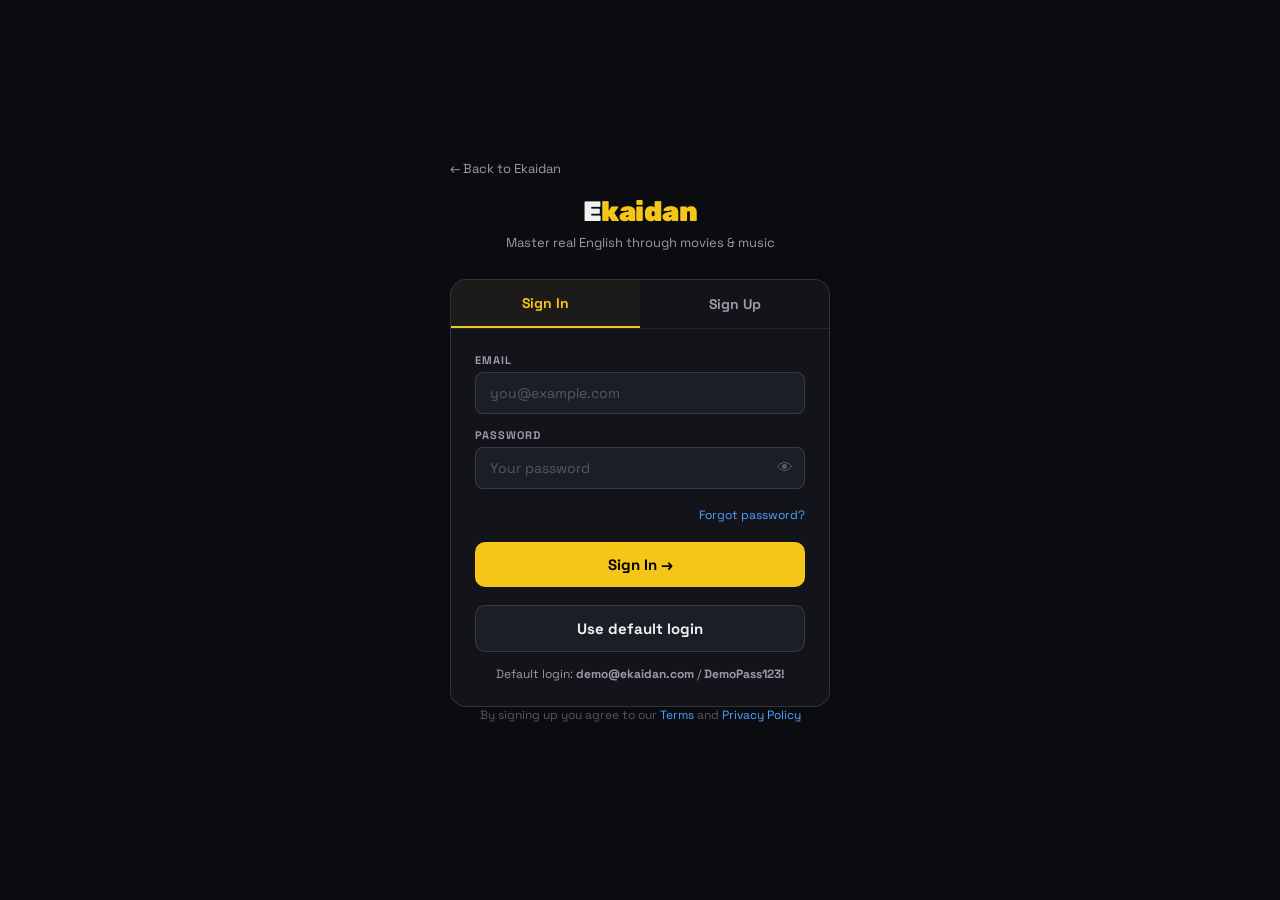
<file: music_library.html>
<!DOCTYPE html>
<html lang="en">

<head>
  <meta charset="UTF-8">
  <meta name="viewport" content="width=device-width, initial-scale=1.0">
  <title>Ekaidan — Music Library</title>
  <link rel="stylesheet" href="style.css">
  <style>
    .lib-header {
      padding: 28px 28px 0;
      max-width: 960px;
      margin: 0 auto;
    }

    .lib-title {
      font-size: 28px;
      font-weight: 900;
      letter-spacing: -1px;
      margin-bottom: 6px;
    }

    .lib-sub {
      font-size: 14px;
      color: var(--txt2);
      margin-bottom: 24px;
    }

    .lib-filters {
      display: flex;
      gap: 8px;
      flex-wrap: wrap;
      margin-bottom: 24px;
    }

    .filter-chip {
      padding: 7px 16px;
      border-radius: 100px;
      background: var(--bg2);
      border: 0.5px solid var(--border2);
      font-size: 13px;
      font-weight: 600;
      cursor: pointer;
      color: var(--txt2);
      transition: all 0.15s;
    }

    .filter-chip.active,
    .filter-chip:hover {
      background: var(--yellow);
      color: #000;
      border-color: var(--yellow);
    }

    .lib-search {
      position: relative;
      max-width: 320px;
      margin-bottom: 28px;
    }

    .lib-search input {
      width: 100%;
      padding: 10px 14px 10px 36px;
      background: var(--bg2);
      border: 0.5px solid var(--border2);
      border-radius: 100px;
      font-size: 13px;
      color: var(--txt);
      outline: none;
      transition: border-color 0.2s;
      font-family: 'Space Grotesk', sans-serif;
    }

    .lib-search input:focus {
      border-color: var(--yellow);
    }

    .lib-search input::placeholder {
      color: var(--txt3);
    }

    .lib-search::before {
      content: '🔍';
      position: absolute;
      left: 12px;
      top: 50%;
      transform: translateY(-50%);
      font-size: 13px;
      pointer-events: none;
    }

    .songs-grid {
      display: grid;
      grid-template-columns: repeat(auto-fill, minmax(200px, 1fr));
      gap: 12px;
      padding: 0 28px 48px;
      max-width: 960px;
      margin: 0 auto;
    }

    .song-card {
      background: var(--bg2);
      border: 0.5px solid var(--border2);
      border-radius: 14px;
      overflow: hidden;
      cursor: pointer;
      transition: border-color 0.2s, transform 0.15s;
    }

    .song-card:hover {
      border-color: rgba(245, 197, 24, 0.5);
      transform: translateY(-3px);
    }

    .song-thumb {
      width: 100%;
      aspect-ratio: 16/9;
      object-fit: cover;
      background: var(--bg3);
    }

    .song-thumb-placeholder {
      width: 100%;
      aspect-ratio: 16/9;
      background: var(--bg3);
      display: flex;
      align-items: center;
      justify-content: center;
      font-size: 36px;
    }

    .song-info {
      padding: 12px;
    }

    .song-title {
      font-size: 14px;
      font-weight: 700;
      margin-bottom: 3px;
      white-space: nowrap;
      overflow: hidden;
      text-overflow: ellipsis;
    }

    .song-artist {
      font-size: 12px;
      color: var(--txt2);
      margin-bottom: 8px;
    }

    .song-meta {
      display: flex;
      align-items: center;
      justify-content: space-between;
    }

    .song-diff {
      font-size: 10px;
      font-weight: 700;
      padding: 3px 8px;
      border-radius: 100px;
    }

    .diff-beginner {
      background: rgba(34, 217, 138, 0.15);
      color: var(--green);
    }

    .diff-intermediate {
      background: rgba(245, 197, 24, 0.15);
      color: var(--yellow);
    }

    .diff-advanced {
      background: rgba(255, 92, 92, 0.15);
      color: var(--red);
    }

    .song-xp {
      font-size: 11px;
      color: var(--yellow);
      font-weight: 700;
    }

    .empty-msg {
      grid-column: 1 / -1;
      text-align: center;
      padding: 48px;
      color: var(--txt3);
      font-size: 14px;
    }

    /* User bar */
    .user-bar {
      background: var(--bg2);
      border-bottom: 0.5px solid var(--border);
      padding: 10px 28px;
      display: flex;
      align-items: center;
      justify-content: space-between;
      max-width: 100%;
    }

    .user-bar-left {
      display: flex;
      align-items: center;
      gap: 12px;
    }

    .user-bar-xp {
      display: flex;
      align-items: center;
      gap: 8px;
      background: var(--bg3);
      padding: 6px 12px;
      border-radius: 100px;
      border: 0.5px solid var(--border2);
    }

    .xp-track-sm {
      width: 80px;
      height: 4px;
      background: var(--bg);
      border-radius: 2px;
      overflow: hidden;
    }

    .xp-fill-sm {
      height: 100%;
      background: var(--yellow);
      border-radius: 2px;
    }
  </style>
</head>

<body>

  <nav>
    <div class="logo"><a href="index.html" style="text-decoration:none;color:inherit">E<span>kaidan</span></a></div>
    <div id="user-bar-nav" style="display:flex;align-items:center;gap:10px">
      <!-- filled by JS -->
    </div>
    <a href="index.html" style="text-decoration:none"><button class="nav-btn">← Home</button></a>
  </nav>

  <div class="lib-header">
    <h1 class="lib-title">🎵 Music Library</h1>
    <p class="lib-sub" id="lib-sub">All songs available for study</p>

    <div class="lib-filters">
      <div class="filter-chip active" data-filter="">All</div>
      <div class="filter-chip" data-filter="Beginner">Beginner</div>
      <div class="filter-chip" data-filter="Intermediate">Intermediate</div>
      <div class="filter-chip" data-filter="Advanced">Advanced</div>
    </div>

    <div class="lib-search">
      <input type="text" id="lib-search-input" placeholder="Search songs or artists…" oninput="filterSongs()">
    </div>
  </div>

  <div class="songs-grid" id="songs-grid">
    <div class="empty-msg">Loading songs…</div>
  </div>

  <!-- Study modal (same as index.html) -->
  <div id="study-modal"
    style="display:none;position:fixed;inset:0;background:rgba(0,0,0,0.85);z-index:1000;overflow-y:auto;padding:20px">
    <div class="study-box"
      style="background:var(--bg2);border:0.5px solid var(--border2);border-radius:16px;width:100%;max-width:580px;margin:40px auto;overflow:hidden">
      <div
        style="background:var(--bg3);padding:16px 20px;display:flex;align-items:center;justify-content:space-between;border-bottom:0.5px solid var(--border)">
        <div>
          <div style="font-size:16px;font-weight:700" id="study-title"></div>
          <div style="font-size:12px;color:var(--txt2);margin-top:2px" id="study-artist"></div>
        </div>
        <button onclick="closeStudy()"
          style="background:none;border:none;color:var(--txt2);font-size:22px;cursor:pointer">✕</button>
      </div>
      <div style="position:relative;padding-top:56.25%;background:#000" id="study-video-wrap">
        <iframe id="study-iframe" style="position:absolute;inset:0;width:100%;height:100%;border:none"
          allowfullscreen></iframe>
      </div>
      <div style="padding:20px;display:flex;flex-direction:column;gap:16px">
        <div id="study-lyrics-section">
          <div
            style="font-size:10px;font-weight:700;letter-spacing:1.5px;text-transform:uppercase;color:var(--txt3);margin-bottom:8px">
            📝 Lyrics</div>
          <div id="study-lyrics"
            style="background:var(--bg3);border:0.5px solid var(--border);border-radius:10px;padding:14px 16px;font-size:14px;line-height:2">
          </div>
        </div>
        <div id="study-vocab-section">
          <div
            style="font-size:10px;font-weight:700;letter-spacing:1.5px;text-transform:uppercase;color:var(--txt3);margin-bottom:8px">
            📖 Key Vocabulary</div>
          <div id="study-vocab"
            style="background:var(--bg3);border:0.5px solid var(--border);border-radius:10px;padding:14px 16px;font-size:13px;color:var(--txt2);white-space:pre-line">
          </div>
        </div>
        <div id="study-quiz"
          style="display:none;background:var(--bg3);border:0.5px solid var(--border2);border-radius:10px;padding:16px">
          <div
            style="font-size:10px;font-weight:700;letter-spacing:1.5px;text-transform:uppercase;color:var(--txt3);margin-bottom:12px">
            🧠 Fill in the Blank</div>
          <div id="quiz-question"
            style="font-size:16px;font-weight:700;text-align:center;margin-bottom:16px;line-height:1.6"></div>
          <div id="quiz-options" style="display:grid;grid-template-columns:1fr 1fr;gap:8px;margin-bottom:12px"></div>
          <div id="quiz-hint" style="font-size:12px;text-align:center;color:var(--txt3)">Choose your answer</div>
        </div>
        <div id="xp-earn-banner"
          style="display:none;background:rgba(245,197,24,0.1);border:0.5px solid rgba(245,197,24,0.3);border-radius:8px;padding:10px 14px;font-size:13px;color:var(--yellow);font-weight:700;text-align:center">
        </div>
      </div>
    </div>
  </div>

  <script src="site_js_final.js"></script>
  <script>
    // ── AUTH GUARD ──
    if (!AUTH.requireAuth('music.html')) { /* redirected */ }

    // ── LOAD USER ──
    const profile = AUTH.currentProfile();
    if (profile) {
      const nav = document.getElementById('user-bar-nav');
      nav.innerHTML = `
    <div style="display:flex;align-items:center;gap:8px;background:var(--bg3);padding:6px 12px;border-radius:100px;border:0.5px solid var(--border2)">
      <span style="font-size:12px;color:var(--yellow);font-weight:700">Lv ${profile.level || 1}</span>
      <div style="width:60px;height:4px;background:var(--bg);border-radius:2px;overflow:hidden">
        <div style="width:${Math.min(((profile.xp || 0) % 500) / 5, 100)}%;height:100%;background:var(--yellow);border-radius:2px"></div>
      </div>
      <span style="font-size:11px;color:var(--txt2)">${(profile.xp || 0).toLocaleString()} XP</span>
    </div>
    <span style="font-size:13px;font-weight:700;color:var(--txt)">${profile.username}</span>`;
      document.getElementById('lib-sub').textContent =
        `Welcome back, ${profile.username}! ${songs ? songs.length : ''} songs ready to study.`;
    }

    // ── ALL SONGS ──
    let songs = [];
    let activeFilter = '';

    async function loadSongs() {
      const grid = document.getElementById('songs-grid');
      try {
        const all = await DB.getSongs();
        songs = all.filter(s => s.status === 'Live' || !s.status);
        renderGrid();
      } catch (e) {
        grid.innerHTML = '<div class="empty-msg">Could not load songs. Please try again.</div>';
      }
    }

    function renderGrid() {
      const grid = document.getElementById('songs-grid');
      const q = document.getElementById('lib-search-input').value.toLowerCase().trim();

      const filtered = songs.filter(s => {
        const matchLevel = !activeFilter || (s.difficulty || s.level || '') === activeFilter;
        const matchSearch = !q || s.title.toLowerCase().includes(q) || (s.artist || '').toLowerCase().includes(q);
        return matchLevel && matchSearch;
      });

      if (!filtered.length) {
        grid.innerHTML = '<div class="empty-msg">No songs found. Try a different filter.</div>';
        return;
      }

      grid.innerHTML = '';
      filtered.forEach(song => {
        const level = song.difficulty || song.level || '';
        const diffClass = level === 'Beginner' ? 'diff-beginner' :
          level === 'Intermediate' ? 'diff-intermediate' : 'diff-advanced';
        const thumb = song.youtube_id
          ? `<img class="song-thumb" src="https://img.youtube.com/vi/${song.youtube_id}/mqdefault.jpg" loading="lazy">`
          : `<div class="song-thumb-placeholder">🎵</div>`;

        const card = document.createElement('div');
        card.className = 'song-card';
        card.innerHTML = `
      ${thumb}
      <div class="song-info">
        <div class="song-title">${song.title}</div>
        <div class="song-artist">${song.artist || '—'}</div>
        <div class="song-meta">
          <span class="song-diff ${diffClass}">${level || 'Any'}</span>
          <span class="song-xp">+${song.xp || 0} XP</span>
        </div>
      </div>`;
        card.onclick = () => openStudy(song);
        grid.appendChild(card);
      });
    }

    function filterSongs() { renderGrid(); }

    // Filter chips
    document.querySelectorAll('.filter-chip').forEach(chip => {
      chip.addEventListener('click', function () {
        document.querySelectorAll('.filter-chip').forEach(c => c.classList.remove('active'));
        this.classList.add('active');
        activeFilter = this.dataset.filter;
        renderGrid();
      });
    });

    // ── STUDY MODAL ──
    function openStudy(song) {
      document.getElementById('study-title').textContent = song.title;
      document.getElementById('study-artist').textContent = song.artist || '';
      const iframe = document.getElementById('study-iframe');
      if (song.youtube_id) {
        iframe.src = `https://www.youtube.com/embed/${song.youtube_id}?autoplay=1`;
        document.getElementById('study-video-wrap').style.display = '';
      } else {
        iframe.src = '';
        document.getElementById('study-video-wrap').style.display = 'none';
      }
      const lyrics = song.lyrics || [];
      const lyricsEl = document.getElementById('study-lyrics');
      if (lyrics.length) {
        lyricsEl.innerHTML = lyrics.map(l => `<span style="display:block;padding:2px 0;border-bottom:0.5px solid var(--border);cursor:pointer" onmouseover="this.style.color='var(--yellow)'" onmouseout="this.style.color=''">${l}</span>`).join('');
        document.getElementById('study-lyrics-section').style.display = '';
      } else {
        document.getElementById('study-lyrics-section').style.display = 'none';
      }
      const vocab = song.vocab || song.vocabulary || '';
      if (vocab) {
        document.getElementById('study-vocab').textContent = vocab;
        document.getElementById('study-vocab-section').style.display = '';
      } else {
        document.getElementById('study-vocab-section').style.display = 'none';
      }
      buildQuiz(lyrics);
      document.getElementById('xp-earn-banner').style.display = 'none';
      document.getElementById('study-modal').style.display = 'flex';
      document.getElementById('study-modal').style.alignItems = 'flex-start';
      document.getElementById('study-modal').style.justifyContent = 'center';
    }

    function buildQuiz(lyrics) {
      const quizEl = document.getElementById('study-quiz');
      const line = lyrics.find(l => l.split(' ').length >= 4);
      if (!line) { quizEl.style.display = 'none'; return; }
      const words = line.split(' ');
      const answerIdx = words.slice(1).findIndex(w => w.length > 3) + 1;
      if (answerIdx <= 0) { quizEl.style.display = 'none'; return; }
      const answer = words[answerIdx].replace(/[^a-zA-Z']/g, '');
      if (!answer) { quizEl.style.display = 'none'; return; }
      const display = words.map((w, i) => i === answerIdx
        ? `<span style="display:inline-block;border-bottom:2px solid var(--yellow);min-width:70px;text-align:center;color:var(--yellow);font-weight:700;padding:0 4px;margin:0 4px" id="quiz-blank">_____</span>`
        : w).join(' ');
      document.getElementById('quiz-question').innerHTML = `"${display}"`;
      const pool = ['the', 'and', 'you', 'love', 'know', 'feel', 'time', 'make', 'come', 'going', 'never', 'always', 'every', 'heart', 'night'];
      const distractors = [...pool].sort(() => Math.random() - 0.5).filter(w => w !== answer.toLowerCase()).slice(0, 3);
      const opts = [answer, ...distractors].sort(() => Math.random() - 0.5);
      const optionsEl = document.getElementById('quiz-options');
      optionsEl.innerHTML = '';
      opts.forEach(opt => {
        const btn = document.createElement('div');
        btn.style.cssText = 'background:var(--bg2);border:0.5px solid var(--border2);padding:10px 14px;border-radius:8px;font-size:14px;cursor:pointer;text-align:center;color:var(--txt);transition:all 0.15s';
        btn.textContent = opt;
        btn.onmouseover = () => { if (!btn.dataset.answered) btn.style.borderColor = 'var(--blue)'; };
        btn.onmouseout = () => { if (!btn.dataset.answered) btn.style.borderColor = 'var(--border2)'; };
        btn.onclick = () => {
          if (document.querySelector('[data-answered]')) return;
          btn.dataset.answered = '1';
          const hint = document.getElementById('quiz-hint');
          const blank = document.getElementById('quiz-blank');
          if (opt === answer) {
            btn.style.cssText += ';border-color:var(--green);background:rgba(34,217,138,0.1);color:var(--green)';
            if (blank) blank.textContent = answer;
            hint.textContent = '✓ 正解！ Correct!'; hint.style.color = 'var(--green)';
            const banner = document.getElementById('xp-earn-banner');
            banner.textContent = '🎉 +XP earned!'; banner.style.display = 'block';
            // Award XP
            const user = AUTH.currentUser();
            if (user) DB.awardXP(user.id, 10).catch(() => { });
          } else {
            btn.style.cssText += ';border-color:var(--red);background:rgba(255,92,92,0.1);color:var(--red)';
            hint.textContent = `✗ The answer was "${answer}"`; hint.style.color = 'var(--red)';
            optionsEl.querySelectorAll('div').forEach(o => {
              if (o.textContent === answer) o.style.cssText += ';border-color:var(--green);background:rgba(34,217,138,0.1);color:var(--green)';
            });
          }
        };
        optionsEl.appendChild(btn);
      });
      quizEl.style.display = '';
    }

    function closeStudy() {
      document.getElementById('study-iframe').src = '';
      document.getElementById('study-modal').style.display = 'none';
    }
    document.getElementById('study-modal').addEventListener('click', function (e) {
      if (e.target === this) closeStudy();
    });

    loadSongs();
  </script>
</body>

</html>
</file>
<file: style.css>
@import url('https://fonts.googleapis.com/css2?family=Space+Grotesk:wght@400;500;700&family=Rubik:wght@400;500;700;900&display=swap');

* {
  box-sizing: border-box;
  margin: 0;
  padding: 0
}

:root {
  --bg: #0b0c10;
  --bg2: #13141a;
  --bg3: #1c1e27;
  --border: rgba(255, 255, 255, 0.07);
  --border2: rgba(255, 255, 255, 0.13);
  --txt: #f0f0f0;
  --txt2: #9a9aaa;
  --txt3: #555568;
  --yellow: #f5c518;
  --green: #22d98a;
  --blue: #4fa3ff;
  --purple: #a78bfa;
  --red: #ff5c5c;
  --orange: #ff8c3a;
  --r: 10px;
  --r2: 16px;
}

body {
  font-family: 'Space Grotesk', sans-serif;
  background: var(--bg);
  color: var(--txt);
  overflow-x: hidden
}

h1,
h2,
h3,
.logo {
  font-family: 'Rubik', sans-serif
}

nav {
  display: flex;
  align-items: center;
  justify-content: space-between;
  padding: 14px 28px;
  border-bottom: 0.5px solid var(--border);
  background: var(--bg)
}

.logo {
  font-size: 20px;
  font-weight: 900;
  letter-spacing: -0.5px;
  color: var(--txt)
}

.logo span {
  color: var(--yellow)
}

.nav-r {
  display: flex;
  align-items: center;
  gap: 16px
}

.xp-bar-mini {
  display: flex;
  align-items: center;
  gap: 8px;
  background: var(--bg3);
  padding: 6px 12px;
  border-radius: 100px;
  border: 0.5px solid var(--border2)
}

.xp-track {
  width: 80px;
  height: 5px;
  background: var(--bg);
  border-radius: 3px;
  overflow: hidden
}

.xp-fill {
  height: 100%;
  width: 62%;
  background: var(--yellow);
  border-radius: 3px;
  transition: width 0.6s
}

.xp-label {
  font-size: 12px;
  color: var(--yellow);
  font-weight: 700
}

.level-badge {
  background: var(--yellow);
  color: #000;
  font-size: 11px;
  font-weight: 700;
  padding: 4px 10px;
  border-radius: 100px
}

.nav-btn {
  background: var(--green);
  color: #000;
  font-size: 13px;
  font-weight: 700;
  padding: 7px 18px;
  border-radius: 100px;
  border: none;
  cursor: pointer;
  font-family: 'Space Grotesk', sans-serif
}

.hero {
  padding: 56px 28px 40px;
  text-align: center;
  position: relative
}

.hero-eyebrow {
  display: inline-flex;
  align-items: center;
  gap: 8px;
  background: var(--bg3);
  border: 0.5px solid var(--border2);
  border-radius: 100px;
  padding: 5px 14px;
  font-size: 12px;
  color: var(--txt2);
  margin-bottom: 20px
}

.pulse {
  width: 7px;
  height: 7px;
  background: var(--green);
  border-radius: 50%;
  animation: pulse 1.4s ease-in-out infinite
}

@keyframes pulse {

  0%,
  100% {
    transform: scale(1);
    opacity: 1
  }

  50% {
    transform: scale(1.5);
    opacity: 0.5
  }
}

.hero h1 {
  font-size: 54px;
  font-weight: 900;
  line-height: 1.0;
  letter-spacing: -2px;
  margin-bottom: 16px
}

.hero h1 .hl {
  color: var(--yellow)
}

.hero p {
  font-size: 16px;
  color: var(--txt2);
  max-width: 440px;
  margin: 0 auto 28px;
  line-height: 1.6
}

.modes-row {
  display: flex;
  gap: 10px;
  justify-content: center;
  flex-wrap: wrap;
  margin-bottom: 40px
}

.mode-btn {
  display: flex;
  align-items: center;
  gap: 8px;
  background: var(--bg3);
  border: 0.5px solid var(--border2);
  padding: 10px 18px;
  border-radius: 100px;
  font-size: 14px;
  font-weight: 500;
  cursor: pointer;
  transition: all 0.15s;
  color: var(--txt)
}

.mode-btn:hover,
.mode-btn.active {
  border-color: var(--yellow);
  color: var(--yellow)
}

.mode-icon {
  font-size: 16px;
  width: 16px;
  height: 16px
}

.section {
  padding: 0 28px 48px;
  max-width: 860px;
  margin: 0 auto
}

.sec-head {
  display: flex;
  align-items: center;
  justify-content: space-between;
  margin-bottom: 16px
}

.sec-title {
  font-size: 13px;
  font-weight: 700;
  color: var(--txt2);
  letter-spacing: 1.5px;
  text-transform: uppercase
}

.sec-link {
  font-size: 12px;
  color: var(--blue);
  cursor: pointer
}

.scene-card-big {
  background: var(--bg2);
  border: 0.5px solid var(--border2);
  border-radius: var(--r2);
  overflow: hidden;
  margin-bottom: 12px;
  cursor: pointer;
  transition: border-color 0.15s
}

.scene-card-big:hover {
  border-color: rgba(255, 255, 255, 0.25)
}

.scene-screen {
  background: var(--bg3);
  height: 160px;
  display: flex;
  align-items: center;
  justify-content: center;
  position: relative;
  border-bottom: 0.5px solid var(--border)
}

.screen-inner {
  text-align: center
}

.movie-title {
  font-size: 11px;
  color: var(--txt3);
  letter-spacing: 2px;
  text-transform: uppercase;
  margin-bottom: 8px
}

.play-circle {
  width: 50px;
  height: 50px;
  border-radius: 50%;
  border: 2px solid rgba(255, 255, 255, 0.3);
  display: flex;
  align-items: center;
  justify-content: center;
  margin: 0 auto
}

.play-tri {
  border-left: 18px solid #fff;
  border-top: 10px solid transparent;
  border-bottom: 10px solid transparent;
  margin-left: 4px
}

.scene-tags {
  display: flex;
  gap: 6px;
  position: absolute;
  top: 10px;
  left: 12px
}

.tag {
  font-size: 10px;
  font-weight: 700;
  padding: 3px 9px;
  border-radius: 100px
}

.tag.diff-easy {
  background: rgba(34, 217, 138, 0.15);
  color: var(--green)
}

.tag.diff-med {
  background: rgba(245, 197, 24, 0.15);
  color: var(--yellow)
}

.tag.diff-hard {
  background: rgba(255, 92, 92, 0.15);
  color: var(--red)
}

.tag.genre {
  background: rgba(255, 255, 255, 0.07);
  color: var(--txt2)
}

.xp-tag {
  position: absolute;
  top: 10px;
  right: 12px;
  background: rgba(245, 197, 24, 0.2);
  color: var(--yellow);
  font-size: 11px;
  font-weight: 700;
  padding: 3px 9px;
  border-radius: 100px
}

.scene-bottom {
  display: flex;
  align-items: center;
  justify-content: space-between;
  padding: 12px 16px
}

.scene-info .title {
  font-size: 14px;
  font-weight: 700;
  margin-bottom: 2px
}

.scene-info .sub {
  font-size: 12px;
  color: var(--txt2)
}

.scene-meta {
  display: flex;
  gap: 8px;
  align-items: center
}

.hearts {
  display: flex;
  gap: 3px
}

.heart {
  width: 10px;
  height: 10px;
  background: var(--red);
  clip-path: polygon(50% 90%, 10% 40%, 30% 10%, 50% 30%, 70% 10%, 90% 40%)
}

.combo-badge {
  background: var(--orange);
  color: #fff;
  font-size: 11px;
  font-weight: 700;
  padding: 3px 9px;
  border-radius: 100px
}

.cards-3 {
  display: grid;
  grid-template-columns: repeat(3, 1fr);
  gap: 10px;
  margin-bottom: 12px
}

.mini-card {
  background: var(--bg2);
  border: 0.5px solid var(--border2);
  border-radius: var(--r);
  padding: 14px;
  cursor: pointer;
  transition: border-color 0.2s, transform 0.15s
}

.mini-card:hover {
  border-color: rgba(255, 255, 255, 0.2);
  transform: translateY(-2px)
}

.mini-card .mc-icon {
  font-size: 22px;
  width: 22px;
  height: 22px;
  margin-bottom: 10px
}

.mini-card .mc-title {
  font-size: 13px;
  font-weight: 700;
  margin-bottom: 3px
}

.mini-card .mc-sub {
  font-size: 11px;
  color: var(--txt2);
  line-height: 1.4
}

.mini-card .mc-xp {
  font-size: 11px;
  color: var(--yellow);
  font-weight: 700;
  margin-top: 8px
}

.challenge-section {
  background: var(--bg2);
  border: 0.5px solid var(--border2);
  border-radius: var(--r2);
  padding: 20px;
  margin-bottom: 48px;
  margin-left: 28px;
  margin-right: 28px;
  max-width: 860px;
  margin-left: auto;
  margin-right: auto
}

.ch-head {
  display: flex;
  align-items: center;
  justify-content: space-between;
  margin-bottom: 16px
}

.ch-title {
  font-size: 15px;
  font-weight: 700
}

.ch-badge {
  background: rgba(167, 139, 250, 0.2);
  color: var(--purple);
  font-size: 11px;
  font-weight: 700;
  padding: 4px 10px;
  border-radius: 100px
}

.ch-question {
  font-size: 20px;
  font-weight: 700;
  text-align: center;
  margin: 20px 0;
  color: var(--txt)
}

.ch-blanks {
  text-align: center;
  margin-bottom: 20px
}

.blank {
  display: inline-block;
  border-bottom: 2px solid var(--yellow);
  min-width: 80px;
  text-align: center;
  color: var(--yellow);
  font-weight: 700;
  font-size: 18px;
  padding: 0 4px;
  margin: 0 4px
}

.ch-options {
  display: grid;
  grid-template-columns: 1fr 1fr;
  gap: 8px
}

.ch-opt {
  background: var(--bg3);
  border: 0.5px solid var(--border2);
  padding: 11px 16px;
  border-radius: var(--r);
  font-size: 14px;
  cursor: pointer;
  transition: all 0.15s;
  text-align: center;
  color: var(--txt)
}

.ch-opt:hover {
  border-color: var(--blue);
  color: var(--blue)
}

.ch-opt.correct {
  border-color: var(--green);
  background: rgba(34, 217, 138, 0.1);
  color: var(--green)
}

.ch-opt.wrong {
  border-color: var(--red);
  background: rgba(255, 92, 92, 0.1);
  color: var(--red)
}

.ch-timer {
  display: flex;
  align-items: center;
  gap: 8px;
  font-size: 13px;
  color: var(--txt2)
}

.timer-track {
  flex: 1;
  height: 4px;
  background: var(--bg3);
  border-radius: 2px;
  overflow: hidden
}

.timer-fill {
  height: 100%;
  background: var(--yellow);
  border-radius: 2px;
  transition: width 0.1s linear
}

.leaderboard {
  background: var(--bg2);
  border: 0.5px solid var(--border2);
  border-radius: var(--r2);
  overflow: hidden;
  margin-bottom: 48px;
  margin-left: auto;
  margin-right: auto;
  max-width: 860px
}

.lb-head {
  padding: 14px 18px;
  border-bottom: 0.5px solid var(--border);
  display: flex;
  align-items: center;
  justify-content: space-between
}

.lb-title {
  font-size: 14px;
  font-weight: 700
}

.lb-sub {
  font-size: 12px;
  color: var(--txt2)
}

.lb-row {
  display: flex;
  align-items: center;
  gap: 12px;
  padding: 10px 18px;
  border-bottom: 0.5px solid var(--border)
}

.lb-row:last-child {
  border-bottom: none
}

.lb-row.me {
  background: rgba(245, 197, 24, 0.05);
  border-color: rgba(245, 197, 24, 0.15)
}

.lb-rank {
  font-size: 13px;
  font-weight: 700;
  color: var(--txt3);
  width: 24px;
  text-align: center
}

.lb-rank.gold {
  color: var(--yellow)
}

.lb-rank.silver {
  color: #aaa
}

.lb-rank.bronze {
  color: var(--orange)
}

.lb-avatar {
  width: 30px;
  height: 30px;
  border-radius: 50%;
  display: flex;
  align-items: center;
  justify-content: center;
  font-size: 12px;
  font-weight: 700
}

.lb-name {
  flex: 1;
  font-size: 13px;
  font-weight: 500
}

.lb-name .lb-you {
  font-size: 10px;
  background: rgba(245, 197, 24, 0.2);
  color: var(--yellow);
  padding: 2px 6px;
  border-radius: 100px;
  margin-left: 6px;
  font-weight: 700
}

.lb-score {
  font-size: 13px;
  font-weight: 700;
  color: var(--yellow)
}

.lb-streak {
  font-size: 11px;
  color: var(--txt2);
  margin-left: 8px
}

.daily-row {
  display: grid;
  grid-template-columns: 1fr 1fr;
  gap: 10px;
  padding: 0 28px 48px;
  max-width: 860px;
  margin: 0 auto
}

.daily-card {
  background: var(--bg2);
  border: 0.5px solid var(--border2);
  border-radius: var(--r2);
  padding: 18px;
  position: relative;
  overflow: hidden
}

.dc-top {
  display: flex;
  align-items: flex-start;
  justify-content: space-between;
  margin-bottom: 10px
}

.dc-icon {
  font-size: 22px;
  width: 22px;
  height: 22px
}

.dc-done {
  background: rgba(34, 217, 138, 0.15);
  color: var(--green);
  font-size: 10px;
  font-weight: 700;
  padding: 3px 8px;
  border-radius: 100px
}

.dc-pending {
  background: rgba(245, 197, 24, 0.15);
  color: var(--yellow);
  font-size: 10px;
  font-weight: 700;
  padding: 3px 8px;
  border-radius: 100px
}

.dc-title {
  font-size: 14px;
  font-weight: 700;
  margin-bottom: 4px
}

.dc-sub {
  font-size: 12px;
  color: var(--txt2);
  margin-bottom: 12px;
  line-height: 1.5
}

.dc-xp {
  font-size: 12px;
  color: var(--yellow);
  font-weight: 700
}

.dc-progress {
  height: 3px;
  background: var(--bg3);
  border-radius: 2px;
  margin-top: 10px;
  overflow: hidden
}

.dc-fill {
  height: 100%;
  border-radius: 2px;
  background: var(--green)
}

.streak-row {
  display: flex;
  gap: 10px;
  padding: 0 28px 48px;
  max-width: 860px;
  margin: 0 auto
}

.streak-big {
  background: var(--bg2);
  border: 0.5px solid var(--border2);
  border-radius: var(--r2);
  padding: 18px;
  flex: 1;
  text-align: center
}

.streak-num {
  font-size: 48px;
  font-weight: 900;
  color: var(--yellow);
  line-height: 1;
  font-family: 'Rubik', sans-serif
}

.streak-sub {
  font-size: 12px;
  color: var(--txt2);
  margin-top: 4px
}

.flame-row {
  display: flex;
  justify-content: center;
  gap: 4px;
  margin-top: 10px
}

.flame {
  width: 12px;
  height: 14px;
  background: var(--orange);
  clip-path: polygon(50% 0%, 100% 40%, 80% 100%, 20% 100%, 0% 40%);
  opacity: 0.3
}

.flame.lit {
  opacity: 1
}

.badges-grid {
  display: grid;
  grid-template-columns: repeat(4, 1fr);
  gap: 8px;
  flex: 2
}

.badge-item {
  background: var(--bg3);
  border: 0.5px solid var(--border2);
  border-radius: var(--r);
  padding: 10px;
  text-align: center
}

.badge-icon {
  font-size: 20px;
  width: 20px;
  height: 20px;
  margin: 0 auto 6px
}

.badge-name {
  font-size: 10px;
  color: var(--txt2)
}

.badge-item.locked {
  opacity: 0.35
}

.cta-band {
  background: var(--yellow);
  padding: 36px 28px;
  text-align: center
}

.cta-band h2 {
  font-family: 'Rubik', sans-serif;
  font-size: 32px;
  font-weight: 900;
  color: #000;
  margin-bottom: 8px;
  letter-spacing: -1px
}

.cta-band p {
  font-size: 14px;
  color: rgba(0, 0, 0, 0.6);
  margin-bottom: 20px
}

.cta-row {
  display: flex;
  gap: 10px;
  justify-content: center;
  flex-wrap: wrap
}

.cta-dark {
  background: #000;
  color: #fff;
  border: none;
  padding: 12px 28px;
  border-radius: 100px;
  font-size: 14px;
  font-weight: 700;
  cursor: pointer;
  font-family: 'Space Grotesk', sans-serif
}

.cta-ghost {
  background: transparent;
  color: #000;
  border: 2px solid rgba(0, 0, 0, 0.2);
  padding: 11px 24px;
  border-radius: 100px;
  font-size: 13px;
  font-weight: 600;
  cursor: pointer;
  font-family: 'Space Grotesk', sans-serif
}

footer {
  border-top: 0.5px solid var(--border);
  padding: 18px 28px;
  display: flex;
  justify-content: space-between;
  align-items: center;
  font-size: 12px;
  color: var(--txt3)
}


/* GRID */
.grid-2 {
  display: grid;
  grid-template-columns: 1fr 1fr;
  gap: 20px;
}

/* CARD */
.card {
  background: #111;
  border: 1px solid #222;
  border-radius: 14px;
  padding: 20px;
  box-shadow: 0 8px 24px rgba(0, 0, 0, 0.3);
}

/* FORM */
.form-group {
  margin-bottom: 14px;
}

.form-group label {
  font-size: 12px;
  color: #aaa;
  display: block;
  margin-bottom: 4px;
}

.form-row {
  display: flex;
  gap: 10px;
}

.form-row>div {
  flex: 1;
}

/* INPUTS */
input,
select {
  width: 100%;
  padding: 10px;
  border-radius: 8px;
  border: 1px solid #333;
  background: #0b0b0b;
  color: #fff;
}

/* BUTTON */
.btn-primary {
  margin-top: 12px;
  width: 100%;
  padding: 12px;
  border-radius: 10px;
  border: none;
  background: linear-gradient(135deg, #4fa3ff, #7b61ff);
  color: white;
  font-weight: bold;
  cursor: pointer;
  transition: 0.2s;
}

.btn-primary:hover {
  transform: translateY(-1px);
  opacity: 0.9;
}



@media (max-width: 800px) {
  .grid-2 {
    grid-template-columns: 1fr;
  }
}
</file>
